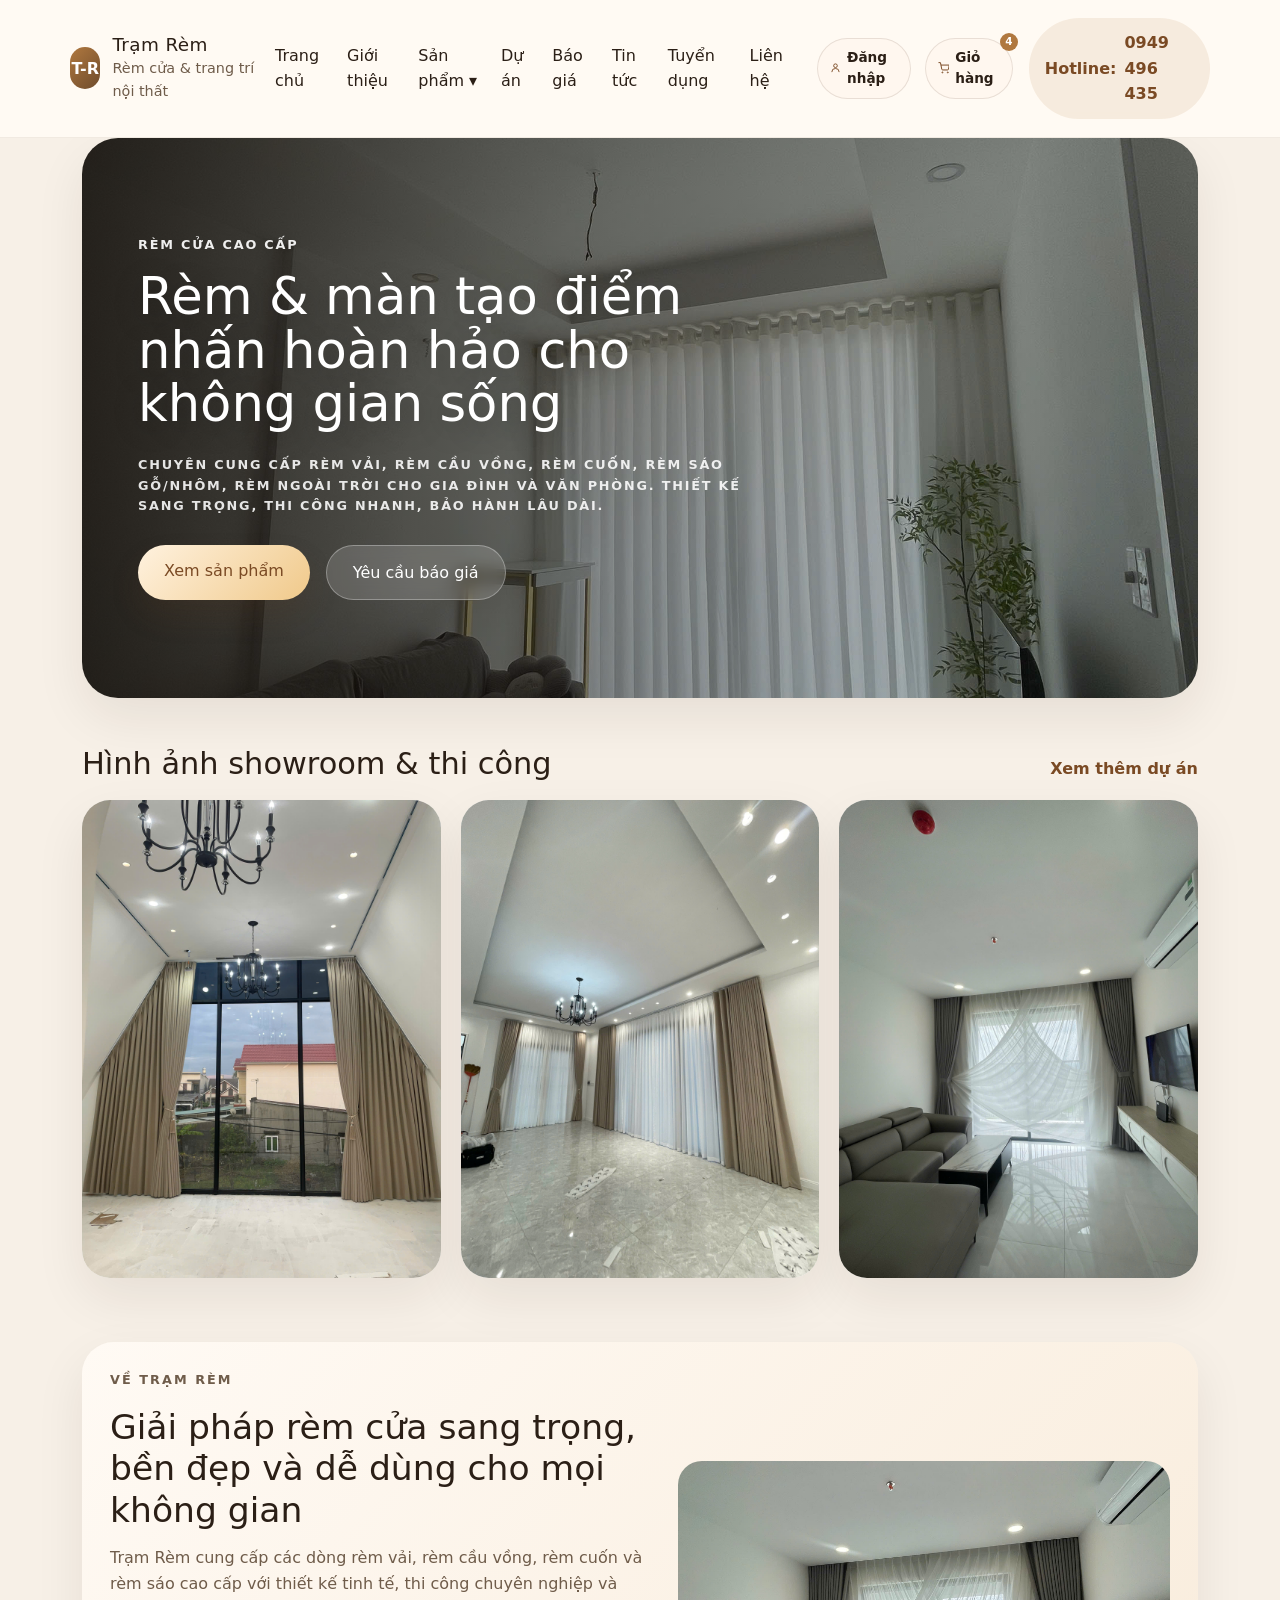
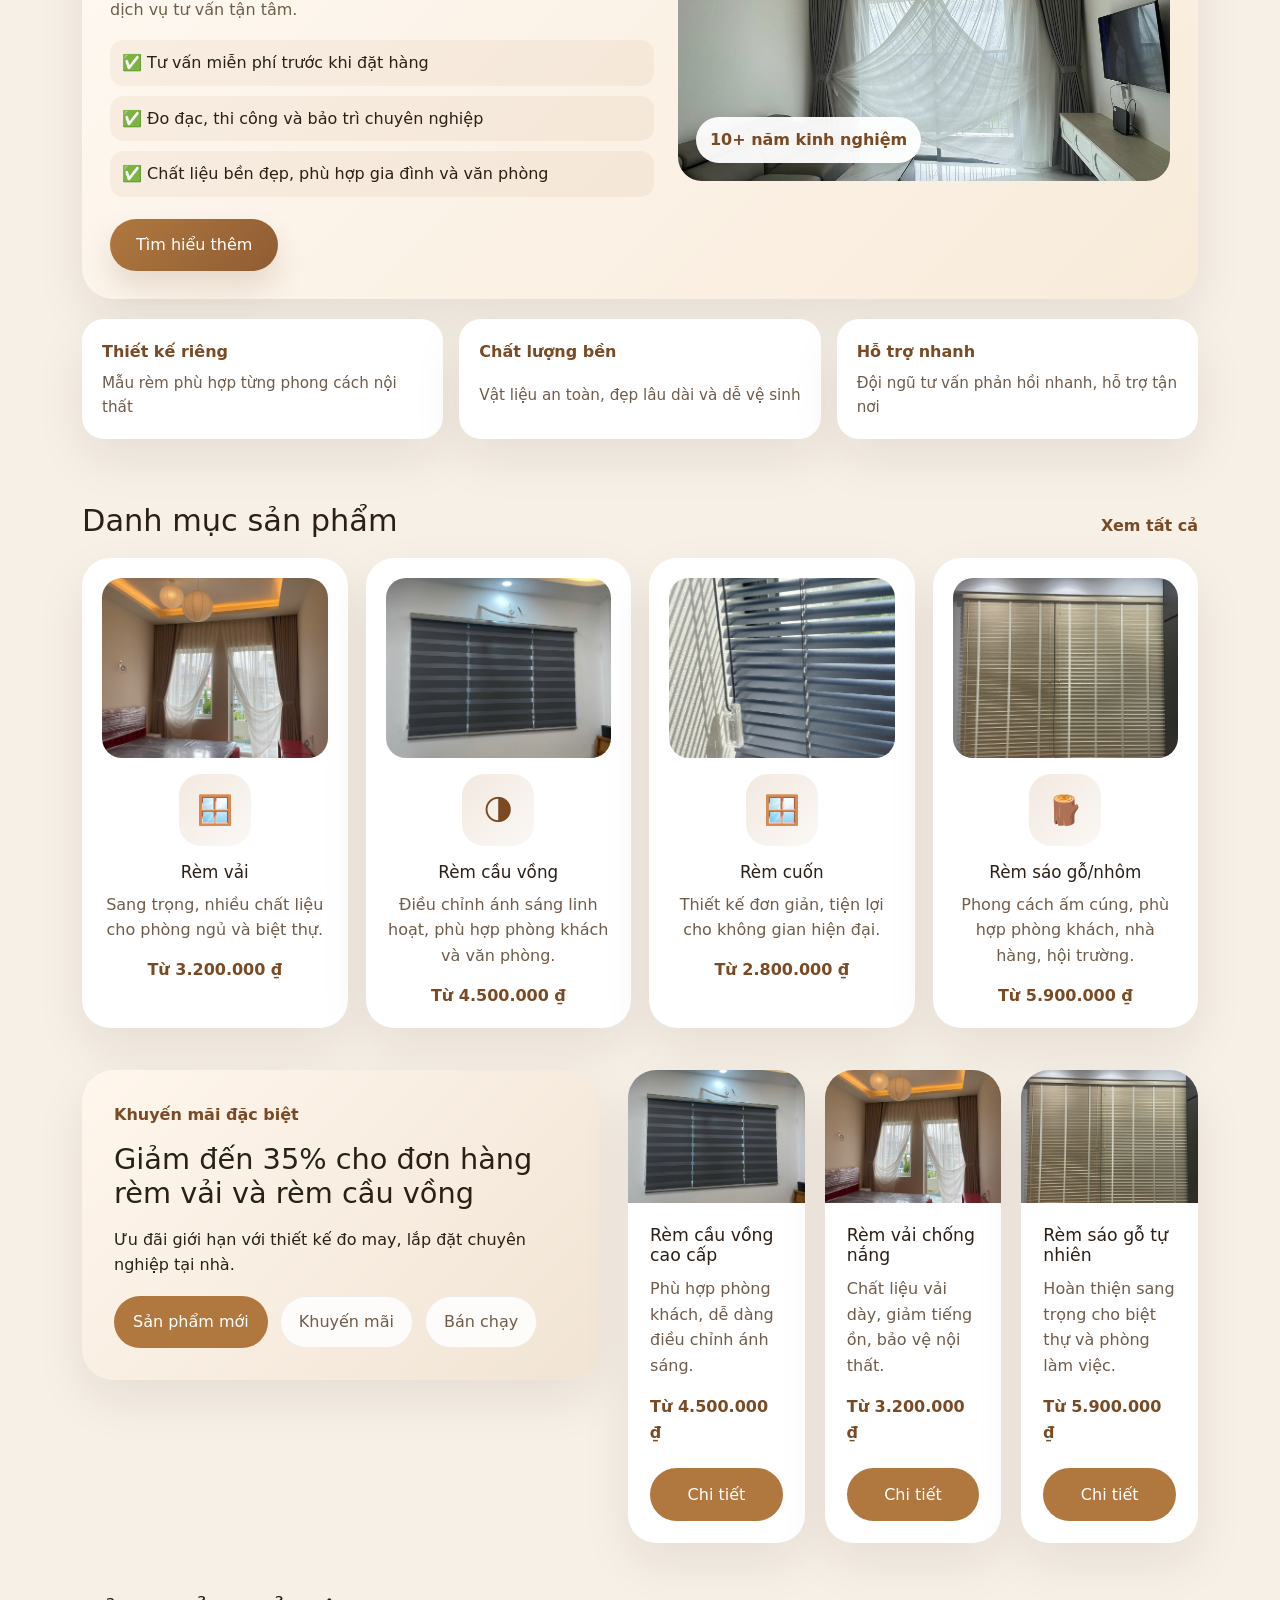
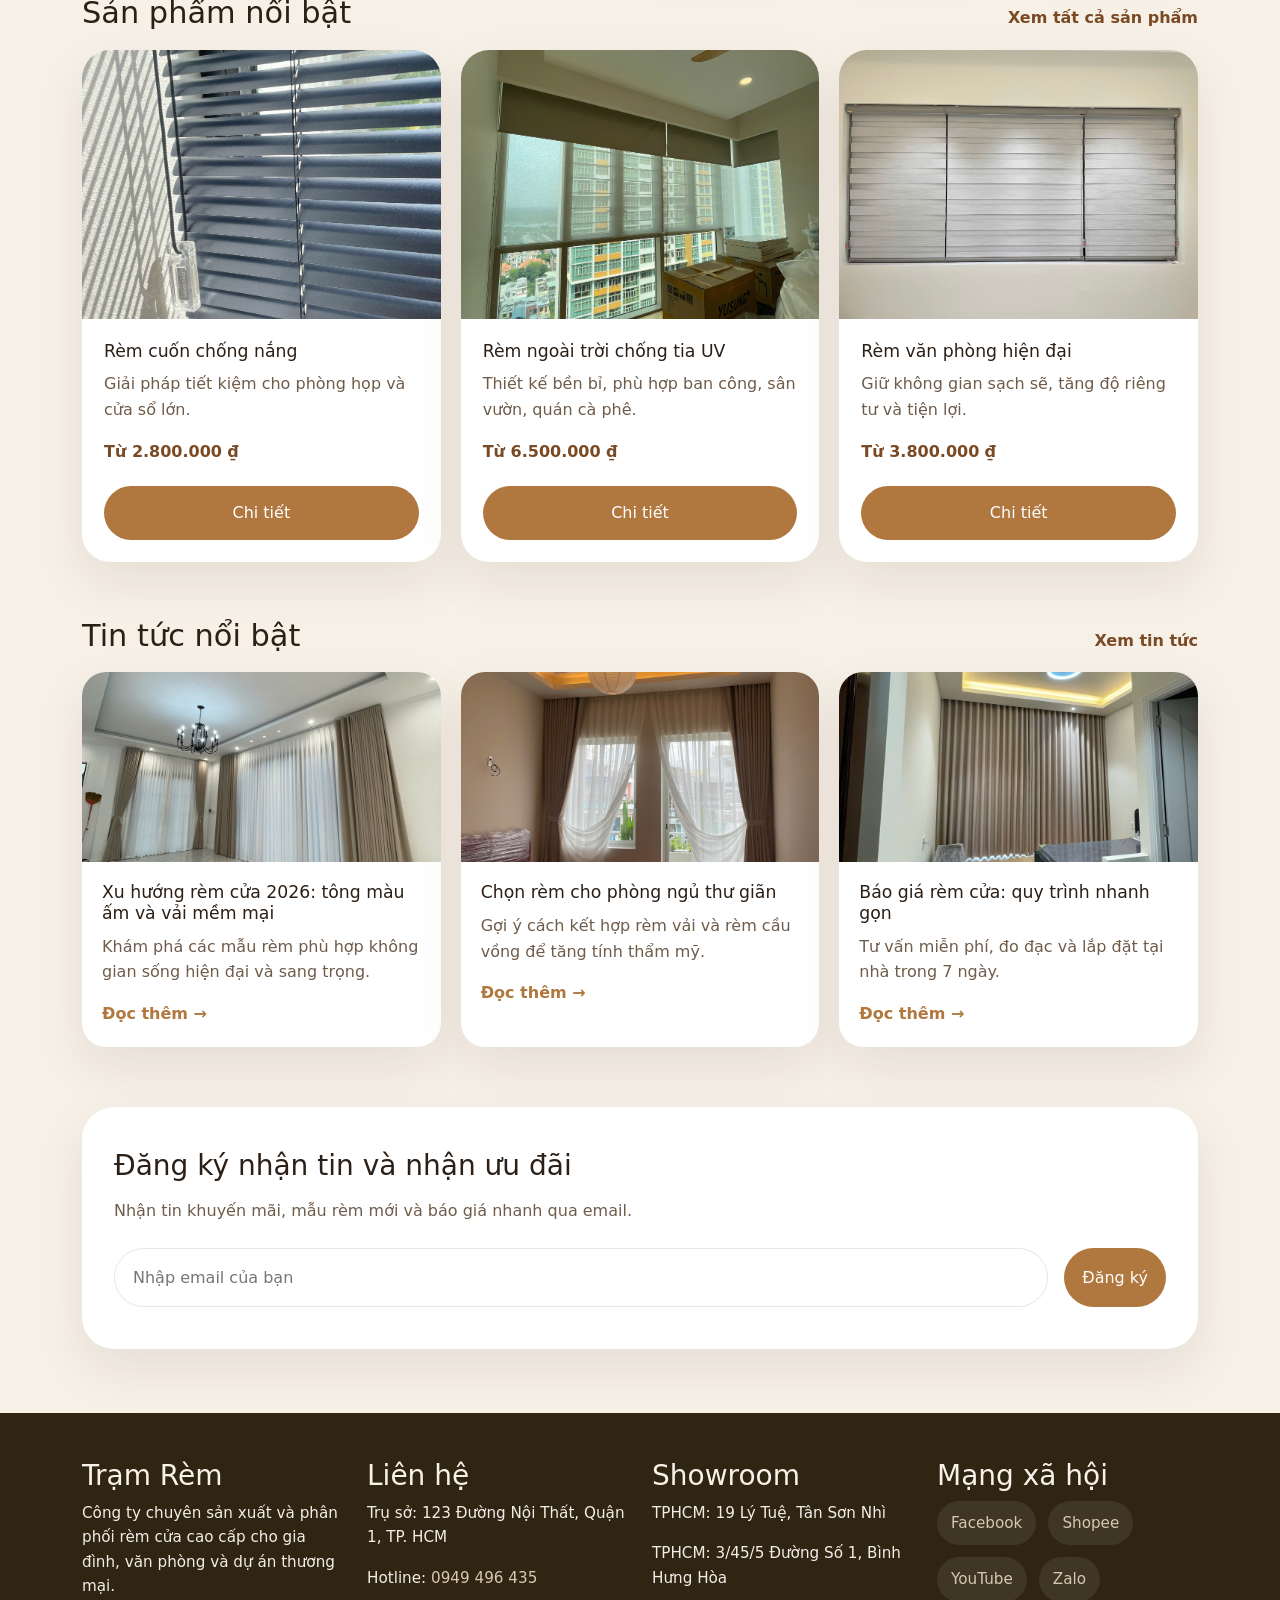
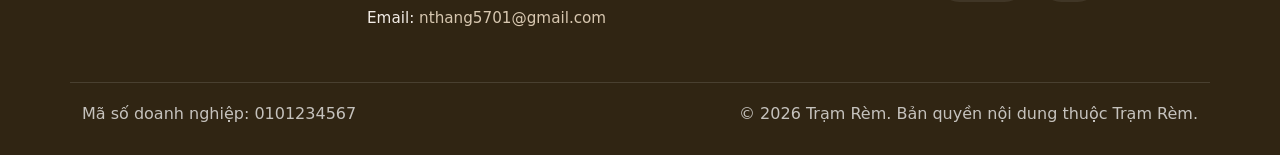
<file: index.html>
<!DOCTYPE html>
<html lang="vi">
<head>
  <meta charset="UTF-8" />
  <meta name="viewport" content="width=device-width, initial-scale=1.0" />
  <meta name="description" content="Công ty rèm cửa, màn cửa cao cấp - rèm vải, cầu vồng, cuốn, sáo gỗ/nhôm, ngoài trời, văn phòng. Thiết kế sang trọng, tư vấn miễn phí, báo giá nhanh." />
  <title>Trạm Rèm - Rèm cửa cao cấp | Rèm vải, cầu vồng, cuốn, sáo gỗ</title>
  <!-- Bootstrap 5.3.3 - required framework for responsive UI -->
  <link rel="stylesheet" href="https://cdn.jsdelivr.net/npm/bootstrap@5.3.3/dist/css/bootstrap.min.css" />
  <link rel="stylesheet" href="assets/css/styles.css" />
  <link rel="preconnect" href="https://fonts.googleapis.com" />
  <link rel="preconnect" href="https://fonts.gstatic.com" crossorigin />
  <link href="https://fonts.googleapis.com/css2?family=Inter:wght@400;500;600;700;800&display=swap" rel="stylesheet" />
  <!-- Google Tag Manager (GTM) -->
  <script>
  (function(w,d,s,l,i){w[l]=w[l]||[];w[l].push({'gtm.start':
  new Date().getTime(),event:'gtm.js'});var f=d.getElementsByTagName(s)[0],
  j=d.createElement(s),dl=l!='dataLayer'?'&l='+l:'';j.async=true;j.src=
  'https://www.googletagmanager.com/gtm.js?id='+i+dl;f.parentNode.insertBefore(j,f);
  })(window,document,'script','dataLayer','GTM-XXXXXXX');
  </script>
  <!-- End Google Tag Manager -->
</head>
<body>
  <!-- Google Tag Manager (noscript) -->
  <noscript><iframe src="https://www.googletagmanager.com/ns.html?id=GTM-XXXXXXX"
  height="0" width="0" style="display:none;visibility:hidden"></iframe></noscript>
  <!-- End Google Tag Manager (noscript) -->

  <header class="header">
    <div class="container header-inner">
      <a href="index.html" class="logo">
        <span class="logo-mark">T-R</span>
        <span class="logo-text">
          <h1>Trạm Rèm</h1>
          <p>Rèm cửa & trang trí nội thất</p>
        </span>
      </a>
      <nav class="navbar" aria-label="Menu chính">
        <ul class="menu">
          <li class="menu-item"><a href="index.html">Trang chủ</a></li>
          <li class="menu-item"><a href="about.html">Giới thiệu</a></li>
          <li class="menu-item">
            <a href="category.html">Sản phẩm ▾</a>
            <div class="dropdown" aria-label="Danh mục sản phẩm">
              <div class="dropdown-grid">
                <div class="dropdown-group">
                  <h4>Loại rèm</h4>
                  <a href="category.html">Rèm vải</a>
                  <a href="category.html">Rèm cầu vồng</a>
                  <a href="category.html">Rèm cuốn</a>
                  <a href="category.html">Rèm sáo gỗ</a>
                  <a href="category.html">Rèm sáo nhôm</a>
                  <a href="category.html">Rèm ngoài trời</a>
                </div>
                <div class="dropdown-group">
                  <h4>Không gian</h4>
                  <a href="category.html">Phòng khách</a>
                  <a href="category.html">Phòng ngủ</a>
                  <a href="category.html">Văn phòng</a>
                  <a href="category.html">Biệt thự</a>
                  <a href="category.html">Bệnh viện</a>
                  <a href="category.html">Hội trường</a>
                </div>
              </div>
            </div>
          </li>
          <li class="menu-item"><a href="projects.html">Dự án</a></li>
          <li class="menu-item"><a href="quote.html">Báo giá</a></li>
          <li class="menu-item"><a href="news.html">Tin tức</a></li>
          <li class="menu-item"><a href="careers.html">Tuyển dụng</a></li>
          <li class="menu-item"><a href="contact.html">Liên hệ</a></li>
        </ul>
      </nav>
      <div class="header-actions">
        <a href="login.html" class="icon-link" id="accountLink">
          <svg viewBox="0 0 24 24" fill="none" stroke="currentColor" stroke-width="2"><path d="M20 21a8 8 0 1 0-16 0"/><circle cx="12" cy="7" r="4"/></svg>
          <span id="accountLabel">Đăng nhập</span>
        </a>
        <a href="cart.html" class="icon-link">
          <svg viewBox="0 0 24 24" fill="none" stroke="currentColor" stroke-width="2"><circle cx="9" cy="21" r="1"/><circle cx="20" cy="21" r="1"/><path d="M1 1h4l2.68 13.39a2 2 0 0 0 2 1.61h9.72a2 2 0 0 0 2-1.61L23 6H6"/></svg>
          <span>Giỏ hàng</span>
          <span class="cart-badge" id="cartBadge">0</span>
        </a>
      </div>
      <div class="contact-chip">
        <span>Hotline:</span>
        <a href="tel:0949496435">0949 496 435</a>
      </div>
      <button class="mobile-toggle" aria-expanded="false" aria-controls="mobile-menu">
        <svg viewBox="0 0 24 24" fill="none" stroke="currentColor"><path d="M4 7h16M4 12h16M4 17h16" stroke-width="2" stroke-linecap="round"></path></svg>
      </button>
    </div>
    <div id="mobile-menu" class="mobile-menu" aria-label="Menu mobile">
      <nav>
        <a href="index.html">Trang chủ</a>
        <a href="about.html">Giới thiệu</a>
        <a href="category.html">Sản phẩm</a>
        <a href="projects.html">Dự án</a>
        <a href="quote.html">Báo giá</a>
        <a href="news.html">Tin tức</a>
        <a href="careers.html">Tuyển dụng</a>
        <a href="contact.html">Liên hệ</a>
        <a href="login.html">Đăng nhập</a>
        <a href="cart.html">Giỏ hàng</a>
      </nav>
    </div>
  </header>

  <main class="container">
    <section class="hero hero-banner">
      <div class="hero-copy">
        <p>Rèm cửa cao cấp</p>
        <h2>Rèm & màn tạo điểm nhấn hoàn hảo cho không gian sống</h2>
        <p class="hero-text">Chuyên cung cấp rèm vải, rèm cầu vồng, rèm cuốn, rèm sáo gỗ/nhôm, rèm ngoài trời cho gia đình và văn phòng. Thiết kế sang trọng, thi công nhanh, bảo hành lâu dài.</p>
        <div class="hero-buttons">
          <a href="category.html" class="btn">Xem sản phẩm</a>
          <a href="quote.html" class="btn-secondary">Yêu cầu báo giá</a>
        </div>
      </div>
    </section>

    <section class="image-gallery" style="margin-top:48px;">
      <div class="section-title">
        <h2>Hình ảnh showroom & thi công</h2>
        <a href="projects.html">Xem thêm dự án</a>
      </div>
      <div style="display:grid;grid-template-columns:repeat(3,minmax(0,1fr));gap:20px;">
        <article style="overflow:hidden;border-radius:28px;box-shadow:var(--shadow);background:#fff;">
          <img src="img/bietthu.jpg" alt="Showroom rèm cửa cao cấp" />
        </article>
        <article style="overflow:hidden;border-radius:28px;box-shadow:var(--shadow);background:#fff;">
          <img src="img/phongkhach.jpg" alt="Rèm phòng khách sang trọng" />
        </article>
        <article style="overflow:hidden;border-radius:28px;box-shadow:var(--shadow);background:#fff;">
          <img src="img/phongkhach2.jpg" alt="Thi công rèm cửa biệt thự" />
        </article>
      </div>
    </section>

    <section class="intro-showcase">
      <div class="intro-card">
        <div class="intro-copy">
          <p class="eyebrow">Về Trạm Rèm</p>
          <h2>Giải pháp rèm cửa sang trọng, bền đẹp và dễ dùng cho mọi không gian</h2>
          <p>Trạm Rèm cung cấp các dòng rèm vải, rèm cầu vồng, rèm cuốn và rèm sáo cao cấp với thiết kế tinh tế, thi công chuyên nghiệp và dịch vụ tư vấn tận tâm.</p>
          <div class="intro-highlights">
            <div>✅ Tư vấn miễn phí trước khi đặt hàng</div>
            <div>✅ Đo đạc, thi công và bảo trì chuyên nghiệp</div>
            <div>✅ Chất liệu bền đẹp, phù hợp gia đình và văn phòng</div>
          </div>
          <a href="about.html" class="btn">Tìm hiểu thêm</a>
        </div>
        <div class="intro-media">
          <img src="img/phongkhach2.jpg" alt="Không gian rèm cửa sang trọng" />
          <div class="intro-badge">10+ năm kinh nghiệm</div>
        </div>
      </div>

      <div class="intro-features">
        <article>
          <strong>Thiết kế riêng</strong>
          <span>Mẫu rèm phù hợp từng phong cách nội thất</span>
        </article>
        <article>
          <strong>Chất lượng bền</strong>
          <span>Vật liệu an toàn, đẹp lâu dài và dễ vệ sinh</span>
        </article>
        <article>
          <strong>Hỗ trợ nhanh</strong>
          <span>Đội ngũ tư vấn phản hồi nhanh, hỗ trợ tận nơi</span>
        </article>
      </div>
    </section>

    <section class="product-categories">
      <div class="section-title">
        <h2>Danh mục sản phẩm</h2>
        <a href="category.html">Xem tất cả</a>
      </div>
      <div class="category-grid">
        <article class="category-card">
          <img src="img/phongngu1.jpg" alt="Rèm vải sang trọng" />
          <span class="icon">🪟</span>
          <h3>Rèm vải</h3>
          <p>Sang trọng, nhiều chất liệu cho phòng ngủ và biệt thự.</p>
          <div class="category-price">Từ 3.200.000 ₫</div>
        </article>
        <article class="category-card">
          <img src="img/cauvong2.jpg" alt="Rèm cầu vồng hiện đại" />
          <span class="icon">🌗</span>
          <h3>Rèm cầu vồng</h3>
          <p>Điều chỉnh ánh sáng linh hoạt, phù hợp phòng khách và văn phòng.</p>
          <div class="category-price">Từ 4.500.000 ₫</div>
        </article>
        <article class="category-card">
          <img src="img/remcuon.jpg" alt="Rèm cuốn tiện lợi" />
          <span class="icon">🪟</span>
          <h3>Rèm cuốn</h3>
          <p>Thiết kế đơn giản, tiện lợi cho không gian hiện đại.</p>
          <div class="category-price">Từ 2.800.000 ₫</div>
        </article>
        <article class="category-card">
          <img src="img/saogo1.jpg" alt="Rèm sáo gỗ và nhôm" />
          <span class="icon">🪵</span>
          <h3>Rèm sáo gỗ/nhôm</h3>
          <p>Phong cách ấm cúng, phù hợp phòng khách, nhà hàng, hội trường.</p>
          <div class="category-price">Từ 5.900.000 ₫</div>
        </article>
      </div>
    </section>

    <section class="featured-bar">
      <div class="promo-card">
        <span class="label">Khuyến mãi đặc biệt</span>
        <h3>Giảm đến 35% cho đơn hàng rèm vải và rèm cầu vồng</h3>
        <p>Ưu đãi giới hạn với thiết kế đo may, lắp đặt chuyên nghiệp tại nhà.</p>
        <div class="promo-tabs">
          <button class="promo-tab active" data-promo-target="new">Sản phẩm mới</button>
          <button class="promo-tab" data-promo-target="sale">Khuyến mãi</button>
          <button class="promo-tab" data-promo-target="best">Bán chạy</button>
        </div>
      </div>
      <div class="products-grid">
        <article class="product-card">
          <img src="img/cauvong2.jpg" alt="Rèm cầu vồng phòng khách" />
          <div class="product-info">
            <h3>Rèm cầu vồng cao cấp</h3>
            <p>Phù hợp phòng khách, dễ dàng điều chỉnh ánh sáng.</p>
            <div class="price">Từ 4.500.000 ₫</div>
            <button>Chi tiết</button>
          </div>
        </article>
        <article class="product-card">
          <img src="img/phongngu1.jpg" alt="Rèm vải phòng ngủ" />
          <div class="product-info">
            <h3>Rèm vải chống nắng</h3>
            <p>Chất liệu vải dày, giảm tiếng ồn, bảo vệ nội thất.</p>
            <div class="price">Từ 3.200.000 ₫</div>
            <button>Chi tiết</button>
          </div>
        </article>
        <article class="product-card">
          <img src="img/saogo1.jpg" alt="Rèm sáo gỗ" />
          <div class="product-info">
            <h3>Rèm sáo gỗ tự nhiên</h3>
            <p>Hoàn thiện sang trọng cho biệt thự và phòng làm việc.</p>
            <div class="price">Từ 5.900.000 ₫</div>
            <button>Chi tiết</button>
          </div>
        </article>
      </div>
    </section>

    <section style="margin-top: 52px;">
      <div class="section-title">
        <h2>Sản phẩm nổi bật</h2>
        <a href="category.html">Xem tất cả sản phẩm</a>
      </div>
      <div class="products-grid">
        <article class="product-card">
          <img src="img/remcuon.jpg" alt="Rèm cuốn văn phòng" />
          <div class="product-info">
            <h3>Rèm cuốn chống nắng</h3>
            <p>Giải pháp tiết kiệm cho phòng họp và cửa sổ lớn.</p>
            <div class="price">Từ 2.800.000 ₫</div>
            <button>Chi tiết</button>
          </div>
        </article>
        <article class="product-card">
          <img src="img/ngoaitroi.jpg" alt="Rèm ngoài trời sang trọng" />
          <div class="product-info">
            <h3>Rèm ngoài trời chống tia UV</h3>
            <p>Thiết kế bền bỉ, phù hợp ban công, sân vườn, quán cà phê.</p>
            <div class="price">Từ 6.500.000 ₫</div>
            <button>Chi tiết</button>
          </div>
        </article>
        <article class="product-card">
          <img src="img/vanphong.jpg" alt="Rèm văn phòng hiện đại" />
          <div class="product-info">
            <h3>Rèm văn phòng hiện đại</h3>
            <p>Giữ không gian sạch sẽ, tăng độ riêng tư và tiện lợi.</p>
            <div class="price">Từ 3.800.000 ₫</div>
            <button>Chi tiết</button>
          </div>
        </article>
      </div>
    </section>

    <section style="margin-top: 56px;">
      <div class="section-title">
        <h2>Tin tức nổi bật</h2>
        <a href="news.html">Xem tin tức</a>
      </div>
      <div class="news-grid">
        <article class="news-card">
          <img src="img/xuhuong.jpg" alt="Xu hướng rèm cửa 2026" />
          <div class="news-card-content">
            <h3>Xu hướng rèm cửa 2026: tông màu ấm và vải mềm mại</h3>
            <p>Khám phá các mẫu rèm phù hợp không gian sống hiện đại và sang trọng.</p>
            <a href="news.html">Đọc thêm →</a>
          </div>
        </article>
        <article class="news-card">
          <img src="img/phongngu1.jpg" alt="Chọn rèm cho phòng ngủ" />
          <div class="news-card-content">
            <h3>Chọn rèm cho phòng ngủ thư giãn</h3>
            <p>Gợi ý cách kết hợp rèm vải và rèm cầu vồng để tăng tính thẩm mỹ.</p>
            <a href="news.html">Đọc thêm →</a>
          </div>
        </article>
        <article class="news-card">
          <img src="img/1785340319837_110670242217108134_5397556401215932360_b35e3a2661e2be4c776d49032c3415ff.jpg" alt="Báo giá rèm cửa nhanh chóng" />
          <div class="news-card-content">
            <h3>Báo giá rèm cửa: quy trình nhanh gọn</h3>
            <p>Tư vấn miễn phí, đo đạc và lắp đặt tại nhà trong 7 ngày.</p>
            <a href="quote.html">Đọc thêm →</a>
          </div>
        </article>
      </div>
    </section>

    <section class="newsletter">
      <h3>Đăng ký nhận tin và nhận ưu đãi</h3>
      <p>Nhận tin khuyến mãi, mẫu rèm mới và báo giá nhanh qua email.</p>
      <form class="newsletter-form" action="https://formsubmit.co/marketing@remvien.com" method="POST">
        <input type="email" name="email" placeholder="Nhập email của bạn" required />
        <button type="submit">Đăng ký</button>
      </form>
    </section>
  </main>

  <footer class="footer">
    <div class="container footer-grid">
      <div>
        <h3>Trạm Rèm</h3>
        <p>Công ty chuyên sản xuất và phân phối rèm cửa cao cấp cho gia đình, văn phòng và dự án thương mại.</p>
      </div>
      <div>
        <h3>Liên hệ</h3>
        <p>Trụ sở: 123 Đường Nội Thất, Quận 1, TP. HCM</p>
        <p>Hotline: <a href="tel:0949496435">0949 496 435</a></p>
        <p>Email: <a href="mailto:nthang5701@gmail.com">nthang5701@gmail.com</a></p>
      </div>
      <div>
        <h3>Showroom</h3>
        <p>TPHCM: 19 Lý Tuệ, Tân Sơn Nhì</p>
        <p>TPHCM: 3/45/5 Đường Số 1, Bình Hưng Hòa</p>
      </div>
      <div>
        <h3>Mạng xã hội</h3>
        <div class="socials">
          <a href="#">Facebook</a>
          <a href="#">Shopee</a>
          <a href="#">YouTube</a>
          <a href="#">Zalo</a>
        </div>
      </div>
    </div>
    <div class="container footer-bottom">
      <span>Mã số doanh nghiệp: 0101234567</span>
      <span>© 2026 Trạm Rèm. Bản quyền nội dung thuộc Trạm Rèm.</span>
    </div>
  </footer>

  <div class="popup" role="dialog" aria-modal="true" aria-labelledby="popup-title">
    <div class="popup-panel">
      <button class="popup-close" aria-label="Đóng">×</button>
      <div class="popup-header">
        <h3 id="popup-title">Đặt lịch hẹn tư vấn</h3>
        <p>Để lại thông tin, chúng tôi sẽ liên hệ và tư vấn lựa chọn rèm phù hợp.</p>
      </div>
      <div class="popup-body">
        <form action="https://formsubmit.co/marketing@remvien.com" method="POST">
          <label>
            Họ và tên
            <input type="text" name="name" required placeholder="Nhập họ tên" />
          </label>
          <label>
            Số điện thoại
            <input type="tel" name="phone" required placeholder="Nhập SĐT" />
          </label>
          <label>
            Nhu cầu
            <textarea name="message" rows="4" placeholder="Ví dụ: rèm cho phòng khách biệt thự" required></textarea>
          </label>
          <button type="submit">Gửi yêu cầu</button>
        </form>
      </div>
    </div>
  </div>

  <script src="assets/js/shop.js"></script>
  <script src="assets/js/main.js"></script>
  <!-- Bootstrap 5.3.3 JavaScript bundle -->
  <script src="https://cdn.jsdelivr.net/npm/bootstrap@5.3.3/dist/js/bootstrap.bundle.min.js"></script>

</body>
</html>
</file>
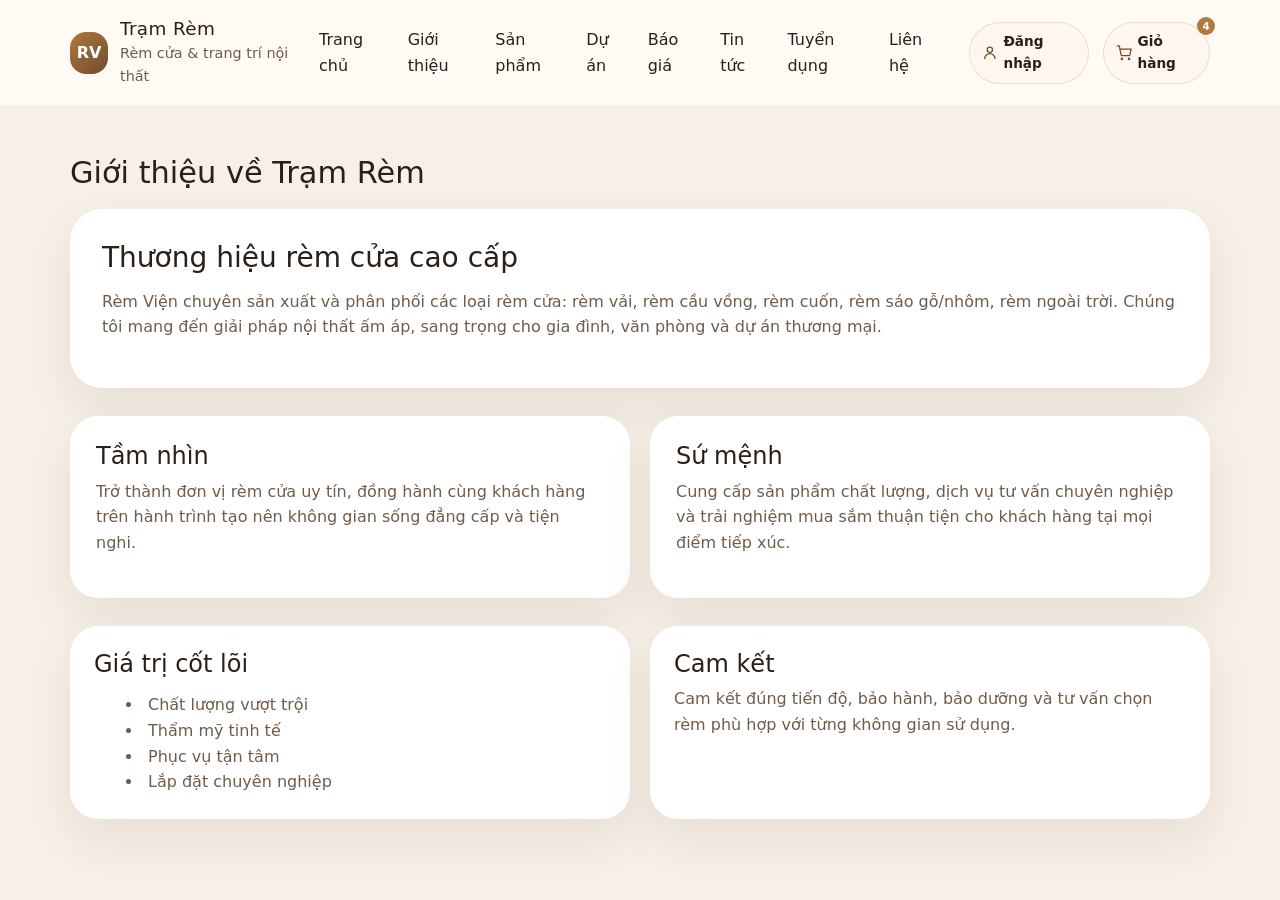
<file: about.html>
<!DOCTYPE html>
<html lang="vi">
<head>
  <meta charset="UTF-8" />
  <meta name="viewport" content="width=device-width, initial-scale=1.0" />
  <meta name="description" content="Giới thiệu công ty Trạm Rèm - chuyên sản xuất và phân phối rèm cửa cao cấp, thi công showroom, văn phòng, biệt thự." />
  <title>Giới thiệu | Trạm Rèm</title>
  <!-- Bootstrap 5.3.3 - required framework for responsive UI -->
  <link rel="stylesheet" href="https://cdn.jsdelivr.net/npm/bootstrap@5.3.3/dist/css/bootstrap.min.css" />
  <link rel="stylesheet" href="assets/css/styles.css" />
</head>
<body>
  <header class="header">
    <div class="container header-inner">
      <a href="index.html" class="logo">
        <span class="logo-mark">RV</span>
        <span class="logo-text">
          <h1>Trạm Rèm</h1>
          <p>Rèm cửa & trang trí nội thất</p>
        </span>
      </a>
      <nav class="navbar" aria-label="Menu chính">
        <ul class="menu">
          <li class="menu-item"><a href="index.html">Trang chủ</a></li>
          <li class="menu-item"><a href="about.html">Giới thiệu</a></li>
          <li class="menu-item"><a href="category.html">Sản phẩm</a></li>
          <li class="menu-item"><a href="projects.html">Dự án</a></li>
          <li class="menu-item"><a href="quote.html">Báo giá</a></li>
          <li class="menu-item"><a href="news.html">Tin tức</a></li>
          <li class="menu-item"><a href="careers.html">Tuyển dụng</a></li>
          <li class="menu-item"><a href="contact.html">Liên hệ</a></li>
        </ul>
      </nav>
      <div class="header-actions">
        <a href="login.html" class="icon-link" id="accountLink">
          <svg viewBox="0 0 24 24" fill="none" stroke="currentColor" stroke-width="2"><path d="M20 21a8 8 0 1 0-16 0"/><circle cx="12" cy="7" r="4"/></svg>
          <span id="accountLabel">Đăng nhập</span>
        </a>
        <a href="cart.html" class="icon-link">
          <svg viewBox="0 0 24 24" fill="none" stroke="currentColor" stroke-width="2"><circle cx="9" cy="21" r="1"/><circle cx="20" cy="21" r="1"/><path d="M1 1h4l2.68 13.39a2 2 0 0 0 2 1.61h9.72a2 2 0 0 0 2-1.61L23 6H6"/></svg>
          <span>Giỏ hàng</span>
          <span class="cart-badge" id="cartBadge">0</span>
        </a>
      </div>
    </div>
  </header>
  <main class="container" style="padding: 48px 0;">
    <div class="section-title">
      <h2>Giới thiệu về Trạm Rèm</h2>
    </div>
    <section style="display:grid;gap:28px;">
      <div style="background:#fff;padding:32px;border-radius:32px;box-shadow:var(--shadow);">
        <h3>Thương hiệu rèm cửa cao cấp</h3>
        <p style="color:var(--muted);margin-top:14px;">Rèm Viện chuyên sản xuất và phân phối các loại rèm cửa: rèm vải, rèm cầu vồng, rèm cuốn, rèm sáo gỗ/nhôm, rèm ngoài trời. Chúng tôi mang đến giải pháp nội thất ấm áp, sang trọng cho gia đình, văn phòng và dự án thương mại.</p>
      </div>
      <div style="display:grid;grid-template-columns:1fr 1fr;gap:20px;">
        <div style="background:#fff;padding:26px;border-radius:28px;box-shadow:var(--shadow);">
          <h4>Tầm nhìn</h4>
          <p style="color:var(--muted);">Trở thành đơn vị rèm cửa uy tín, đồng hành cùng khách hàng trên hành trình tạo nên không gian sống đẳng cấp và tiện nghi.</p>
        </div>
        <div style="background:#fff;padding:26px;border-radius:28px;box-shadow:var(--shadow);">
          <h4>Sứ mệnh</h4>
          <p style="color:var(--muted);">Cung cấp sản phẩm chất lượng, dịch vụ tư vấn chuyên nghiệp và trải nghiệm mua sắm thuận tiện cho khách hàng tại mọi điểm tiếp xúc.</p>
        </div>
      </div>
      <div style="display:grid;grid-template-columns:1fr 1fr;gap:20px;">
        <div style="background:#fff;padding:24px;border-radius:28px;box-shadow:var(--shadow);">
          <h4>Giá trị cốt lõi</h4>
          <ul style="list-style:disc inside;margin:14px 0 0;color:var(--muted);">
            <li>Chất lượng vượt trội</li>
            <li>Thẩm mỹ tinh tế</li>
            <li>Phục vụ tận tâm</li>
            <li>Lắp đặt chuyên nghiệp</li>
          </ul>
        </div>
        <div style="background:#fff;padding:24px;border-radius:28px;box-shadow:var(--shadow);">
          <h4>Cam kết</h4>
          <p style="color:var(--muted);">Cam kết đúng tiến độ, bảo hành, bảo dưỡng và tư vấn chọn rèm phù hợp với từng không gian sử dụng.</p>
        </div>
      </div>
    </section>
  </main>
  <script src="assets/js/shop.js"></script>
  <!-- Bootstrap 5.3.3 JavaScript bundle -->
  <script src="https://cdn.jsdelivr.net/npm/bootstrap@5.3.3/dist/js/bootstrap.bundle.min.js"></script>

</body>
</html>
</file>
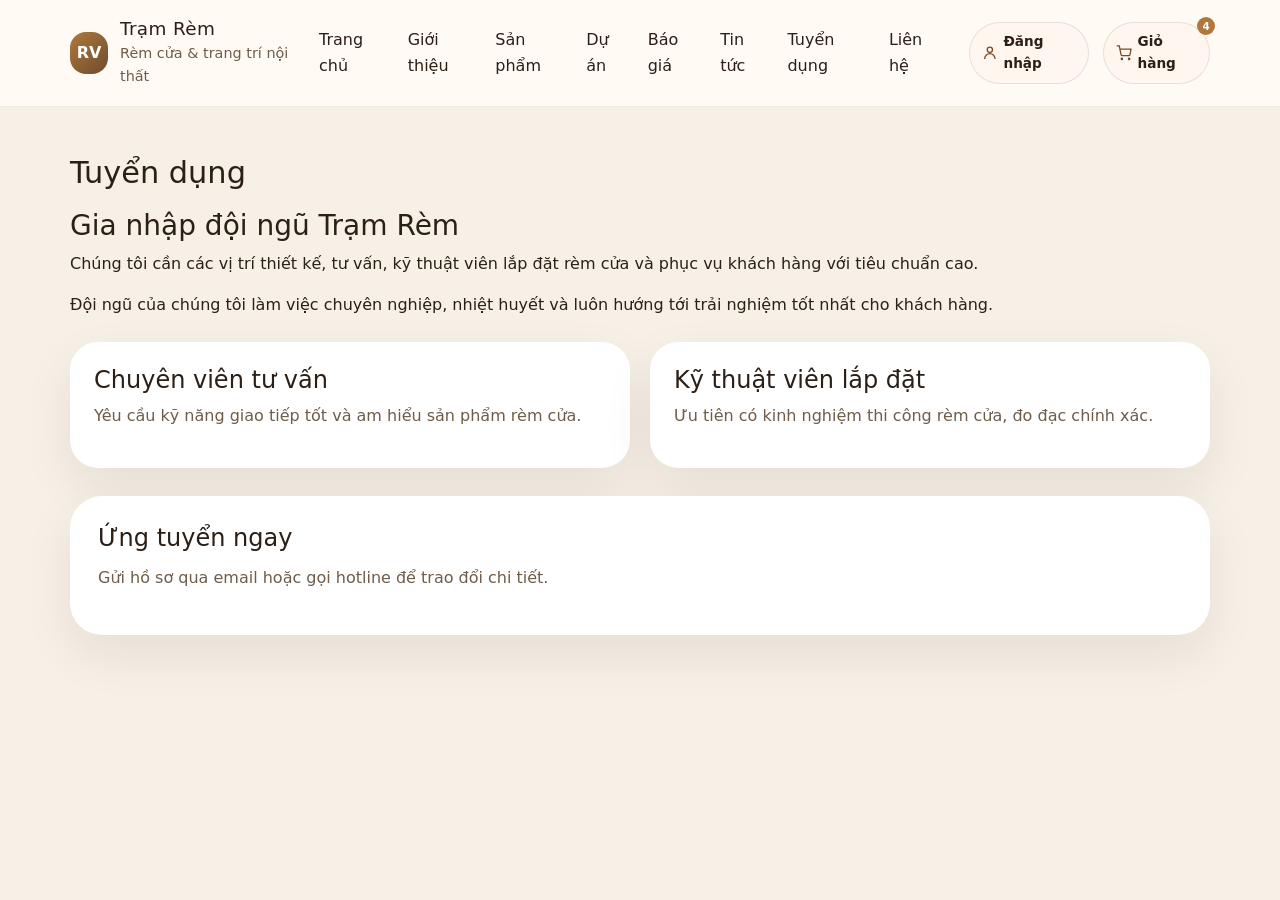
<file: careers.html>
<!DOCTYPE html>
<html lang="vi">
<head>
  <meta charset="UTF-8" />
  <meta name="viewport" content="width=device-width, initial-scale=1.0" />
  <meta name="description" content="Tuyển dụng Trạm Rèm: kỹ thuật viên, thiết kế nội thất, tư vấn bán hàng, lắp đặt rèm cửa. Tham gia đội ngũ chuyên nghiệp." />
  <title>Tuyển dụng | Trạm Rèm</title>
  <!-- Bootstrap 5.3.3 - required framework for responsive UI -->
  <link rel="stylesheet" href="https://cdn.jsdelivr.net/npm/bootstrap@5.3.3/dist/css/bootstrap.min.css" />
  <link rel="stylesheet" href="assets/css/styles.css" />
</head>
<body>
  <header class="header">
    <div class="container header-inner">
      <a href="index.html" class="logo">
        <span class="logo-mark">RV</span>
        <span class="logo-text">
          <h1>Trạm Rèm</h1>
          <p>Rèm cửa & trang trí nội thất</p>
        </span>
      </a>
      <nav class="navbar" aria-label="Menu chính">
        <ul class="menu">
          <li class="menu-item"><a href="index.html">Trang chủ</a></li>
          <li class="menu-item"><a href="about.html">Giới thiệu</a></li>
          <li class="menu-item"><a href="category.html">Sản phẩm</a></li>
          <li class="menu-item"><a href="projects.html">Dự án</a></li>
          <li class="menu-item"><a href="quote.html">Báo giá</a></li>
          <li class="menu-item"><a href="news.html">Tin tức</a></li>
          <li class="menu-item"><a href="careers.html">Tuyển dụng</a></li>
          <li class="menu-item"><a href="contact.html">Liên hệ</a></li>
        </ul>
      </nav>
      <div class="header-actions">
        <a href="login.html" class="icon-link" id="accountLink">
          <svg viewBox="0 0 24 24" fill="none" stroke="currentColor" stroke-width="2"><path d="M20 21a8 8 0 1 0-16 0"/><circle cx="12" cy="7" r="4"/></svg>
          <span id="accountLabel">Đăng nhập</span>
        </a>
        <a href="cart.html" class="icon-link">
          <svg viewBox="0 0 24 24" fill="none" stroke="currentColor" stroke-width="2"><circle cx="9" cy="21" r="1"/><circle cx="20" cy="21" r="1"/><path d="M1 1h4l2.68 13.39a2 2 0 0 0 2 1.61h9.72a2 2 0 0 0 2-1.61L23 6H6"/></svg>
          <span>Giỏ hàng</span>
          <span class="cart-badge" id="cartBadge">0</span>
        </a>
      </div>
    </div>
  </header>
  <main class="container" style="padding: 48px 0;">
    <div class="section-title">
      <h2>Tuyển dụng</h2>
    </div>
    <section class="page-hero" style="margin-bottom: 24px;">
      <div class="page-hero-card">
        <h3>Gia nhập đội ngũ Trạm Rèm</h3>
        <p>Chúng tôi cần các vị trí thiết kế, tư vấn, kỹ thuật viên lắp đặt rèm cửa và phục vụ khách hàng với tiêu chuẩn cao.</p>
        <p>Đội ngũ của chúng tôi làm việc chuyên nghiệp, nhiệt huyết và luôn hướng tới trải nghiệm tốt nhất cho khách hàng.</p>
      </div>
    </section>
    <section style="display:grid;gap:28px;">
      <div style="display:grid;grid-template-columns:1fr 1fr;gap:20px;">
        <article style="background:#fff;padding:24px;border-radius:28px;box-shadow:var(--shadow);">
          <h4>Chuyên viên tư vấn</h4>
          <p style="color:var(--muted);">Yêu cầu kỹ năng giao tiếp tốt và am hiểu sản phẩm rèm cửa.</p>
        </article>
        <article style="background:#fff;padding:24px;border-radius:28px;box-shadow:var(--shadow);">
          <h4>Kỹ thuật viên lắp đặt</h4>
          <p style="color:var(--muted);">Ưu tiên có kinh nghiệm thi công rèm cửa, đo đạc chính xác.</p>
        </article>
      </div>
      <div style="background:#fff;padding:28px;border-radius:32px;box-shadow:var(--shadow);">
        <h4>Ứng tuyển ngay</h4>
        <p style="color:var(--muted);margin-top:12px;">Gửi hồ sơ qua email hoặc gọi hotline để trao đổi chi tiết.</p>
      </div>
    </section>
  </main>
  <script src="assets/js/shop.js"></script>
  <!-- Bootstrap 5.3.3 JavaScript bundle -->
  <script src="https://cdn.jsdelivr.net/npm/bootstrap@5.3.3/dist/js/bootstrap.bundle.min.js"></script>

</body>
</html>
</file>
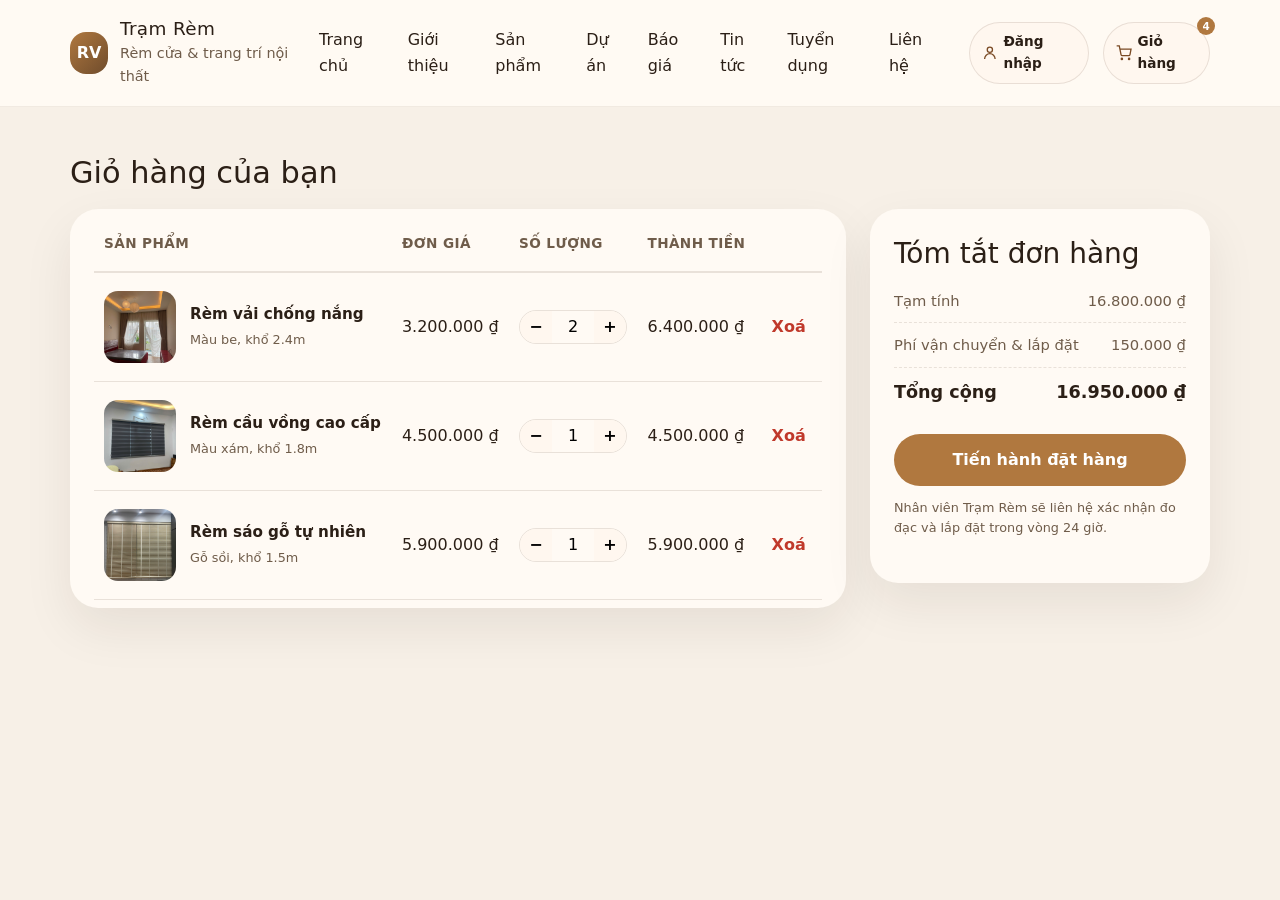
<file: cart.html>
<!DOCTYPE html>
<html lang="vi">
<head>
  <meta charset="UTF-8" />
  <meta name="viewport" content="width=device-width, initial-scale=1.0" />
  <meta name="description" content="Giỏ hàng Trạm Rèm: xem lại sản phẩm đã chọn, điều chỉnh số lượng và tổng tiền trước khi đặt hàng." />
  <title>Giỏ hàng | Trạm Rèm</title>
  <!-- Bootstrap 5.3.3 - required framework for responsive UI -->
  <link rel="stylesheet" href="https://cdn.jsdelivr.net/npm/bootstrap@5.3.3/dist/css/bootstrap.min.css" />
  <link rel="stylesheet" href="assets/css/styles.css" />
</head>
<body>
  <header class="header">
    <div class="container header-inner">
      <a href="index.html" class="logo">
        <span class="logo-mark">RV</span>
        <span class="logo-text">
          <h1>Trạm Rèm</h1>
          <p>Rèm cửa & trang trí nội thất</p>
        </span>
      </a>
      <nav class="navbar" aria-label="Menu chính">
        <ul class="menu">
          <li class="menu-item"><a href="index.html">Trang chủ</a></li>
          <li class="menu-item"><a href="about.html">Giới thiệu</a></li>
          <li class="menu-item"><a href="category.html">Sản phẩm</a></li>
          <li class="menu-item"><a href="projects.html">Dự án</a></li>
          <li class="menu-item"><a href="quote.html">Báo giá</a></li>
          <li class="menu-item"><a href="news.html">Tin tức</a></li>
          <li class="menu-item"><a href="careers.html">Tuyển dụng</a></li>
          <li class="menu-item"><a href="contact.html">Liên hệ</a></li>
        </ul>
      </nav>
      <div class="header-actions">
        <a href="login.html" class="icon-link" id="accountLink">
          <svg viewBox="0 0 24 24" fill="none" stroke="currentColor" stroke-width="2"><path d="M20 21a8 8 0 1 0-16 0"/><circle cx="12" cy="7" r="4"/></svg>
          <span id="accountLabel">Đăng nhập</span>
        </a>
        <a href="cart.html" class="icon-link">
          <svg viewBox="0 0 24 24" fill="none" stroke="currentColor" stroke-width="2"><circle cx="9" cy="21" r="1"/><circle cx="20" cy="21" r="1"/><path d="M1 1h4l2.68 13.39a2 2 0 0 0 2 1.61h9.72a2 2 0 0 0 2-1.61L23 6H6"/></svg>
          <span>Giỏ hàng</span>
          <span class="cart-badge" id="cartBadge">0</span>
        </a>
      </div>
    </div>
  </header>

  <main class="container" style="padding: 48px 0;">
    <div class="section-title">
      <h2>Giỏ hàng của bạn</h2>
    </div>

    <section class="cart-layout">
      <div class="cart-table-wrap" id="cartTableWrap">
        <table class="cart-table" id="cartTable">
          <thead>
            <tr>
              <th>Sản phẩm</th>
              <th>Đơn giá</th>
              <th>Số lượng</th>
              <th>Thành tiền</th>
              <th></th>
            </tr>
          </thead>
          <tbody id="cartBody"></tbody>
        </table>
        <div class="cart-empty" id="cartEmptyMsg" style="display:none;">
          Giỏ hàng của bạn đang trống. <a href="category.html" style="color:var(--accent-dark); font-weight:700;">Tiếp tục mua sắm →</a>
        </div>
      </div>

      <aside class="cart-summary">
        <h3>Tóm tắt đơn hàng</h3>
        <div class="summary-row"><span>Tạm tính</span><span id="sumSubtotal">0 ₫</span></div>
        <div class="summary-row"><span>Phí vận chuyển & lắp đặt</span><span id="sumShipping">0 ₫</span></div>
        <div class="summary-row total"><span>Tổng cộng</span><span id="sumTotal">0 ₫</span></div>
        <button class="auth-submit" id="checkoutBtn" style="margin-top:18px;">Tiến hành đặt hàng</button>
        <p style="font-size:0.8rem; color:var(--muted); margin-top:12px;">Nhân viên Trạm Rèm sẽ liên hệ xác nhận đo đạc và lắp đặt trong vòng 24 giờ.</p>
      </aside>
    </section>
  </main>

  <script src="assets/js/shop.js"></script>
  <script>
    (function () {
      const currency = new Intl.NumberFormat('vi-VN');
      const SHIPPING_FEE = 150000;

      function formatVnd(n) {
        return currency.format(n) + ' ₫';
      }

      function render() {
        const cart = trGetCart();
        const body = document.getElementById('cartBody');
        const emptyMsg = document.getElementById('cartEmptyMsg');
        const table = document.getElementById('cartTable');
        body.innerHTML = '';

        if (cart.length === 0) {
          table.style.display = 'none';
          emptyMsg.style.display = 'block';
          updateSummary(cart);
          return;
        }
        table.style.display = 'table';
        emptyMsg.style.display = 'none';

        cart.forEach((item) => {
          const tr = document.createElement('tr');
          tr.innerHTML = `
            <td>
              <div class="cart-product">
                <img src="${item.img}" alt="${item.name}" />
                <div>
                  <strong>${item.name}</strong>
                  <span>${item.variant || ''}</span>
                </div>
              </div>
            </td>
            <td>${formatVnd(item.price)}</td>
            <td>
              <div class="qty-control">
                <button type="button" data-action="dec" data-id="${item.id}">−</button>
                <input type="text" value="${item.qty}" data-id="${item.id}" readonly />
                <button type="button" data-action="inc" data-id="${item.id}">+</button>
              </div>
            </td>
            <td>${formatVnd(item.price * item.qty)}</td>
            <td><button class="remove-item" data-action="remove" data-id="${item.id}">Xoá</button></td>
          `;
          body.appendChild(tr);
        });

        updateSummary(cart);
      }

      function updateSummary(cart) {
        const subtotal = cart.reduce((sum, item) => sum + item.price * item.qty, 0);
        const shipping = cart.length ? SHIPPING_FEE : 0;
        document.getElementById('sumSubtotal').textContent = formatVnd(subtotal);
        document.getElementById('sumShipping').textContent = formatVnd(shipping);
        document.getElementById('sumTotal').textContent = formatVnd(subtotal + shipping);
      }

      document.getElementById('cartBody').addEventListener('click', function (event) {
        const btn = event.target.closest('button');
        if (!btn) return;
        const id = btn.dataset.id;
        const cart = trGetCart();
        const item = cart.find((p) => p.id === id);
        if (!item) return;

        if (btn.dataset.action === 'inc') {
          item.qty += 1;
        } else if (btn.dataset.action === 'dec') {
          item.qty = Math.max(1, item.qty - 1);
        } else if (btn.dataset.action === 'remove') {
          const idx = cart.indexOf(item);
          cart.splice(idx, 1);
        }
        trSetCart(cart);
        render();
      });

      document.getElementById('checkoutBtn').addEventListener('click', function () {
        const cart = trGetCart();
        if (cart.length === 0) {
          alert('Giỏ hàng của bạn đang trống.');
          return;
        }
        const user = trGetUser();
        if (!user) {
          alert('Vui lòng đăng nhập trước khi đặt hàng.');
          window.location.href = 'login.html';
          return;
        }
        alert('Cảm ơn bạn! Đơn hàng đã được ghi nhận, Trạm Rèm sẽ liên hệ xác nhận sớm nhất.');
        trSetCart([]);
        render();
      });

      render();
    })();
  </script>
  <!-- Bootstrap 5.3.3 JavaScript bundle -->
  <script src="https://cdn.jsdelivr.net/npm/bootstrap@5.3.3/dist/js/bootstrap.bundle.min.js"></script>

</body>
</html>
</file>
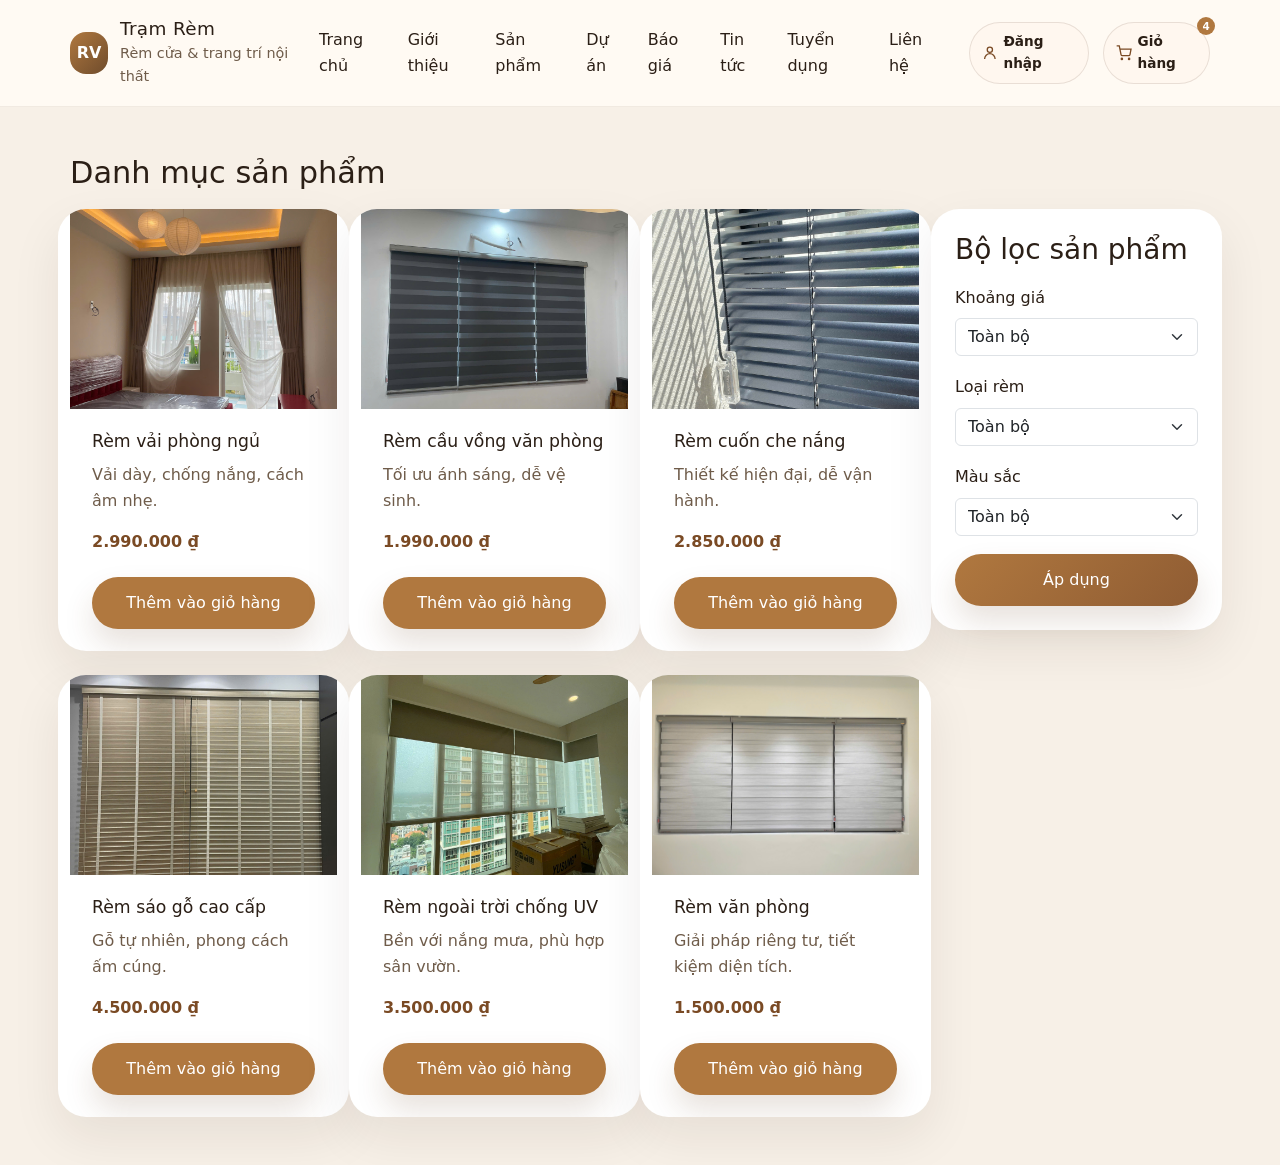
<file: category.html>
<!DOCTYPE html>
<html lang="vi">
<head>
  <meta charset="UTF-8" />
  <meta name="viewport" content="width=device-width, initial-scale=1.0" />
  <meta name="description" content="Danh mục sản phẩm Trạm Rèm: rèm vải, rèm cầu vồng, rèm cuốn, rèm sáo gỗ, rèm ngoài trời. Bộ lọc giá, chất liệu, màu sắc phù hợp nội thất." />
  <title>Sản phẩm | Trạm Rèm</title>
  <!-- Bootstrap 5.3.3 - required framework for responsive UI -->
  <link rel="stylesheet" href="https://cdn.jsdelivr.net/npm/bootstrap@5.3.3/dist/css/bootstrap.min.css" />
  <link rel="stylesheet" href="assets/css/styles.css" />
</head>
<body>
  <header class="header">
    <div class="container header-inner">
      <a href="index.html" class="logo">
        <span class="logo-mark">RV</span>
        <span class="logo-text">
          <h1>Trạm Rèm</h1>
          <p>Rèm cửa & trang trí nội thất</p>
        </span>
      </a>
      <nav class="navbar" aria-label="Menu chính">
        <ul class="menu">
          <li class="menu-item"><a href="index.html">Trang chủ</a></li>
          <li class="menu-item"><a href="about.html">Giới thiệu</a></li>
          <li class="menu-item"><a href="category.html">Sản phẩm</a></li>
          <li class="menu-item"><a href="projects.html">Dự án</a></li>
          <li class="menu-item"><a href="quote.html">Báo giá</a></li>
          <li class="menu-item"><a href="news.html">Tin tức</a></li>
          <li class="menu-item"><a href="careers.html">Tuyển dụng</a></li>
          <li class="menu-item"><a href="contact.html">Liên hệ</a></li>
        </ul>
      </nav>
      <div class="header-actions">
        <a href="login.html" class="icon-link" id="accountLink">
          <svg viewBox="0 0 24 24" fill="none" stroke="currentColor" stroke-width="2"><path d="M20 21a8 8 0 1 0-16 0"/><circle cx="12" cy="7" r="4"/></svg>
          <span id="accountLabel">Đăng nhập</span>
        </a>
        <a href="cart.html" class="icon-link">
          <svg viewBox="0 0 24 24" fill="none" stroke="currentColor" stroke-width="2"><circle cx="9" cy="21" r="1"/><circle cx="20" cy="21" r="1"/><path d="M1 1h4l2.68 13.39a2 2 0 0 0 2 1.61h9.72a2 2 0 0 0 2-1.61L23 6H6"/></svg>
          <span>Giỏ hàng</span>
          <span class="cart-badge" id="cartBadge">0</span>
        </a>
      </div>
    </div>
  </header>
  <main class="container" style="padding: 48px 0;">
    <div class="section-title">
      <h2>Danh mục sản phẩm</h2>
    </div>
    <section style="display:grid;gap:24px;">
      <div class="row g-4 align-items-start">
        <div class="col-12 col-lg-9">
          <div class="row g-4">
            <article class="product-card col-12 col-md-6 col-lg-4">
              <img src="img/phongngu1.jpg" alt="Rèm vải phòng ngủ" />
              <div class="product-info">
                <h3>Rèm vải phòng ngủ</h3>
                <p>Vải dày, chống nắng, cách âm nhẹ.</p>
                <div class="price">2.990.000 ₫</div>
                <button class="btn btn-primary add-to-cart" type="button" data-id="rem-vai-phong-ngu" data-name="Rèm vải phòng ngủ" data-price="2990000" data-img="img/phongngu1.jpg">Thêm vào giỏ hàng</button>
              </div>
            </article>
            <article class="product-card col-12 col-md-6 col-lg-4">
              <img src="img/cauvong2.jpg" alt="Rèm cầu vồng văn phòng" />
              <div class="product-info">
                <h3>Rèm cầu vồng văn phòng</h3>
                <p>Tối ưu ánh sáng, dễ vệ sinh.</p>
                <div class="price">1.990.000 ₫</div>
                <button class="btn btn-primary add-to-cart" type="button" data-id="rem-cau-vong-van-phong" data-name="Rèm cầu vồng văn phòng" data-price="1990000" data-img="img/cauvong2.jpg">Thêm vào giỏ hàng</button>
              </div>
            </article>
            <article class="product-card col-12 col-md-6 col-lg-4">
              <img src="img/remcuon.jpg" alt="Rèm cuốn họa tiết" />
              <div class="product-info">
                <h3>Rèm cuốn che nắng</h3>
                <p>Thiết kế hiện đại, dễ vận hành.</p>
                <div class="price">2.850.000 ₫</div>
                <button class="btn btn-primary add-to-cart" type="button" data-id="rem-cuon-che-nang" data-name="Rèm cuốn che nắng" data-price="2850000" data-img="img/remcuon.jpg">Thêm vào giỏ hàng</button>
              </div>
            </article>
            <article class="product-card col-12 col-md-6 col-lg-4">
              <img src="img/saogo1.jpg" alt="Rèm sáo gỗ trang trí" />
              <div class="product-info">
                <h3>Rèm sáo gỗ cao cấp</h3>
                <p>Gỗ tự nhiên, phong cách ấm cúng.</p>
                <div class="price">4.500.000 ₫</div>
                <button class="btn btn-primary add-to-cart" type="button" data-id="rem-sao-go-cao-cap" data-name="Rèm sáo gỗ cao cấp" data-price="4500000" data-img="img/saogo1.jpg">Thêm vào giỏ hàng</button>
              </div>
            </article>
            <article class="product-card col-12 col-md-6 col-lg-4">
              <img src="img/ngoaitroi.jpg" alt="Rèm ngoài trời" />
              <div class="product-info">
                <h3>Rèm ngoài trời chống UV</h3>
                <p>Bền với nắng mưa, phù hợp sân vườn.</p>
                <div class="price">3.500.000 ₫</div>
                <button class="btn btn-primary add-to-cart" type="button" data-id="rem-ngoai-troi-chong-uv" data-name="Rèm ngoài trời chống UV" data-price="3500000" data-img="img/ngoaitroi.jpg">Thêm vào giỏ hàng</button>
              </div>
            </article>
            <article class="product-card col-12 col-md-6 col-lg-4">
              <img src="img/vanphong.jpg" alt="Rèm văn phòng" />
              <div class="product-info">
                <h3>Rèm văn phòng</h3>
                <p>Giải pháp riêng tư, tiết kiệm diện tích.</p>
                <div class="price">1.500.000 ₫</div>
                <button class="btn btn-primary add-to-cart" type="button" data-id="rem-van-phong" data-name="Rèm văn phòng" data-price="1500000" data-img="img/vanphong.jpg">Thêm vào giỏ hàng</button>
              </div>
            </article>
          </div>
        </div>
        <aside class="col-12 col-lg-3" style="background:#fff;padding:24px;border-radius:28px;box-shadow:var(--shadow);">
          <h3>Bộ lọc sản phẩm</h3>
          <div style="margin-top:18px; display:grid; gap:18px;">
            <label style="display:grid;gap:8px;"><span>Khoảng giá</span><select class="form-select"><option>Toàn bộ</option><option>Dưới 3 triệu</option><option>3 - 6 triệu</option><option>Trên 6 triệu</option></select></label>
            <label style="display:grid;gap:8px;"><span>Loại rèm</span><select class="form-select"><option>Toàn bộ</option><option>Rèm vải</option><option>Rèm cầu vồng</option><option>Rèm cuốn</option><option>Rèm sáo gỗ</option></select></label>
            <label style="display:grid;gap:8px;"><span>Màu sắc</span><select class="form-select"><option>Toàn bộ</option><option>Be</option><option>Nâu</option><option>Trắng kem</option><option>Xám</option></select></label>
            <button class="btn" style="width:100%;">Áp dụng</button>
          </div>
        </aside>
      </div>
    </section>
  </main>
  <script src="assets/js/shop.js"></script>
  <!-- Bootstrap 5.3.3 JavaScript bundle -->
  <script src="https://cdn.jsdelivr.net/npm/bootstrap@5.3.3/dist/js/bootstrap.bundle.min.js"></script>

</body>
</html>
</file>
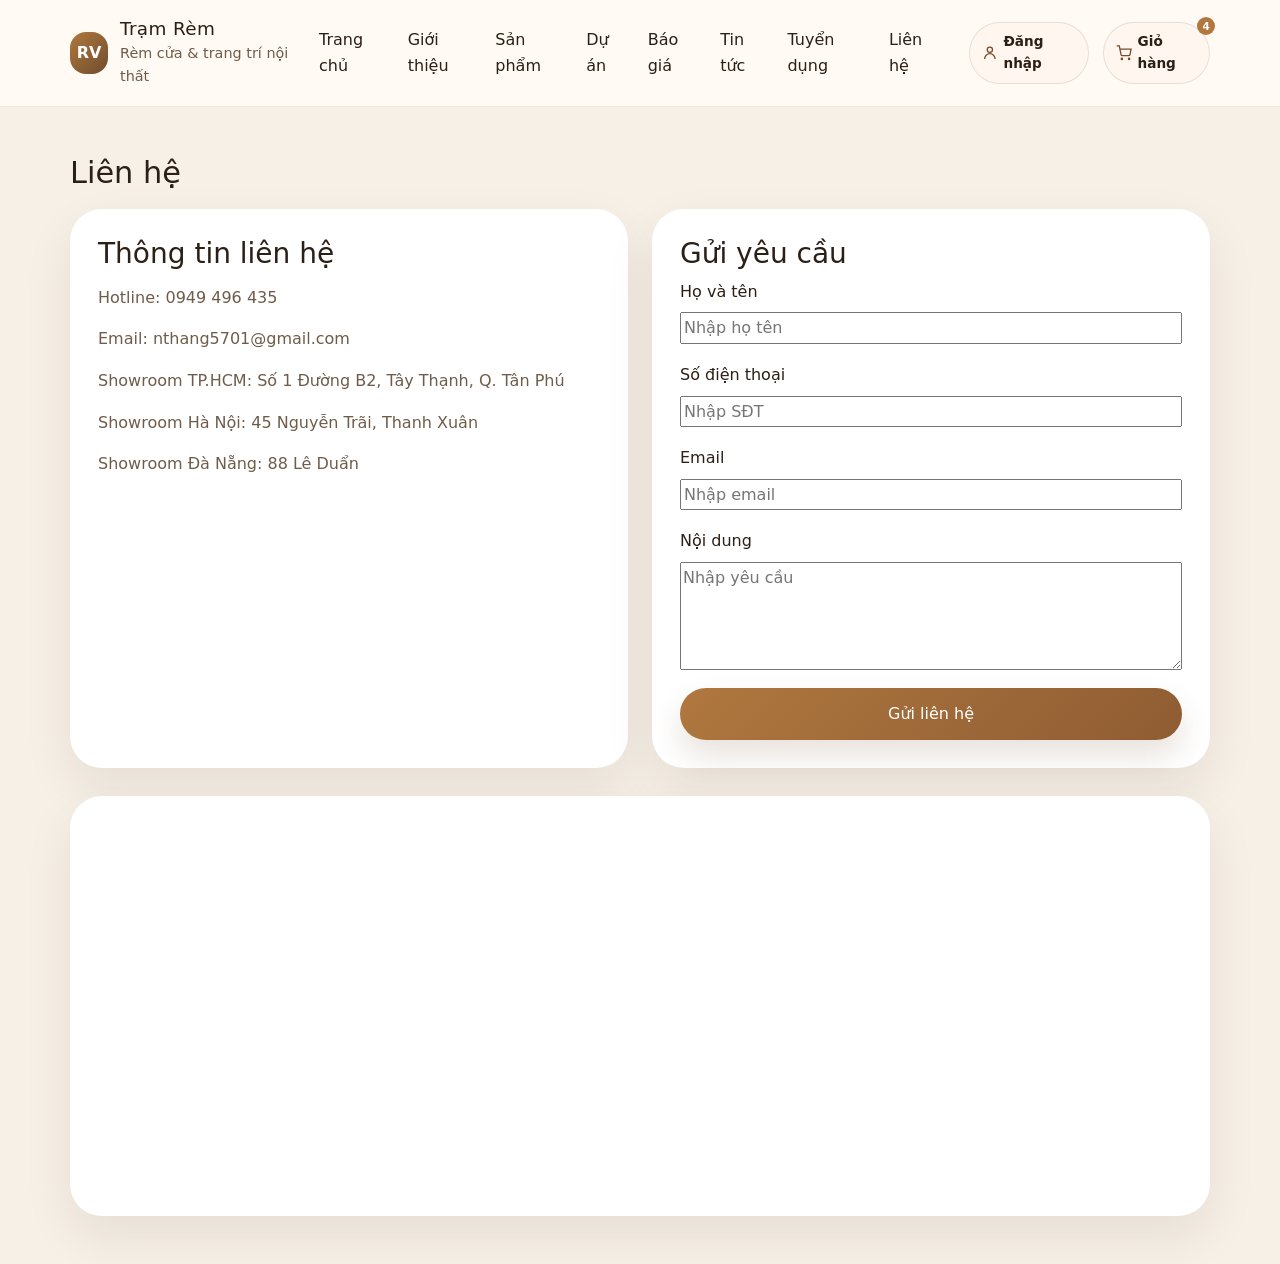
<file: contact.html>
<!DOCTYPE html>
<html lang="vi">
<head>
  <meta charset="UTF-8" />
  <meta name="viewport" content="width=device-width, initial-scale=1.0" />
  <meta name="description" content="Liên hệ Trạm Rèm: địa chỉ showroom, số điện thoại, email và bản đồ Google Maps. Gửi form liên hệ để nhận tư vấn rèm cửa." />
  <title>Liên hệ | Trạm Rèm</title>
  <!-- Bootstrap 5.3.3 - required framework for responsive UI -->
  <link rel="stylesheet" href="https://cdn.jsdelivr.net/npm/bootstrap@5.3.3/dist/css/bootstrap.min.css" />
  <link rel="stylesheet" href="assets/css/styles.css" />
</head>
<body>
  <header class="header">
    <div class="container header-inner">
      <a href="index.html" class="logo">
        <span class="logo-mark">RV</span>
        <span class="logo-text">
          <h1>Trạm Rèm</h1>
          <p>Rèm cửa & trang trí nội thất</p>
        </span>
      </a>
      <nav class="navbar" aria-label="Menu chính">
        <ul class="menu">
          <li class="menu-item"><a href="index.html">Trang chủ</a></li>
          <li class="menu-item"><a href="about.html">Giới thiệu</a></li>
          <li class="menu-item"><a href="category.html">Sản phẩm</a></li>
          <li class="menu-item"><a href="projects.html">Dự án</a></li>
          <li class="menu-item"><a href="quote.html">Báo giá</a></li>
          <li class="menu-item"><a href="news.html">Tin tức</a></li>
          <li class="menu-item"><a href="careers.html">Tuyển dụng</a></li>
          <li class="menu-item"><a href="contact.html">Liên hệ</a></li>
        </ul>
      </nav>
      <div class="header-actions">
        <a href="login.html" class="icon-link" id="accountLink">
          <svg viewBox="0 0 24 24" fill="none" stroke="currentColor" stroke-width="2"><path d="M20 21a8 8 0 1 0-16 0"/><circle cx="12" cy="7" r="4"/></svg>
          <span id="accountLabel">Đăng nhập</span>
        </a>
        <a href="cart.html" class="icon-link">
          <svg viewBox="0 0 24 24" fill="none" stroke="currentColor" stroke-width="2"><circle cx="9" cy="21" r="1"/><circle cx="20" cy="21" r="1"/><path d="M1 1h4l2.68 13.39a2 2 0 0 0 2 1.61h9.72a2 2 0 0 0 2-1.61L23 6H6"/></svg>
          <span>Giỏ hàng</span>
          <span class="cart-badge" id="cartBadge">0</span>
        </a>
      </div>
    </div>
  </header>
  <main class="container" style="padding: 48px 0;">
    <div class="section-title">
      <h2>Liên hệ</h2>
    </div>
    <section style="display:grid;gap:28px;">
      <div style="display:grid;grid-template-columns:1fr 1fr;gap:24px;">
        <div style="background:#fff;padding:28px;border-radius:32px;box-shadow:var(--shadow);">
          <h3>Thông tin liên hệ</h3>
          <p style="color:var(--muted);margin-top:14px;">Hotline: <a href="tel:0949496435">0949 496 435</a></p>
          <p style="color:var(--muted);">Email: <a href="mailto:nthang5701@gmail.com">nthang5701@gmail.com</a></p>
          <p style="color:var(--muted);">Showroom TP.HCM: Số 1 Đường B2, Tây Thạnh, Q. Tân Phú</p>
          <p style="color:var(--muted);">Showroom Hà Nội: 45 Nguyễn Trãi, Thanh Xuân</p>
          <p style="color:var(--muted);">Showroom Đà Nẵng: 88 Lê Duẩn</p>
        </div>
        <div style="background:#fff;padding:28px;border-radius:32px;box-shadow:var(--shadow);">
          <h3>Gửi yêu cầu</h3>
          <form action="https://formsubmit.co/marketing@remvien.com" method="POST" style="display:grid;gap:18px;">
            <label style="display:grid;gap:8px;"><span>Họ và tên</span><input type="text" name="name" required placeholder="Nhập họ tên" /></label>
            <label style="display:grid;gap:8px;"><span>Số điện thoại</span><input type="tel" name="phone" required placeholder="Nhập SĐT" /></label>
            <label style="display:grid;gap:8px;"><span>Email</span><input type="email" name="email" placeholder="Nhập email" /></label>
            <label style="display:grid;gap:8px;"><span>Nội dung</span><textarea name="message" rows="4" placeholder="Nhập yêu cầu" required></textarea></label>
            <button class="btn" type="submit">Gửi liên hệ</button>
          </form>
        </div>
      </div>
      <div style="background:#fff;border-radius:32px;overflow:hidden;box-shadow:var(--shadow);height:420px;">
        <iframe title="Bản đồ Google Maps" src="https://www.google.com/maps/embed?pb=!1m18!1m12!1m3!1d3919.4734562990146!2d106.69169231482714!3d10.77629249232303!2m3!1f0!2f0!3f0!3m2!1i1024!2i768!4f13.1!3m3!1m2!1s0x31752ef9e3844d9b%3A0x9b949a2ac7f21e6e!2zMTIzIMSQLiDEkOG7qW4gTm9pIHRo4buNLCBQaOG7pyBDaMOtIE5o4bqvLCBRdWFuIDEgLCBUUEguIEjDoCBOw7R1aQ!5e0!3m2!1svi!2s!4v1690720503345!5m2!1svi!2s" width="100%" height="100%" style="border:0;" allowfullscreen="" loading="lazy"></iframe>
      </div>
    </section>
  </main>
  <script src="assets/js/shop.js"></script>
  <!-- Bootstrap 5.3.3 JavaScript bundle -->
  <script src="https://cdn.jsdelivr.net/npm/bootstrap@5.3.3/dist/js/bootstrap.bundle.min.js"></script>

</body>
</html>
</file>
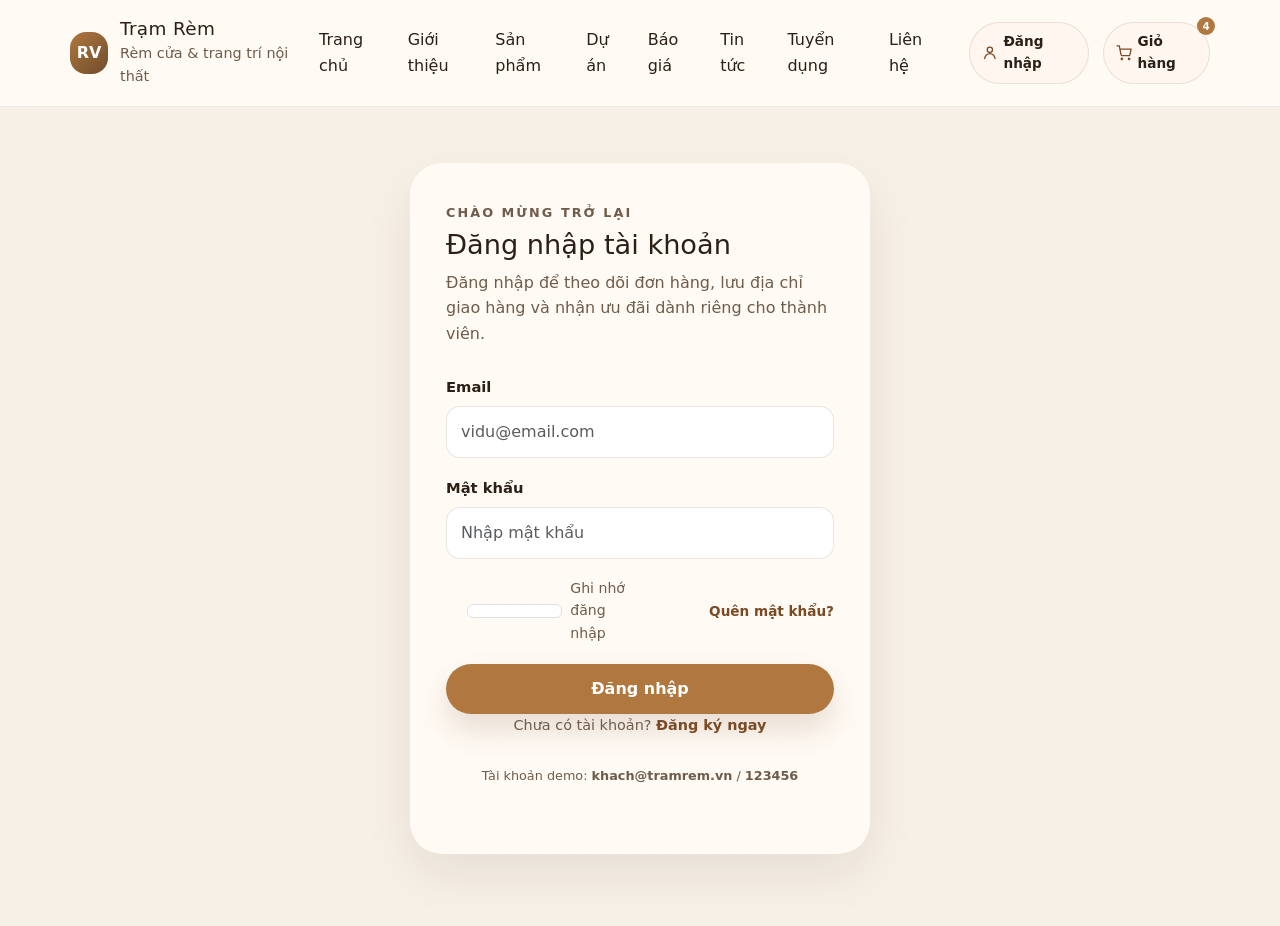
<file: login.html>
<!DOCTYPE html>
<html lang="vi">
<head>
  <meta charset="UTF-8" />
  <meta name="viewport" content="width=device-width, initial-scale=1.0" />
  <meta name="description" content="Đăng nhập tài khoản Trạm Rèm để theo dõi đơn hàng, lưu địa chỉ và nhận ưu đãi thành viên." />
  <title>Đăng nhập | Trạm Rèm</title>
  <!-- Bootstrap 5.3.3 - required framework for responsive UI -->
  <link rel="stylesheet" href="https://cdn.jsdelivr.net/npm/bootstrap@5.3.3/dist/css/bootstrap.min.css" />
  <link rel="stylesheet" href="assets/css/styles.css" />
</head>
<body>
  <header class="header">
    <div class="container header-inner">
      <a href="index.html" class="logo">
        <span class="logo-mark">RV</span>
        <span class="logo-text">
          <h1>Trạm Rèm</h1>
          <p>Rèm cửa & trang trí nội thất</p>
        </span>
      </a>
      <nav class="navbar" aria-label="Menu chính">
        <ul class="menu">
          <li class="menu-item"><a href="index.html">Trang chủ</a></li>
          <li class="menu-item"><a href="about.html">Giới thiệu</a></li>
          <li class="menu-item"><a href="category.html">Sản phẩm</a></li>
          <li class="menu-item"><a href="projects.html">Dự án</a></li>
          <li class="menu-item"><a href="quote.html">Báo giá</a></li>
          <li class="menu-item"><a href="news.html">Tin tức</a></li>
          <li class="menu-item"><a href="careers.html">Tuyển dụng</a></li>
          <li class="menu-item"><a href="contact.html">Liên hệ</a></li>
        </ul>
      </nav>
      <div class="header-actions">
        <a href="login.html" class="icon-link" id="accountLink">
          <svg viewBox="0 0 24 24" fill="none" stroke="currentColor" stroke-width="2"><path d="M20 21a8 8 0 1 0-16 0"/><circle cx="12" cy="7" r="4"/></svg>
          <span id="accountLabel">Đăng nhập</span>
        </a>
        <a href="cart.html" class="icon-link">
          <svg viewBox="0 0 24 24" fill="none" stroke="currentColor" stroke-width="2"><circle cx="9" cy="21" r="1"/><circle cx="20" cy="21" r="1"/><path d="M1 1h4l2.68 13.39a2 2 0 0 0 2 1.61h9.72a2 2 0 0 0 2-1.61L23 6H6"/></svg>
          <span>Giỏ hàng</span>
          <span class="cart-badge" id="cartBadge">0</span>
        </a>
      </div>
    </div>
  </header>

  <main class="container">
    <section class="auth-section">
      <div class="auth-card">
        <p class="eyebrow">Chào mừng trở lại</p>
        <h2>Đăng nhập tài khoản</h2>
        <p>Đăng nhập để theo dõi đơn hàng, lưu địa chỉ giao hàng và nhận ưu đãi dành riêng cho thành viên.</p>

        <div class="form-success" id="loginSuccess">Đăng nhập thành công! Đang chuyển đến trang cá nhân…</div>

        <form class="auth-form" id="loginForm" novalidate>
          <div class="form-field" id="loginEmailField">
            <label for="loginEmail">Email</label>
            <input class="form-control" type="email" id="loginEmail" name="email" placeholder="vidu@email.com" autocomplete="email" />
            <span class="field-error">Vui lòng nhập email hợp lệ (ví dụ: ten@email.com).</span>
          </div>
          <div class="form-field" id="loginPasswordField">
            <label for="loginPassword">Mật khẩu</label>
            <input class="form-control" type="password" id="loginPassword" name="password" placeholder="Nhập mật khẩu" autocomplete="current-password" />
            <span class="field-error">Mật khẩu phải có ít nhất 6 ký tự.</span>
          </div>
          <div class="form-row-split">
            <label class="form-check">
              <input class="form-control" type="checkbox" id="rememberMe" /> Ghi nhớ đăng nhập
            </label>
            <a href="#">Quên mật khẩu?</a>
          </div>
          <button type="submit" class="auth-submit btn btn-primary">Đăng nhập</button>
        </form>

        <p class="auth-switch">Chưa có tài khoản? <a href="register.html">Đăng ký ngay</a></p>
        <p class="auth-switch" style="margin-top:6px; font-size:0.8rem;">Tài khoản demo: <strong>khach@tramrem.vn</strong> / <strong>123456</strong></p>
      </div>
    </section>
  </main>

  <script src="assets/js/shop.js"></script>
  <script>
    (function () {
      const form = document.getElementById('loginForm');
      const emailField = document.getElementById('loginEmailField');
      const passwordField = document.getElementById('loginPasswordField');
      const emailInput = document.getElementById('loginEmail');
      const passwordInput = document.getElementById('loginPassword');
      const successBox = document.getElementById('loginSuccess');

      const emailPattern = /^[^\s@]+@[^\s@]+\.[^\s@]+$/;

      function validate() {
        let valid = true;

        if (!emailPattern.test(emailInput.value.trim())) {
          emailField.classList.add('invalid');
          valid = false;
        } else {
          emailField.classList.remove('invalid');
        }

        if (passwordInput.value.trim().length < 6) {
          passwordField.classList.add('invalid');
          valid = false;
        } else {
          passwordField.classList.remove('invalid');
        }

        return valid;
      }

      [emailInput, passwordInput].forEach((input) => {
        input.addEventListener('input', validate);
      });

      form.addEventListener('submit', function (event) {
        event.preventDefault();
        if (!validate()) return;

        const email = emailInput.value.trim().toLowerCase();
        const password = passwordInput.value.trim();
        const account = TR_DEMO_ACCOUNTS.find((acc) => acc.email === email && acc.password === password);

        if (!account) {
          // Cho phép đăng nhập demo với bất kỳ email hợp lệ nào để kiểm thử UI,
          // đồng thời vẫn ưu tiên khớp tài khoản demo nếu có.
          trSetUser({ name: email.split('@')[0], email: email, phone: '' });
        } else {
          trSetUser({ name: account.name, email: account.email, phone: account.phone });
        }

        successBox.classList.add('show');
        form.reset();
        trUpdateAccountLabel();
        setTimeout(() => { window.location.href = 'profile.html'; }, 1200);
      });
    })();
  </script>
  <!-- Bootstrap 5.3.3 JavaScript bundle -->
  <script src="https://cdn.jsdelivr.net/npm/bootstrap@5.3.3/dist/js/bootstrap.bundle.min.js"></script>

</body>
</html>
</file>
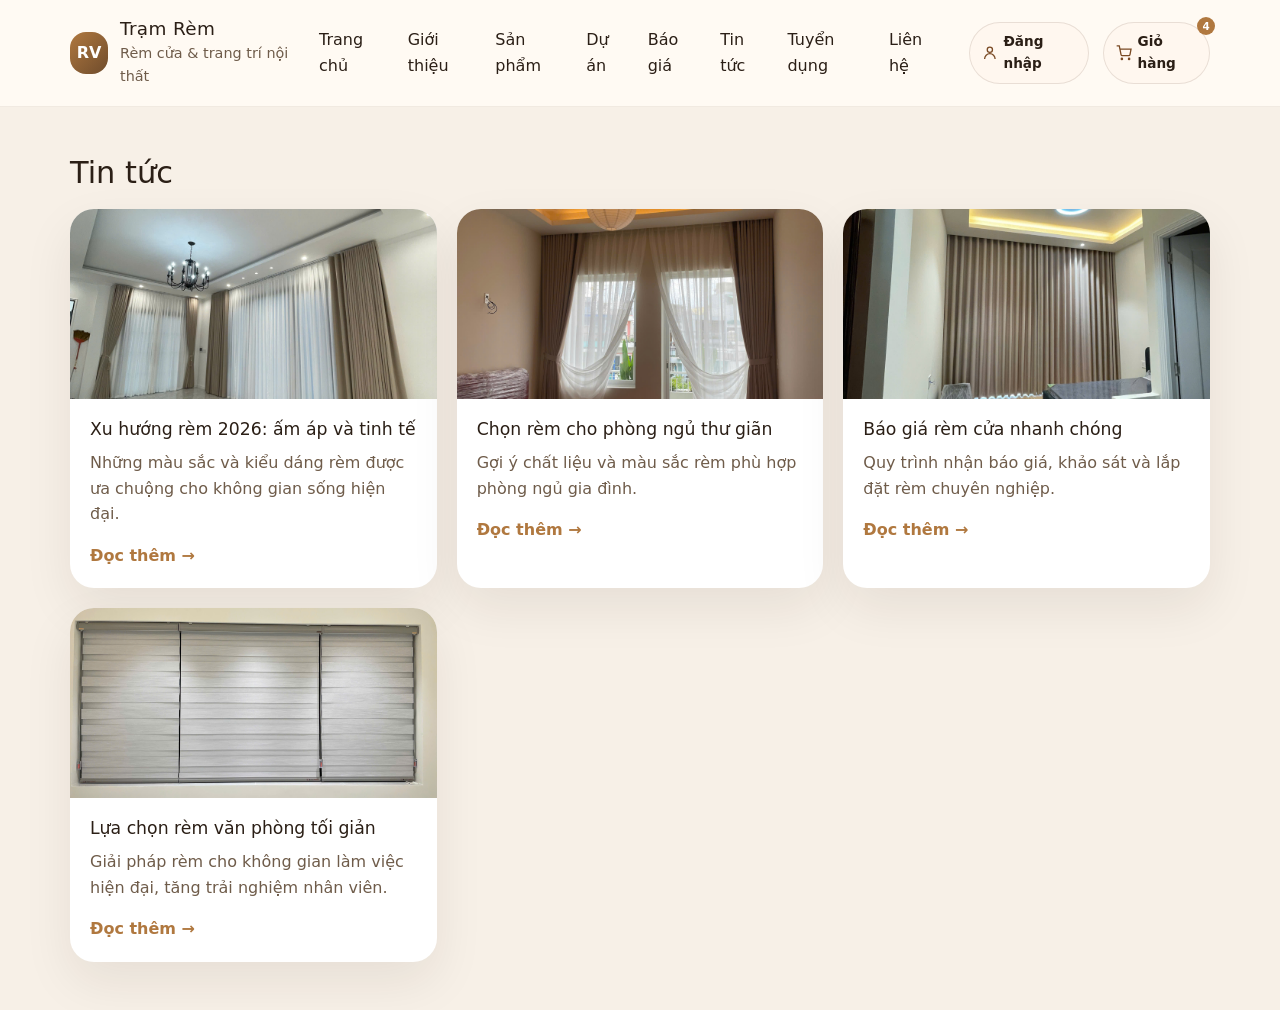
<file: news.html>
<!DOCTYPE html>
<html lang="vi">
<head>
  <meta charset="UTF-8" />
  <meta name="viewport" content="width=device-width, initial-scale=1.0" />
  <meta name="description" content="Tin tức và bài viết về rèm cửa, xu hướng nội thất, lựa chọn rèm cho phòng ngủ, phòng khách và văn phòng." />
  <title>Tin tức | Trạm Rèm</title>
  <!-- Bootstrap 5.3.3 - required framework for responsive UI -->
  <link rel="stylesheet" href="https://cdn.jsdelivr.net/npm/bootstrap@5.3.3/dist/css/bootstrap.min.css" />
  <link rel="stylesheet" href="assets/css/styles.css" />
</head>
<body>
  <header class="header">
    <div class="container header-inner">
      <a href="index.html" class="logo">
        <span class="logo-mark">RV</span>
        <span class="logo-text">
          <h1>Trạm Rèm</h1>
          <p>Rèm cửa & trang trí nội thất</p>
        </span>
      </a>
      <nav class="navbar" aria-label="Menu chính">
        <ul class="menu">
          <li class="menu-item"><a href="index.html">Trang chủ</a></li>
          <li class="menu-item"><a href="about.html">Giới thiệu</a></li>
          <li class="menu-item"><a href="category.html">Sản phẩm</a></li>
          <li class="menu-item"><a href="projects.html">Dự án</a></li>
          <li class="menu-item"><a href="quote.html">Báo giá</a></li>
          <li class="menu-item"><a href="news.html">Tin tức</a></li>
          <li class="menu-item"><a href="careers.html">Tuyển dụng</a></li>
          <li class="menu-item"><a href="contact.html">Liên hệ</a></li>
        </ul>
      </nav>
      <div class="header-actions">
        <a href="login.html" class="icon-link" id="accountLink">
          <svg viewBox="0 0 24 24" fill="none" stroke="currentColor" stroke-width="2"><path d="M20 21a8 8 0 1 0-16 0"/><circle cx="12" cy="7" r="4"/></svg>
          <span id="accountLabel">Đăng nhập</span>
        </a>
        <a href="cart.html" class="icon-link">
          <svg viewBox="0 0 24 24" fill="none" stroke="currentColor" stroke-width="2"><circle cx="9" cy="21" r="1"/><circle cx="20" cy="21" r="1"/><path d="M1 1h4l2.68 13.39a2 2 0 0 0 2 1.61h9.72a2 2 0 0 0 2-1.61L23 6H6"/></svg>
          <span>Giỏ hàng</span>
          <span class="cart-badge" id="cartBadge">0</span>
        </a>
      </div>
    </div>
  </header>
  <main class="container" style="padding: 48px 0;">
    <div class="section-title">
      <h2>Tin tức</h2>
    </div>
    <div class="news-grid">
      <article class="news-card">
        <img src="img/xuhuong.jpg" alt="Xu hướng rèm 2026" />
        <div class="news-card-content">
          <h3>Xu hướng rèm 2026: ấm áp và tinh tế</h3>
          <p>Những màu sắc và kiểu dáng rèm được ưa chuộng cho không gian sống hiện đại.</p>
          <a href="#">Đọc thêm →</a>
        </div>
      </article>
      <article class="news-card">
        <img src="img/phongngu1.jpg" alt="Chọn rèm cho phòng ngủ" />
        <div class="news-card-content">
          <h3>Chọn rèm cho phòng ngủ thư giãn</h3>
          <p>Gợi ý chất liệu và màu sắc rèm phù hợp phòng ngủ gia đình.</p>
          <a href="#">Đọc thêm →</a>
        </div>
      </article>
      <article class="news-card">
        <img src="img/1785340319837_110670242217108134_5397556401215932360_b35e3a2661e2be4c776d49032c3415ff.jpg" alt="Báo giá rèm cửa" />
        <div class="news-card-content">
          <h3>Báo giá rèm cửa nhanh chóng</h3>
          <p>Quy trình nhận báo giá, khảo sát và lắp đặt rèm chuyên nghiệp.</p>
          <a href="quote.html">Đọc thêm →</a>
        </div>
      </article>
      <article class="news-card">
        <img src="img/vanphong.jpg" alt="Rèm cửa trong văn phòng" />
        <div class="news-card-content">
          <h3>Lựa chọn rèm văn phòng tối giản</h3>
          <p>Giải pháp rèm cho không gian làm việc hiện đại, tăng trải nghiệm nhân viên.</p>
          <a href="#">Đọc thêm →</a>
        </div>
      </article>
    </div>
  </main>
  <script src="assets/js/shop.js"></script>
  <!-- Bootstrap 5.3.3 JavaScript bundle -->
  <script src="https://cdn.jsdelivr.net/npm/bootstrap@5.3.3/dist/js/bootstrap.bundle.min.js"></script>

</body>
</html>
</file>
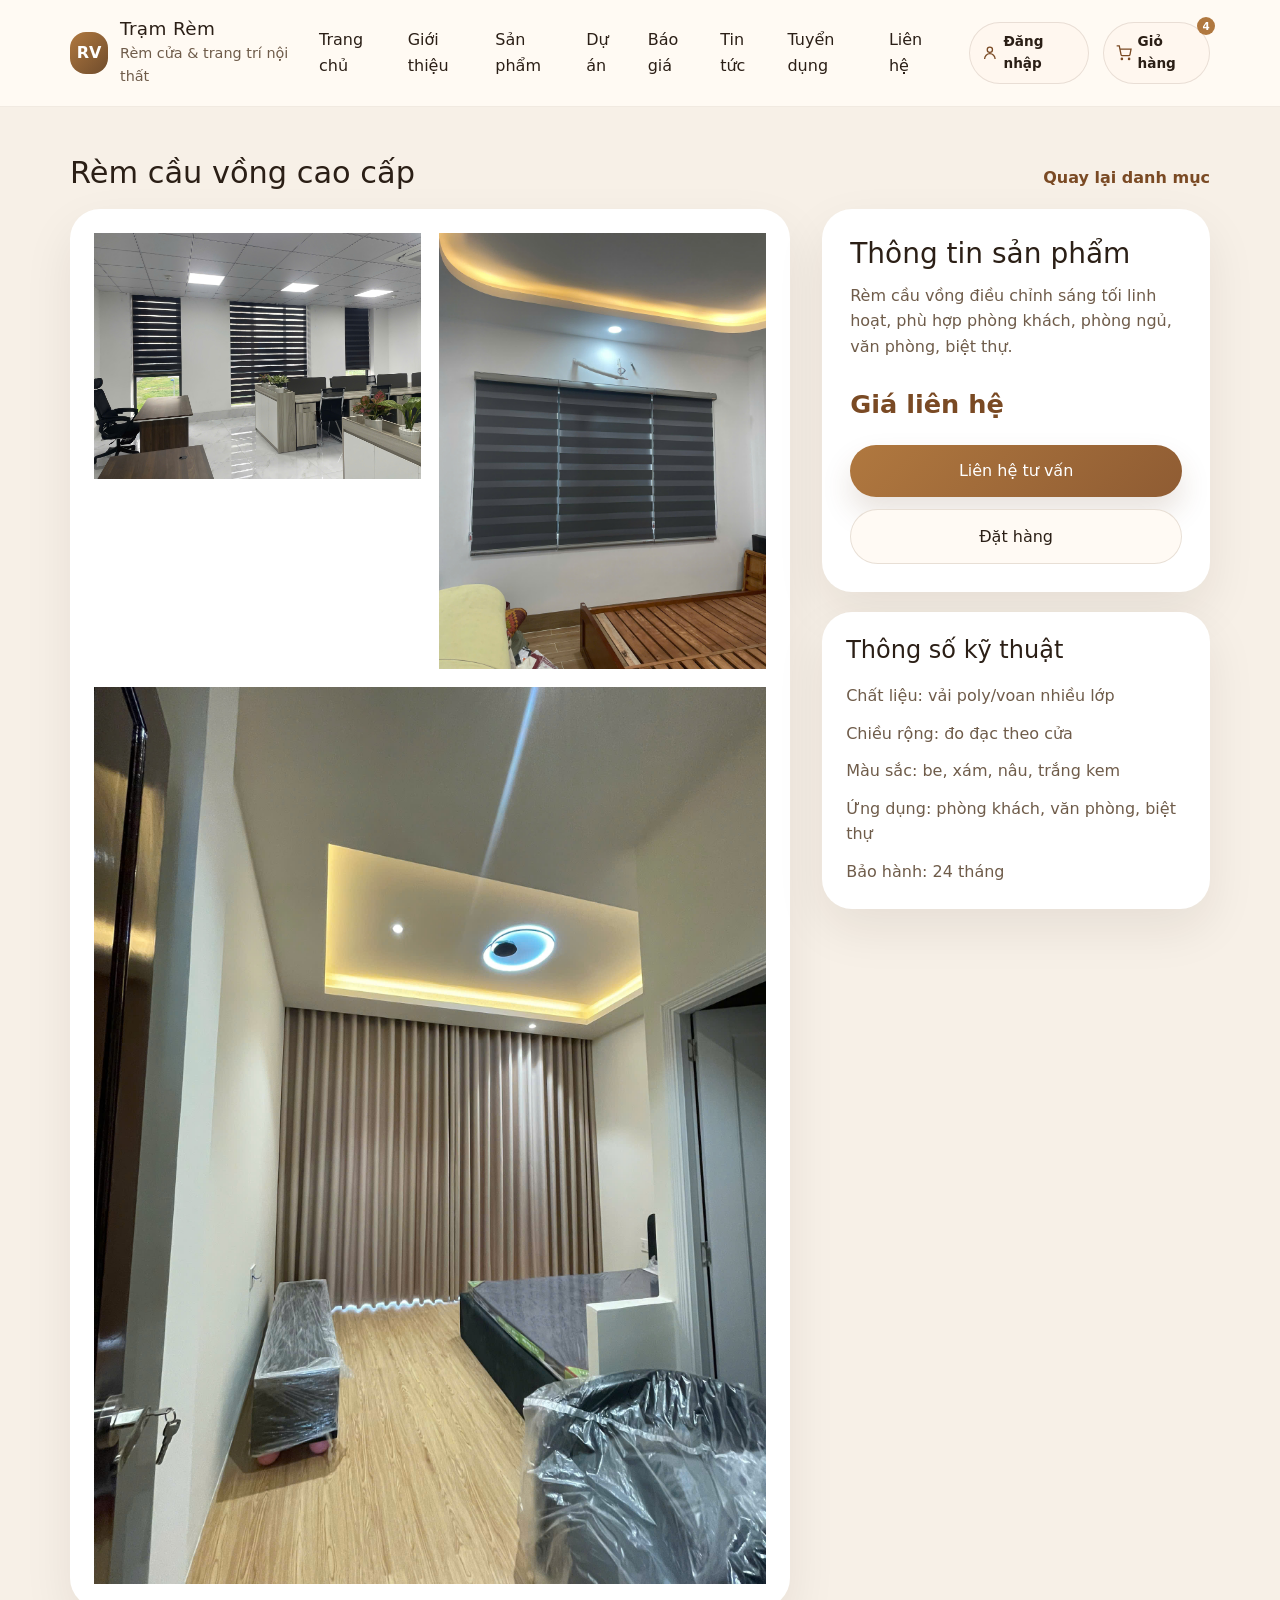
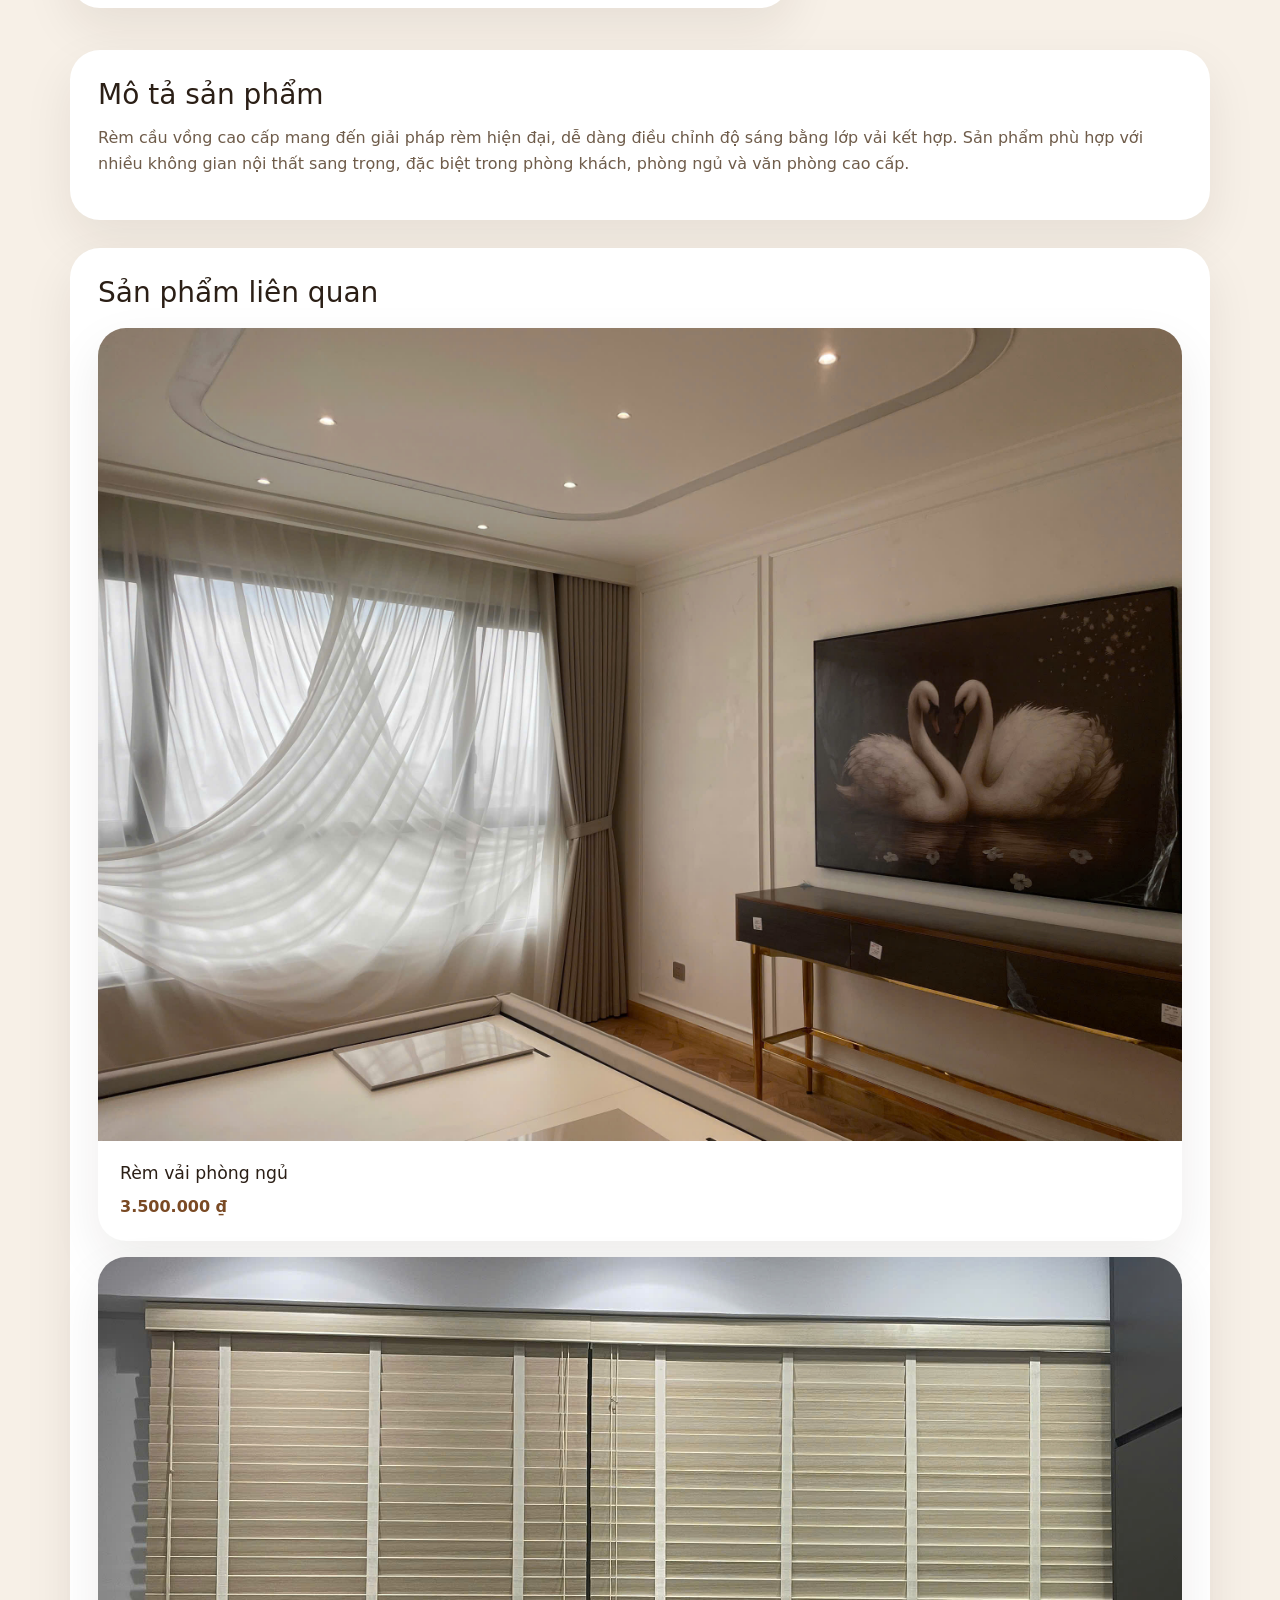
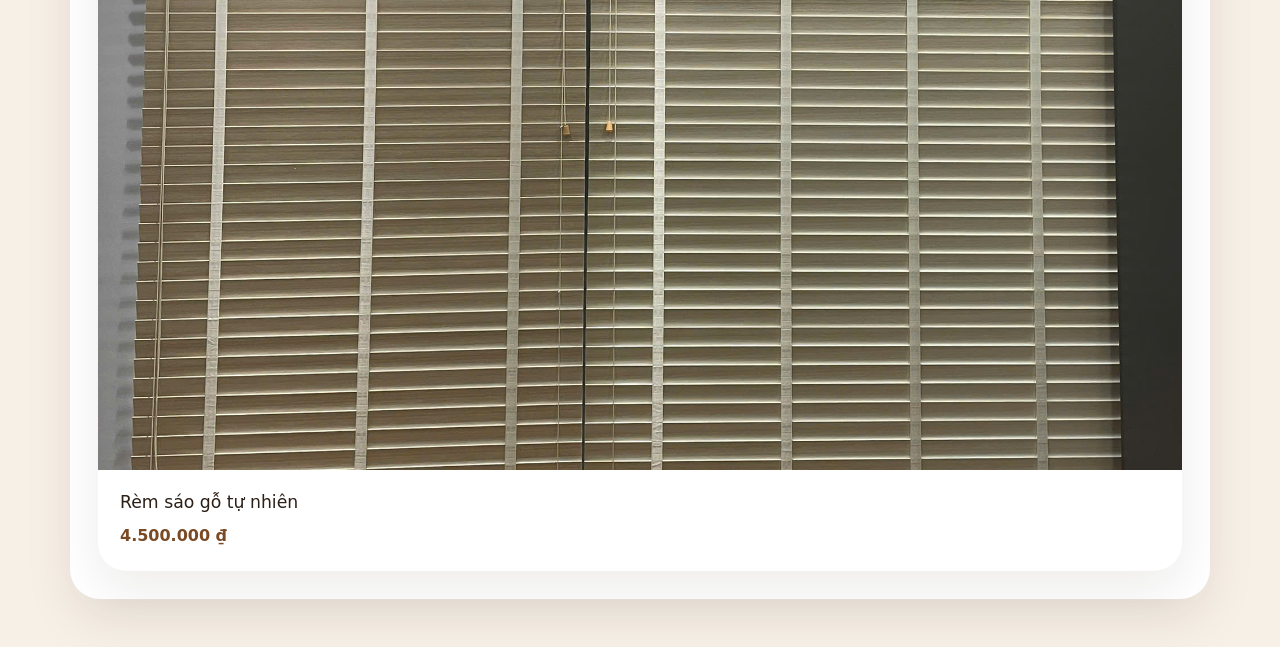
<file: product.html>
<!DOCTYPE html>
<html lang="vi">
<head>
  <meta charset="UTF-8" />
  <meta name="viewport" content="width=device-width, initial-scale=1.0" />
  <meta name="description" content="Chi tiết sản phẩm rèm cầu vồng cao cấp. Thông số kỹ thuật, mô tả, giá liên hệ và các sản phẩm liên quan." />
  <title>Rèm cầu vồng cao cấp | Trạm Rèm</title>
  <!-- Bootstrap 5.3.3 - required framework for responsive UI -->
  <link rel="stylesheet" href="https://cdn.jsdelivr.net/npm/bootstrap@5.3.3/dist/css/bootstrap.min.css" />
  <link rel="stylesheet" href="assets/css/styles.css" />
</head>
<body>
  <header class="header">
    <div class="container header-inner">
      <a href="index.html" class="logo">
        <span class="logo-mark">RV</span>
        <span class="logo-text">
          <h1>Trạm Rèm</h1>
          <p>Rèm cửa & trang trí nội thất</p>
        </span>
      </a>
      <nav class="navbar" aria-label="Menu chính">
        <ul class="menu">
          <li class="menu-item"><a href="index.html">Trang chủ</a></li>
          <li class="menu-item"><a href="about.html">Giới thiệu</a></li>
          <li class="menu-item"><a href="category.html">Sản phẩm</a></li>
          <li class="menu-item"><a href="projects.html">Dự án</a></li>
          <li class="menu-item"><a href="quote.html">Báo giá</a></li>
          <li class="menu-item"><a href="news.html">Tin tức</a></li>
          <li class="menu-item"><a href="careers.html">Tuyển dụng</a></li>
          <li class="menu-item"><a href="contact.html">Liên hệ</a></li>
        </ul>
      </nav>
      <div class="header-actions">
        <a href="login.html" class="icon-link" id="accountLink">
          <svg viewBox="0 0 24 24" fill="none" stroke="currentColor" stroke-width="2"><path d="M20 21a8 8 0 1 0-16 0"/><circle cx="12" cy="7" r="4"/></svg>
          <span id="accountLabel">Đăng nhập</span>
        </a>
        <a href="cart.html" class="icon-link">
          <svg viewBox="0 0 24 24" fill="none" stroke="currentColor" stroke-width="2"><circle cx="9" cy="21" r="1"/><circle cx="20" cy="21" r="1"/><path d="M1 1h4l2.68 13.39a2 2 0 0 0 2 1.61h9.72a2 2 0 0 0 2-1.61L23 6H6"/></svg>
          <span>Giỏ hàng</span>
          <span class="cart-badge" id="cartBadge">0</span>
        </a>
      </div>
    </div>
  </header>
  <main class="container" style="padding: 48px 0;">
    <div class="section-title">
      <h2>Rèm cầu vồng cao cấp</h2>
      <a href="category.html">Quay lại danh mục</a>
    </div>
    <div style="display:grid;grid-template-columns:1.3fr 0.7fr;gap:32px;align-items:start;">
      <section style="background:#fff;padding:24px;border-radius:30px;box-shadow:var(--shadow);">
        <div style="display:grid;gap:18px;">
          <div style="display:grid;grid-template-columns:1fr 1fr;gap:18px;">
            <img src="img/cauvong1.jpg" alt="Rèm cầu vồng màu be" />
            <img src="img/cauvong2.jpg" alt="Rèm cầu vồng phòng khách" />
          </div>
          <img src="img/1785340319837_110670242217108134_5397556401215932360_b35e3a2661e2be4c776d49032c3415ff.jpg" alt="Rèm cầu vồng cao cấp" />
        </div>
      </section>
      <aside style="display:grid;gap:20px;">
        <div style="background:#fff;padding:28px;border-radius:30px;box-shadow:var(--shadow);">
          <h3>Thông tin sản phẩm</h3>
          <p style="margin:12px 0 24px;color:var(--muted);">Rèm cầu vồng điều chỉnh sáng tối linh hoạt, phù hợp phòng khách, phòng ngủ, văn phòng, biệt thự.</p>
          <p class="price" style="font-size:1.6rem; margin-bottom:20px;">Giá liên hệ</p>
          <button class="btn" style="width:100%;">Liên hệ tư vấn</button>
          <button class="btn-secondary" style="width:100%;margin-top:12px;">Đặt hàng</button>
        </div>
        <div style="background:#fff;padding:24px;border-radius:30px;box-shadow:var(--shadow);">
          <h4>Thông số kỹ thuật</h4>
          <ul style="list-style:none;padding:0;margin:18px 0 0;display:grid;gap:12px;color:var(--muted);">
            <li>Chất liệu: vải poly/voan nhiều lớp</li>
            <li>Chiều rộng: đo đạc theo cửa</li>
            <li>Màu sắc: be, xám, nâu, trắng kem</li>
            <li>Ứng dụng: phòng khách, văn phòng, biệt thự</li>
            <li>Bảo hành: 24 tháng</li>
          </ul>
        </div>
      </aside>
    </div>
    <section style="margin-top:42px;display:grid;gap:28px;">
      <div style="background:#fff;padding:28px;border-radius:30px;box-shadow:var(--shadow);">
        <h3>Mô tả sản phẩm</h3>
        <p style="color:var(--muted);margin-top:14px;">Rèm cầu vồng cao cấp mang đến giải pháp rèm hiện đại, dễ dàng điều chỉnh độ sáng bằng lớp vải kết hợp. Sản phẩm phù hợp với nhiều không gian nội thất sang trọng, đặc biệt trong phòng khách, phòng ngủ và văn phòng cao cấp.</p>
      </div>
      <div style="background:#fff;padding:28px;border-radius:30px;box-shadow:var(--shadow);">
        <h3>Sản phẩm liên quan</h3>
        <div style="display:grid;gap:16px;margin-top:18px;">
          <article class="product-card">
            <img src="img/phongngu.jpg" alt="Rèm vải phòng ngủ" />
            <div class="product-info">
              <h3>Rèm vải phòng ngủ</h3>
              <div class="price">3.500.000 ₫</div>
            </div>
          </article>
          <article class="product-card">
            <img src="img/saogo1.jpg" alt="Rèm sáo gỗ" />
            <div class="product-info">
              <h3>Rèm sáo gỗ tự nhiên</h3>
              <div class="price">4.500.000 ₫</div>
            </div>
          </article>
        </div>
      </div>
    </section>
  </main>
  <script src="assets/js/shop.js"></script>
  <!-- Bootstrap 5.3.3 JavaScript bundle -->
  <script src="https://cdn.jsdelivr.net/npm/bootstrap@5.3.3/dist/js/bootstrap.bundle.min.js"></script>

</body>
</html>
</file>
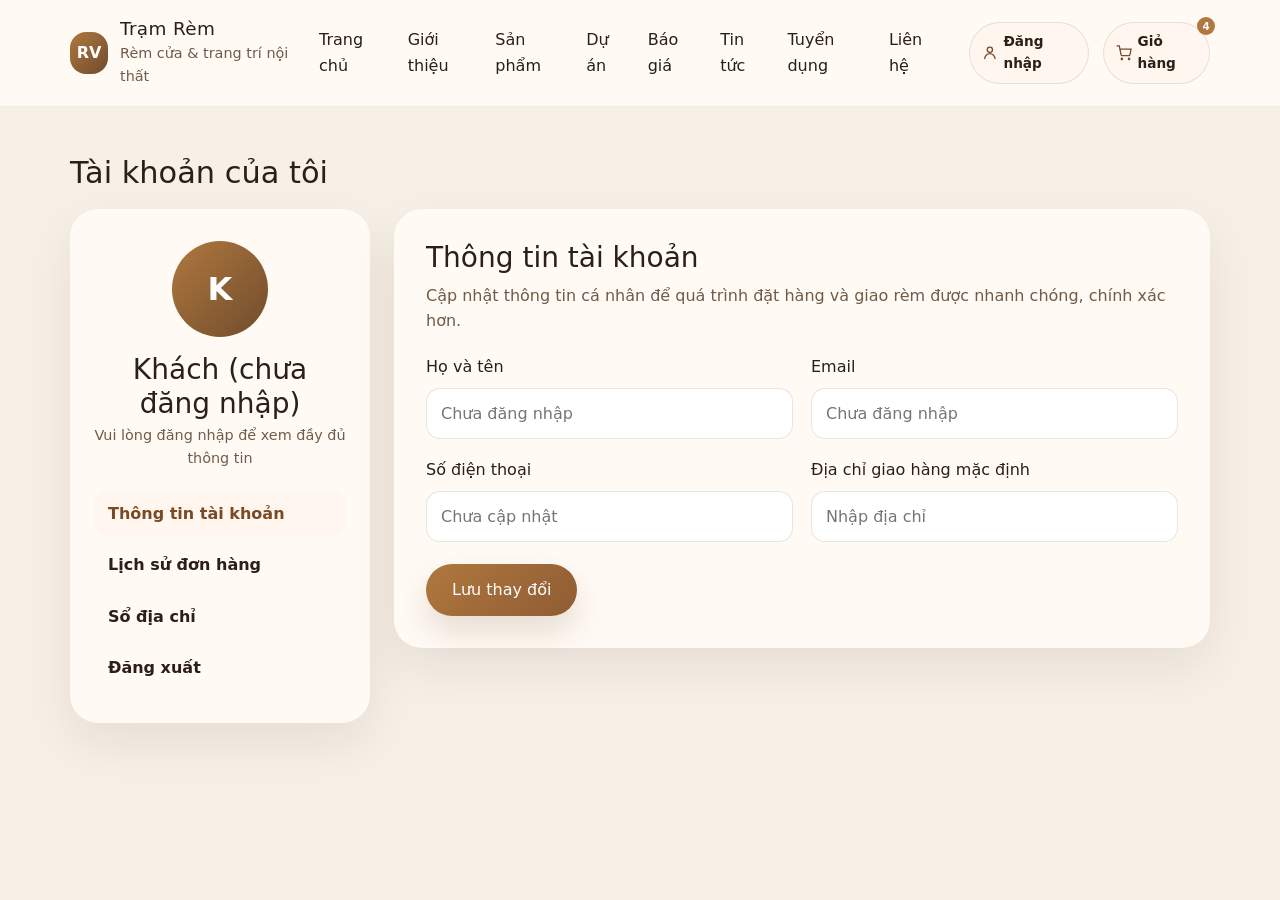
<file: profile.html>
<!DOCTYPE html>
<html lang="vi">
<head>
  <meta charset="UTF-8" />
  <meta name="viewport" content="width=device-width, initial-scale=1.0" />
  <meta name="description" content="Trang cá nhân Trạm Rèm: quản lý thông tin tài khoản, địa chỉ giao hàng và lịch sử đơn hàng." />
  <title>Tài khoản của tôi | Trạm Rèm</title>
  <!-- Bootstrap 5.3.3 - required framework for responsive UI -->
  <link rel="stylesheet" href="https://cdn.jsdelivr.net/npm/bootstrap@5.3.3/dist/css/bootstrap.min.css" />
  <link rel="stylesheet" href="assets/css/styles.css" />
</head>
<body>
  <header class="header">
    <div class="container header-inner">
      <a href="index.html" class="logo">
        <span class="logo-mark">RV</span>
        <span class="logo-text">
          <h1>Trạm Rèm</h1>
          <p>Rèm cửa & trang trí nội thất</p>
        </span>
      </a>
      <nav class="navbar" aria-label="Menu chính">
        <ul class="menu">
          <li class="menu-item"><a href="index.html">Trang chủ</a></li>
          <li class="menu-item"><a href="about.html">Giới thiệu</a></li>
          <li class="menu-item"><a href="category.html">Sản phẩm</a></li>
          <li class="menu-item"><a href="projects.html">Dự án</a></li>
          <li class="menu-item"><a href="quote.html">Báo giá</a></li>
          <li class="menu-item"><a href="news.html">Tin tức</a></li>
          <li class="menu-item"><a href="careers.html">Tuyển dụng</a></li>
          <li class="menu-item"><a href="contact.html">Liên hệ</a></li>
        </ul>
      </nav>
      <div class="header-actions">
        <a href="login.html" class="icon-link" id="accountLink">
          <svg viewBox="0 0 24 24" fill="none" stroke="currentColor" stroke-width="2"><path d="M20 21a8 8 0 1 0-16 0"/><circle cx="12" cy="7" r="4"/></svg>
          <span id="accountLabel">Đăng nhập</span>
        </a>
        <a href="cart.html" class="icon-link">
          <svg viewBox="0 0 24 24" fill="none" stroke="currentColor" stroke-width="2"><circle cx="9" cy="21" r="1"/><circle cx="20" cy="21" r="1"/><path d="M1 1h4l2.68 13.39a2 2 0 0 0 2 1.61h9.72a2 2 0 0 0 2-1.61L23 6H6"/></svg>
          <span>Giỏ hàng</span>
          <span class="cart-badge" id="cartBadge">0</span>
        </a>
      </div>
    </div>
  </header>

  <main class="container" style="padding: 48px 0;">
    <div class="section-title">
      <h2>Tài khoản của tôi</h2>
    </div>

    <section class="profile-grid">
      <aside class="profile-card">
        <div class="profile-avatar" id="avatarInitial">K</div>
        <h3 id="profileName">Khách</h3>
        <p id="profileEmail">chưa đăng nhập</p>
        <nav class="profile-nav">
          <button class="active" data-panel="info">Thông tin tài khoản</button>
          <button data-panel="orders">Lịch sử đơn hàng</button>
          <button data-panel="address">Sổ địa chỉ</button>
          <button id="logoutBtn">Đăng xuất</button>
        </nav>
      </aside>

      <div>
        <section class="profile-panel" id="panel-info">
          <h3>Thông tin tài khoản</h3>
          <p style="color:var(--muted);">Cập nhật thông tin cá nhân để quá trình đặt hàng và giao rèm được nhanh chóng, chính xác hơn.</p>
          <div class="info-grid">
            <label class="form-field"><span>Họ và tên</span><input type="text" id="infoName" /></label>
            <label class="form-field"><span>Email</span><input type="email" id="infoEmail" /></label>
            <label class="form-field"><span>Số điện thoại</span><input type="tel" id="infoPhone" placeholder="Chưa cập nhật" /></label>
            <label class="form-field"><span>Địa chỉ giao hàng mặc định</span><input type="text" id="infoAddress" placeholder="Nhập địa chỉ" /></label>
          </div>
          <button class="btn" id="saveInfoBtn" style="margin-top:22px;">Lưu thay đổi</button>
        </section>

        <section class="profile-panel" id="panel-orders" style="display:none; margin-top:24px;">
          <h3>Lịch sử đơn hàng</h3>
          <table class="order-table">
            <thead>
              <tr><th>Mã đơn</th><th>Ngày đặt</th><th>Sản phẩm</th><th>Tổng tiền</th><th>Trạng thái</th></tr>
            </thead>
            <tbody>
              <tr>
                <td>#TR-10231</td><td>02/07/2026</td><td>Rèm vải chống nắng x2</td><td>6.400.000 ₫</td>
                <td><span class="status-pill delivered">Đã giao</span></td>
              </tr>
              <tr>
                <td>#TR-10255</td><td>21/07/2026</td><td>Rèm cầu vồng cao cấp x1</td><td>4.500.000 ₫</td>
                <td><span class="status-pill processing">Đang xử lý</span></td>
              </tr>
              <tr>
                <td>#TR-10198</td><td>15/06/2026</td><td>Rèm sáo gỗ tự nhiên x1</td><td>5.900.000 ₫</td>
                <td><span class="status-pill cancelled">Đã huỷ</span></td>
              </tr>
            </tbody>
          </table>
        </section>

        <section class="profile-panel" id="panel-address" style="display:none; margin-top:24px;">
          <h3>Sổ địa chỉ</h3>
          <p style="color:var(--muted);">123 Đường Nội Thất, Phường Bến Nghé, Quận 1, TP. Hồ Chí Minh — <strong>(Mặc định)</strong></p>
          <button class="btn-secondary" style="border:1px solid var(--border); border-radius:999px; padding:10px 20px; margin-top:8px;">+ Thêm địa chỉ mới</button>
        </section>
      </div>
    </section>
  </main>

  <script src="assets/js/shop.js"></script>
  <script>
    (function () {
      const user = trGetUser();
      const nameEl = document.getElementById('profileName');
      const emailEl = document.getElementById('profileEmail');
      const avatarEl = document.getElementById('avatarInitial');
      const infoName = document.getElementById('infoName');
      const infoEmail = document.getElementById('infoEmail');
      const infoPhone = document.getElementById('infoPhone');

      if (user) {
        nameEl.textContent = user.name;
        emailEl.textContent = user.email;
        avatarEl.textContent = user.name.trim().charAt(0).toUpperCase();
        infoName.value = user.name;
        infoEmail.value = user.email;
        infoPhone.value = user.phone || '';
      } else {
        nameEl.textContent = 'Khách (chưa đăng nhập)';
        emailEl.textContent = 'Vui lòng đăng nhập để xem đầy đủ thông tin';
        infoName.placeholder = 'Chưa đăng nhập';
        infoEmail.placeholder = 'Chưa đăng nhập';
      }

      document.getElementById('saveInfoBtn').addEventListener('click', function () {
        if (!infoName.value.trim() || !infoEmail.value.trim()) {
          alert('Vui lòng nhập đầy đủ họ tên và email trước khi lưu.');
          return;
        }
        trSetUser({ name: infoName.value.trim(), email: infoEmail.value.trim(), phone: infoPhone.value.trim() });
        nameEl.textContent = infoName.value.trim();
        emailEl.textContent = infoEmail.value.trim();
        avatarEl.textContent = infoName.value.trim().charAt(0).toUpperCase();
        alert('Đã lưu thông tin tài khoản.');
      });

      document.getElementById('logoutBtn').addEventListener('click', function () {
        trLogout();
      });

      const panelButtons = document.querySelectorAll('.profile-nav button[data-panel]');
      const panels = {
        info: document.getElementById('panel-info'),
        orders: document.getElementById('panel-orders'),
        address: document.getElementById('panel-address')
      };
      panelButtons.forEach((btn) => {
        btn.addEventListener('click', () => {
          panelButtons.forEach((b) => b.classList.remove('active'));
          btn.classList.add('active');
          Object.entries(panels).forEach(([key, el]) => {
            el.style.display = key === btn.dataset.panel ? '' : 'none';
          });
        });
      });
    })();
  </script>
  <!-- Bootstrap 5.3.3 JavaScript bundle -->
  <script src="https://cdn.jsdelivr.net/npm/bootstrap@5.3.3/dist/js/bootstrap.bundle.min.js"></script>

</body>
</html>
</file>
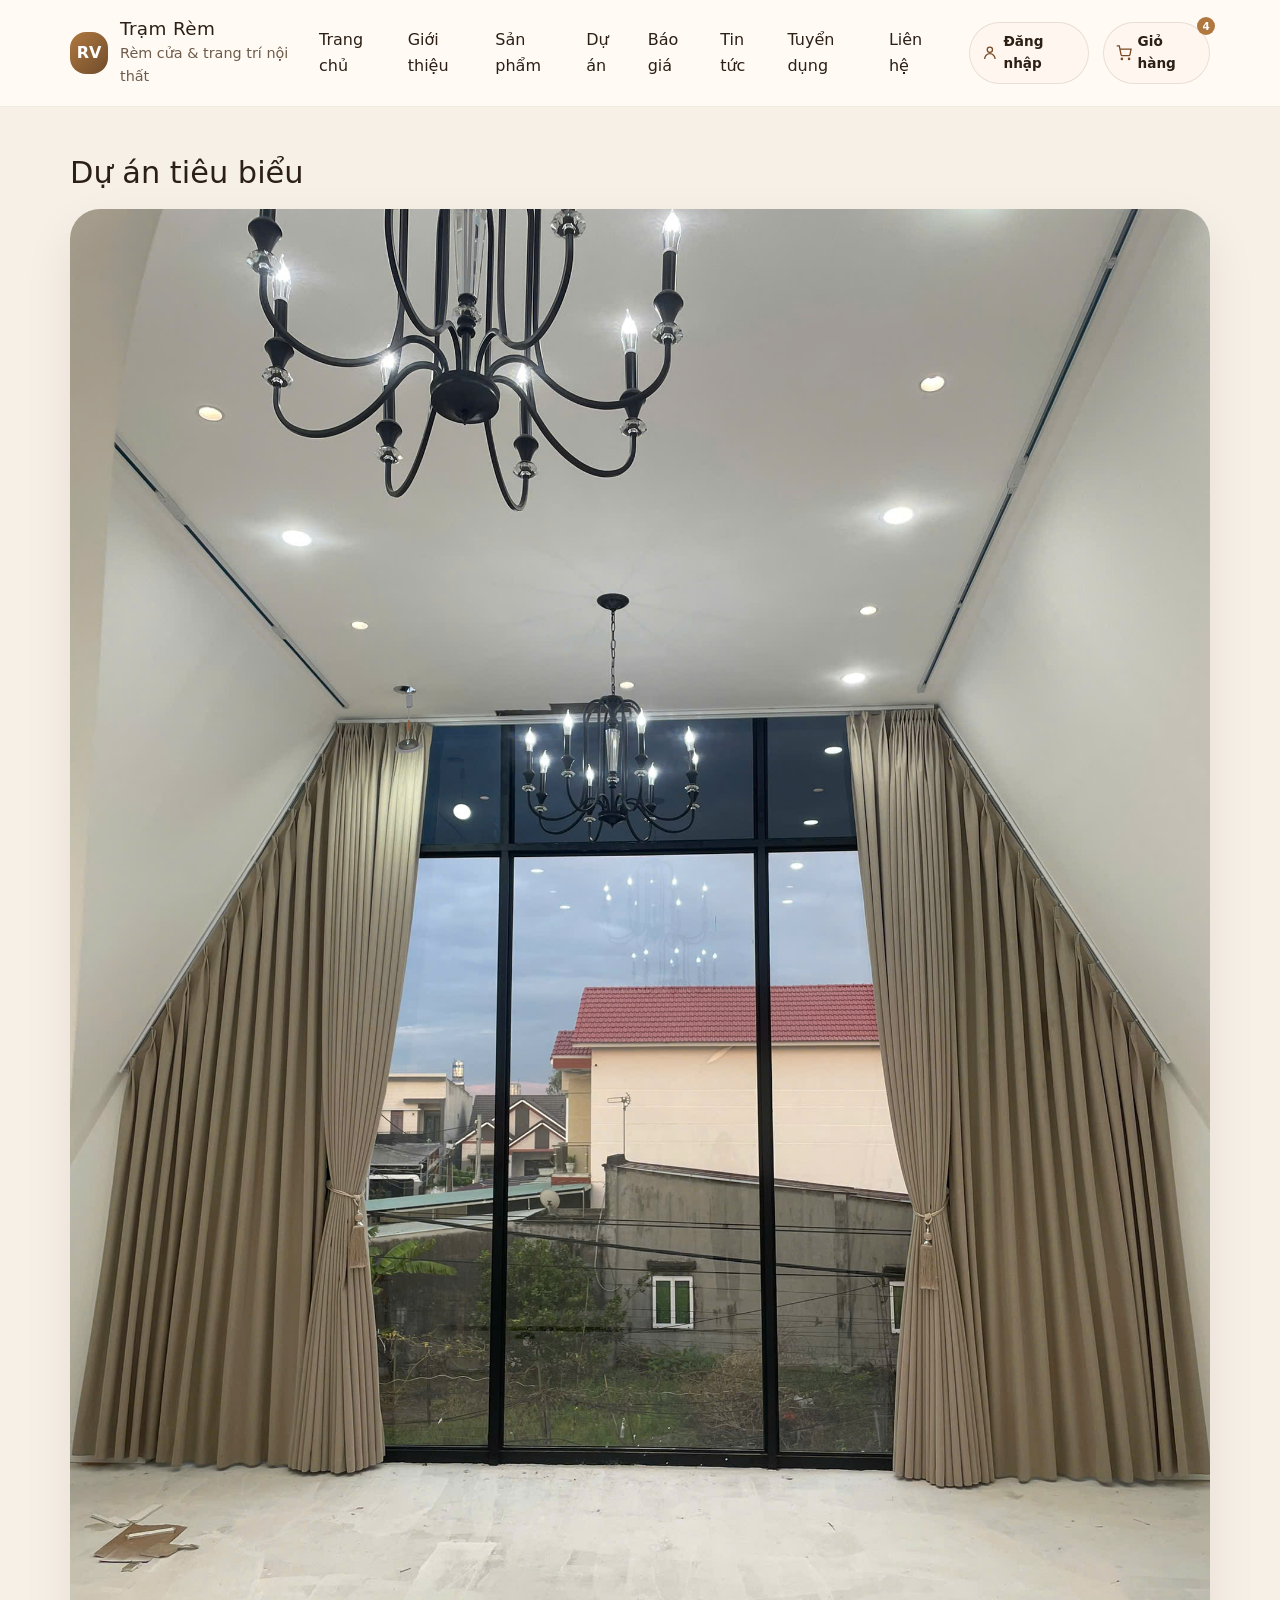
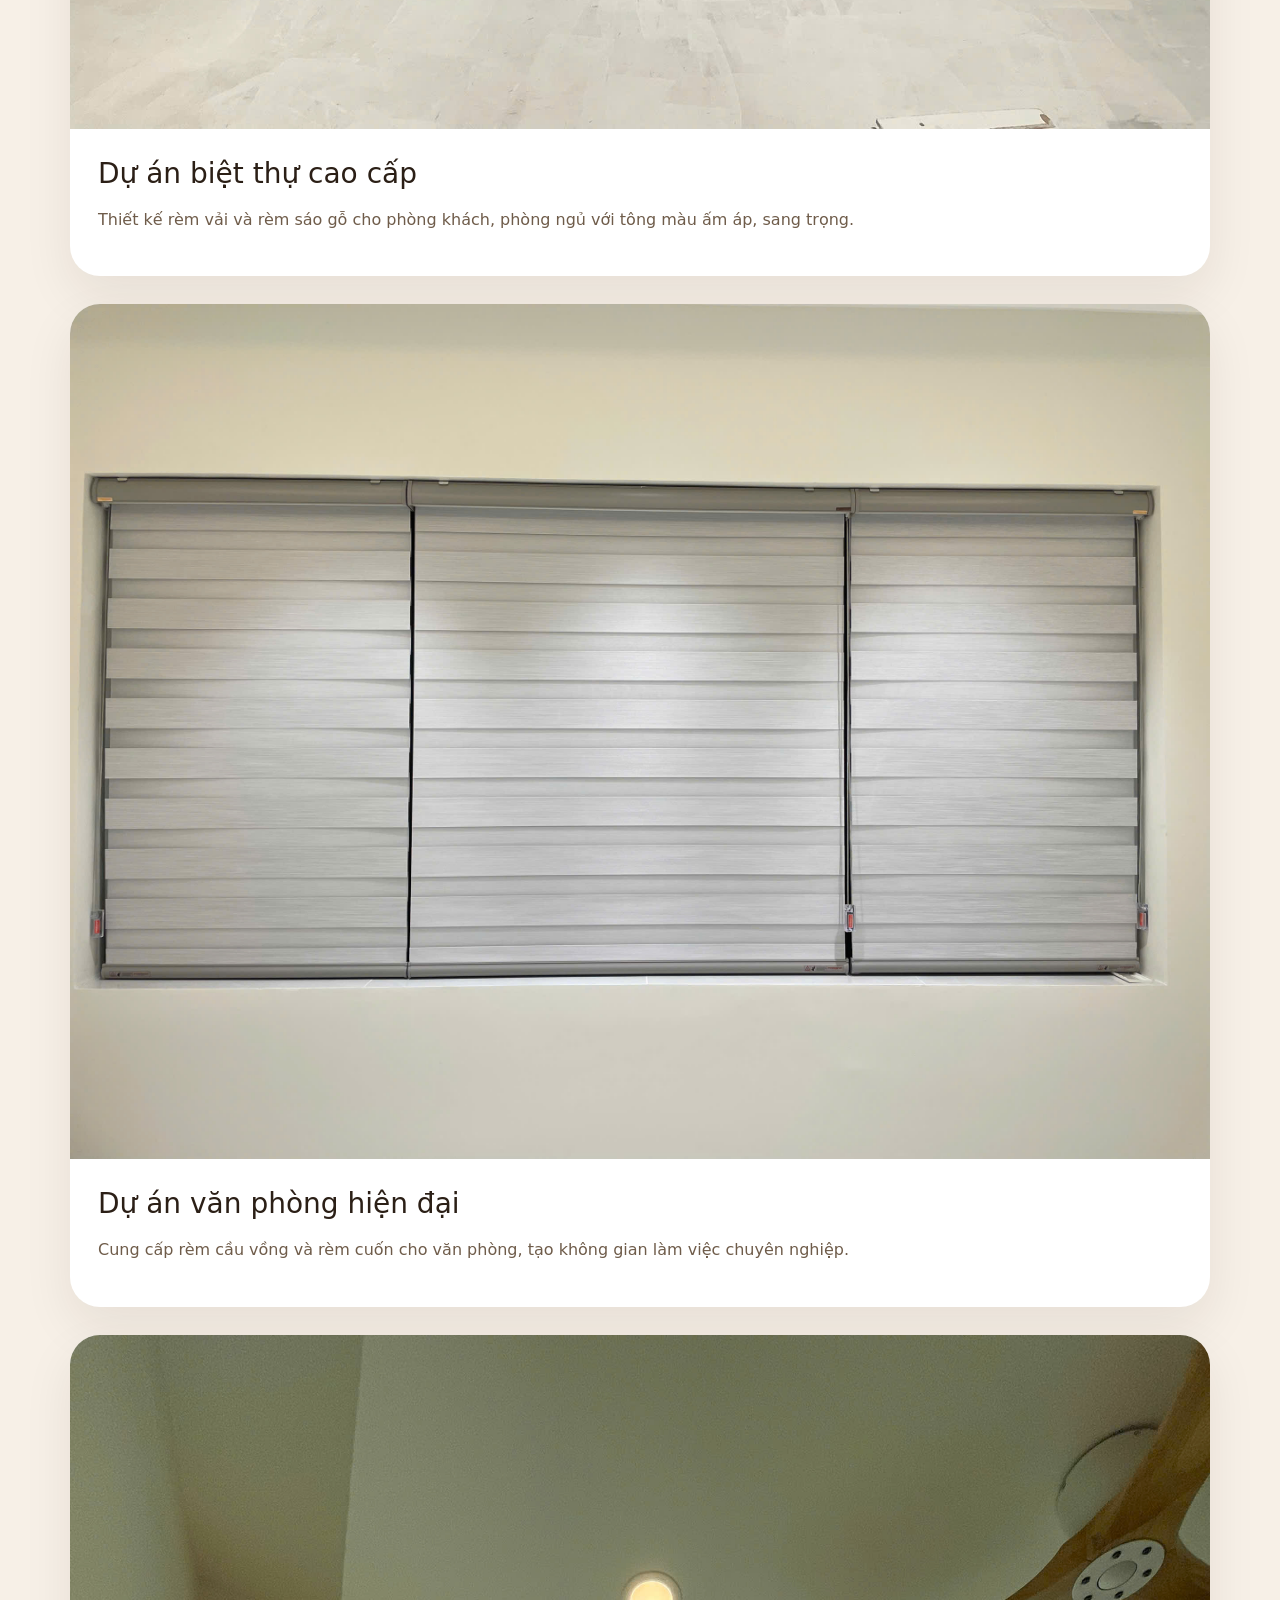
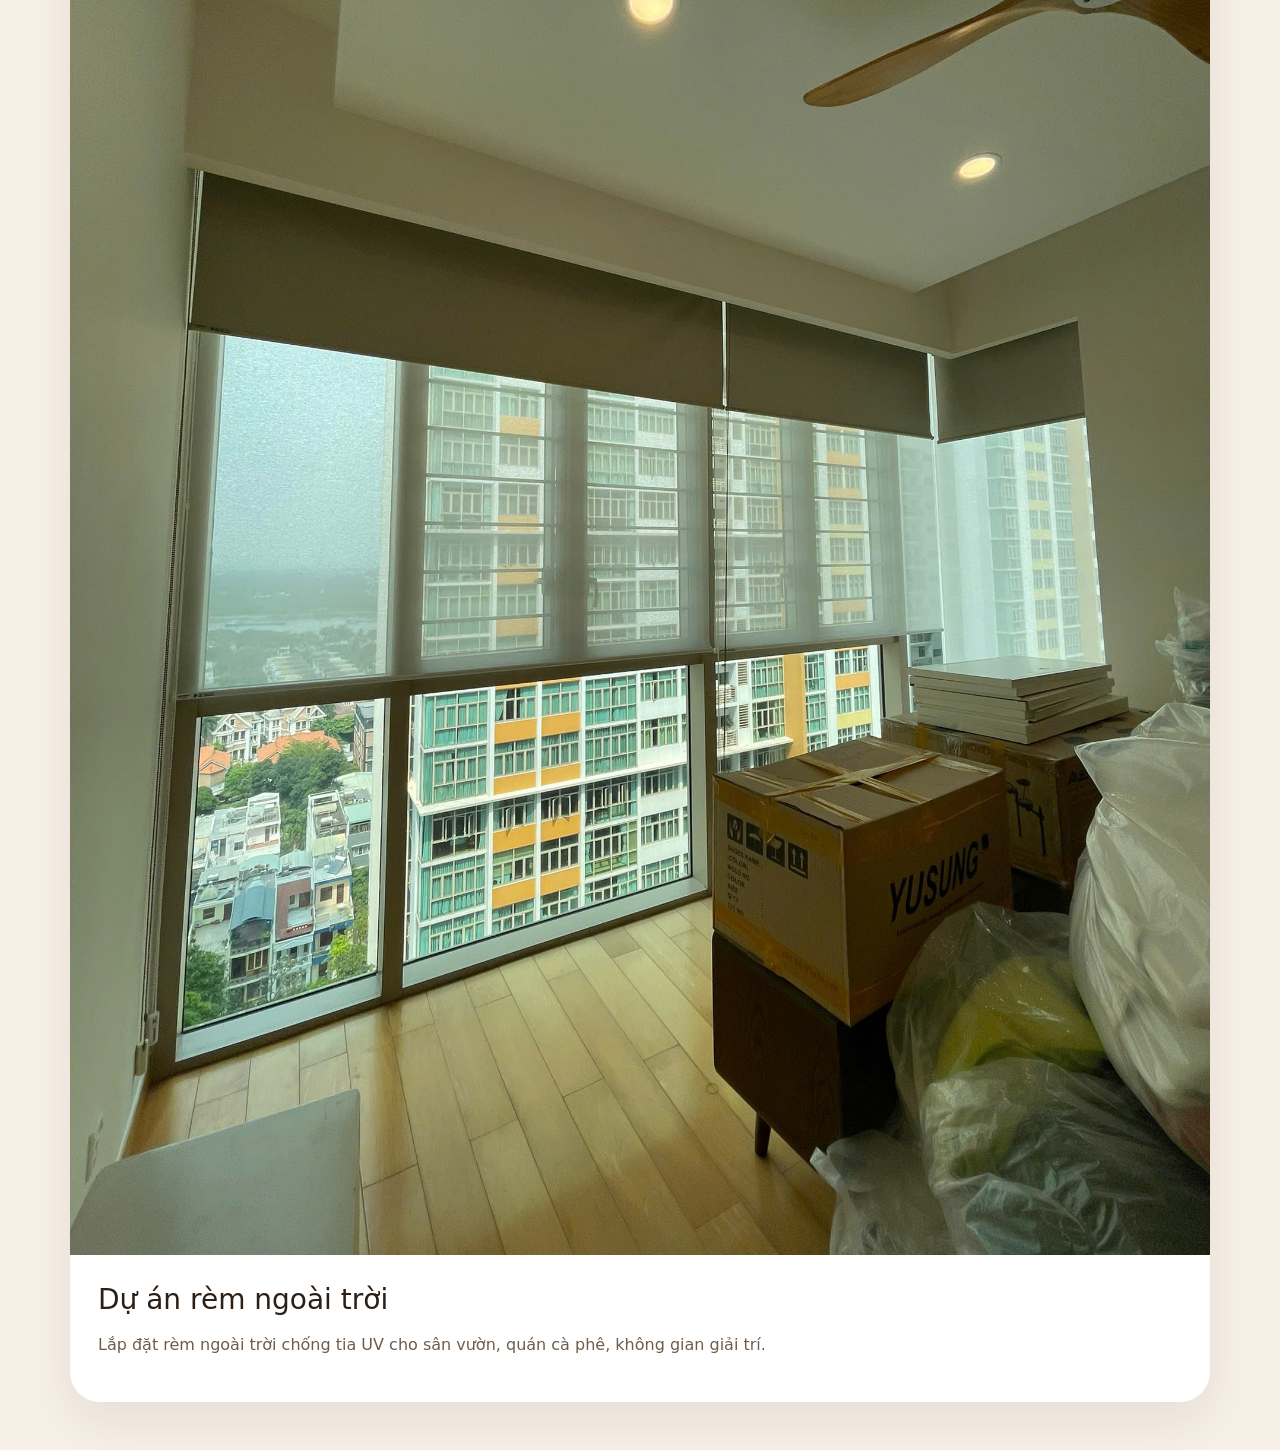
<file: projects.html>
<!DOCTYPE html>
<html lang="vi">
<head>
  <meta charset="UTF-8" />
  <meta name="viewport" content="width=device-width, initial-scale=1.0" />
  <meta name="description" content="Dự án rèm cửa đã thực hiện: biệt thự, văn phòng, hội trường, ngoài trời. Trình bày công trình thi công và hình ảnh thực tế." />
  <title>Dự án | Trạm Rèm</title>
  <!-- Bootstrap 5.3.3 - required framework for responsive UI -->
  <link rel="stylesheet" href="https://cdn.jsdelivr.net/npm/bootstrap@5.3.3/dist/css/bootstrap.min.css" />
  <link rel="stylesheet" href="assets/css/styles.css" />
</head>
<body>
  <header class="header">
    <div class="container header-inner">
      <a href="index.html" class="logo">
        <span class="logo-mark">RV</span>
        <span class="logo-text">
          <h1>Trạm Rèm</h1>
          <p>Rèm cửa & trang trí nội thất</p>
        </span>
      </a>
      <nav class="navbar" aria-label="Menu chính">
        <ul class="menu">
          <li class="menu-item"><a href="index.html">Trang chủ</a></li>
          <li class="menu-item"><a href="about.html">Giới thiệu</a></li>
          <li class="menu-item"><a href="category.html">Sản phẩm</a></li>
          <li class="menu-item"><a href="projects.html">Dự án</a></li>
          <li class="menu-item"><a href="quote.html">Báo giá</a></li>
          <li class="menu-item"><a href="news.html">Tin tức</a></li>
          <li class="menu-item"><a href="careers.html">Tuyển dụng</a></li>
          <li class="menu-item"><a href="contact.html">Liên hệ</a></li>
        </ul>
      </nav>
      <div class="header-actions">
        <a href="login.html" class="icon-link" id="accountLink">
          <svg viewBox="0 0 24 24" fill="none" stroke="currentColor" stroke-width="2"><path d="M20 21a8 8 0 1 0-16 0"/><circle cx="12" cy="7" r="4"/></svg>
          <span id="accountLabel">Đăng nhập</span>
        </a>
        <a href="cart.html" class="icon-link">
          <svg viewBox="0 0 24 24" fill="none" stroke="currentColor" stroke-width="2"><circle cx="9" cy="21" r="1"/><circle cx="20" cy="21" r="1"/><path d="M1 1h4l2.68 13.39a2 2 0 0 0 2 1.61h9.72a2 2 0 0 0 2-1.61L23 6H6"/></svg>
          <span>Giỏ hàng</span>
          <span class="cart-badge" id="cartBadge">0</span>
        </a>
      </div>
    </div>
  </header>
  <main class="container" style="padding: 48px 0;">
    <div class="section-title">
      <h2>Dự án tiêu biểu</h2>
    </div>
    <section style="display:grid;gap:28px;">
      <article style="background:#fff;border-radius:30px;box-shadow:var(--shadow);overflow:hidden;">
        <img src="img/bietthu.jpg
        " alt="Dự án biệt thự rèm vải" />
        <div style="padding:28px;">
          <h3>Dự án biệt thự cao cấp</h3>
          <p style="color:var(--muted);margin:16px 0;">Thiết kế rèm vải và rèm sáo gỗ cho phòng khách, phòng ngủ với tông màu ấm áp, sang trọng.</p>
        </div>
      </article>
      <article style="background:#fff;border-radius:30px;box-shadow:var(--shadow);overflow:hidden;">
        <img src="img/vanphong.jpg" alt="Dự án văn phòng rèm cầu vồng" />
        <div style="padding:28px;">
          <h3>Dự án văn phòng hiện đại</h3>
          <p style="color:var(--muted);margin:16px 0;">Cung cấp rèm cầu vồng và rèm cuốn cho văn phòng, tạo không gian làm việc chuyên nghiệp.</p>
        </div>
      </article>
      <article style="background:#fff;border-radius:30px;box-shadow:var(--shadow);overflow:hidden;">
        <img src="img/ngoaitroi.jpg" alt="Dự án ngoài trời" />
        <div style="padding:28px;">
          <h3>Dự án rèm ngoài trời</h3>
          <p style="color:var(--muted);margin:16px 0;">Lắp đặt rèm ngoài trời chống tia UV cho sân vườn, quán cà phê, không gian giải trí.</p>
        </div>
      </article>
    </section>
  </main>
  <script src="assets/js/shop.js"></script>
  <!-- Bootstrap 5.3.3 JavaScript bundle -->
  <script src="https://cdn.jsdelivr.net/npm/bootstrap@5.3.3/dist/js/bootstrap.bundle.min.js"></script>

</body>
</html>
</file>
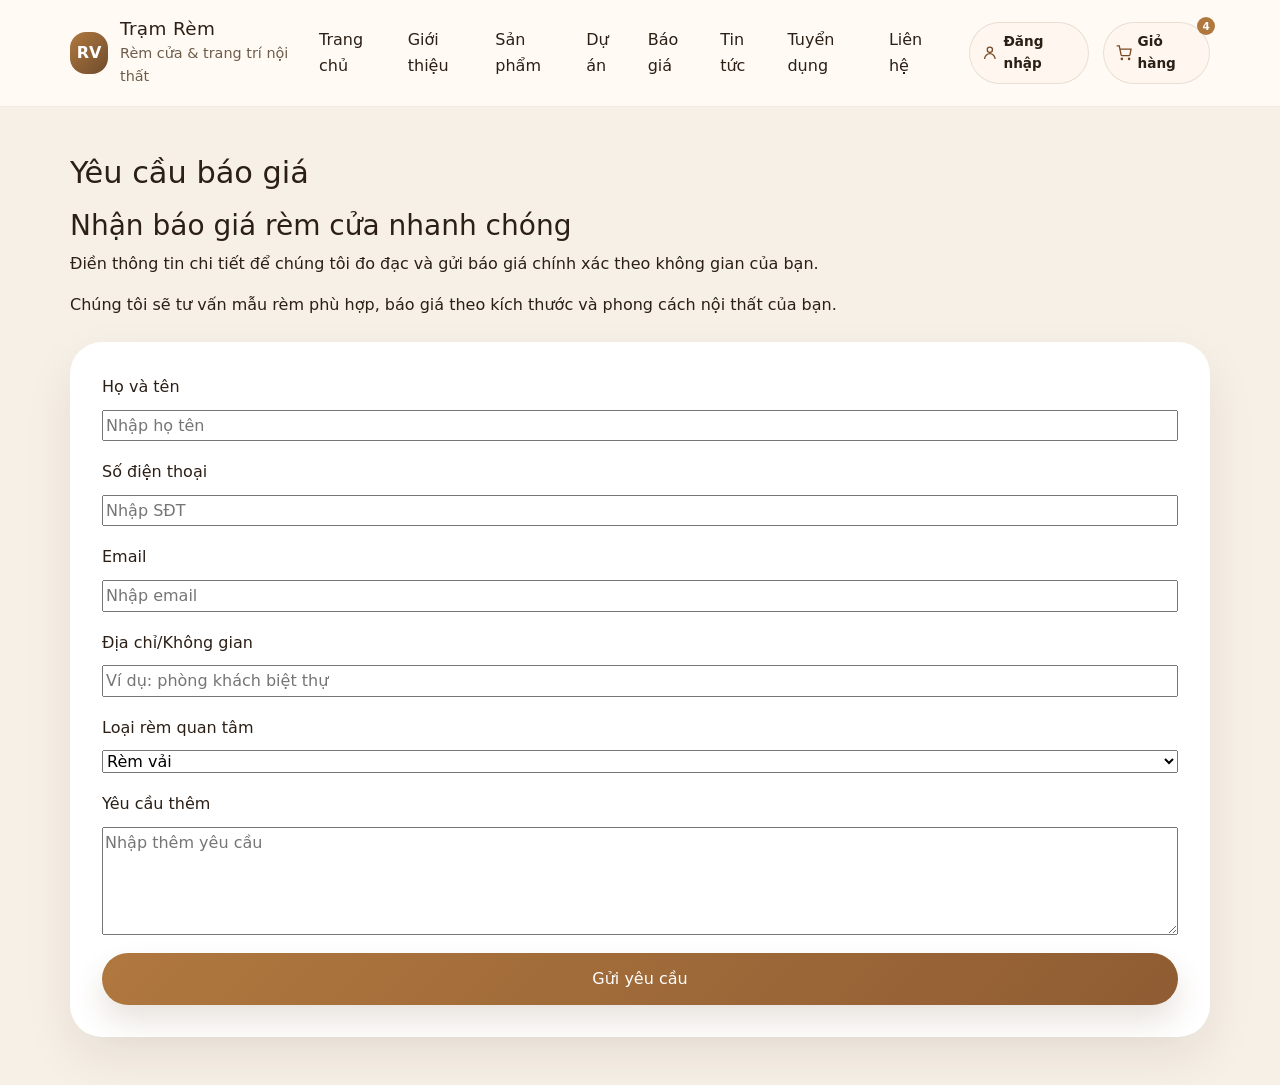
<file: quote.html>
<!DOCTYPE html>
<html lang="vi">
<head>
  <meta charset="UTF-8" />
  <meta name="viewport" content="width=device-width, initial-scale=1.0" />
  <meta name="description" content="Yêu cầu báo giá rèm cửa nhanh chóng. Điền thông tin dự án để nhận tư vấn và báo giá chính xác từ Trạm Rèm." />
  <title>Báo giá | Trạm Rèm</title>
  <!-- Bootstrap 5.3.3 - required framework for responsive UI -->
  <link rel="stylesheet" href="https://cdn.jsdelivr.net/npm/bootstrap@5.3.3/dist/css/bootstrap.min.css" />
  <link rel="stylesheet" href="assets/css/styles.css" />
</head>
<body>
  <header class="header">
    <div class="container header-inner">
      <a href="index.html" class="logo">
        <span class="logo-mark">RV</span>
        <span class="logo-text">
          <h1>Trạm Rèm</h1>
          <p>Rèm cửa & trang trí nội thất</p>
        </span>
      </a>
      <nav class="navbar" aria-label="Menu chính">
        <ul class="menu">
          <li class="menu-item"><a href="index.html">Trang chủ</a></li>
          <li class="menu-item"><a href="about.html">Giới thiệu</a></li>
          <li class="menu-item"><a href="category.html">Sản phẩm</a></li>
          <li class="menu-item"><a href="projects.html">Dự án</a></li>
          <li class="menu-item"><a href="quote.html">Báo giá</a></li>
          <li class="menu-item"><a href="news.html">Tin tức</a></li>
          <li class="menu-item"><a href="careers.html">Tuyển dụng</a></li>
          <li class="menu-item"><a href="contact.html">Liên hệ</a></li>
        </ul>
      </nav>
      <div class="header-actions">
        <a href="login.html" class="icon-link" id="accountLink">
          <svg viewBox="0 0 24 24" fill="none" stroke="currentColor" stroke-width="2"><path d="M20 21a8 8 0 1 0-16 0"/><circle cx="12" cy="7" r="4"/></svg>
          <span id="accountLabel">Đăng nhập</span>
        </a>
        <a href="cart.html" class="icon-link">
          <svg viewBox="0 0 24 24" fill="none" stroke="currentColor" stroke-width="2"><circle cx="9" cy="21" r="1"/><circle cx="20" cy="21" r="1"/><path d="M1 1h4l2.68 13.39a2 2 0 0 0 2 1.61h9.72a2 2 0 0 0 2-1.61L23 6H6"/></svg>
          <span>Giỏ hàng</span>
          <span class="cart-badge" id="cartBadge">0</span>
        </a>
      </div>
    </div>
  </header>
  <main class="container" style="padding: 48px 0;">
    <div class="section-title">
      <h2>Yêu cầu báo giá</h2>
    </div>
    <section class="page-hero" style="margin-bottom: 24px;">
      <div class="page-hero-card">
        <h3>Nhận báo giá rèm cửa nhanh chóng</h3>
        <p>Điền thông tin chi tiết để chúng tôi đo đạc và gửi báo giá chính xác theo không gian của bạn.</p>
        <p>Chúng tôi sẽ tư vấn mẫu rèm phù hợp, báo giá theo kích thước và phong cách nội thất của bạn.</p>
      </div>
    </section>
    <section style="display:grid;gap:28px;">
      <div style="background:#fff;padding:32px;border-radius:32px;box-shadow:var(--shadow);">
        <form action="https://formsubmit.co/marketing@remvien.com" method="POST" style="display:grid;gap:18px;">
          <label style="display:grid;gap:10px;"><span>Họ và tên</span><input type="text" name="name" required placeholder="Nhập họ tên" /></label>
          <label style="display:grid;gap:10px;"><span>Số điện thoại</span><input type="tel" name="phone" required placeholder="Nhập SĐT" /></label>
          <label style="display:grid;gap:10px;"><span>Email</span><input type="email" name="email" placeholder="Nhập email" /></label>
          <label style="display:grid;gap:10px;"><span>Địa chỉ/Không gian</span><input type="text" name="location" required placeholder="Ví dụ: phòng khách biệt thự" /></label>
          <label style="display:grid;gap:10px;"><span>Loại rèm quan tâm</span><select name="product_type" required><option>Rèm vải</option><option>Rèm cầu vồng</option><option>Rèm cuốn</option><option>Rèm sáo gỗ</option><option>Rèm ngoài trời</option></select></label>
          <label style="display:grid;gap:10px;"><span>Yêu cầu thêm</span><textarea name="message" rows="4" placeholder="Nhập thêm yêu cầu"></textarea></label>
          <button class="btn" type="submit">Gửi yêu cầu</button>
        </form>
      </div>
    </section>
  </main>
  <script src="assets/js/shop.js"></script>
  <!-- Bootstrap 5.3.3 JavaScript bundle -->
  <script src="https://cdn.jsdelivr.net/npm/bootstrap@5.3.3/dist/js/bootstrap.bundle.min.js"></script>

</body>
</html>
</file>
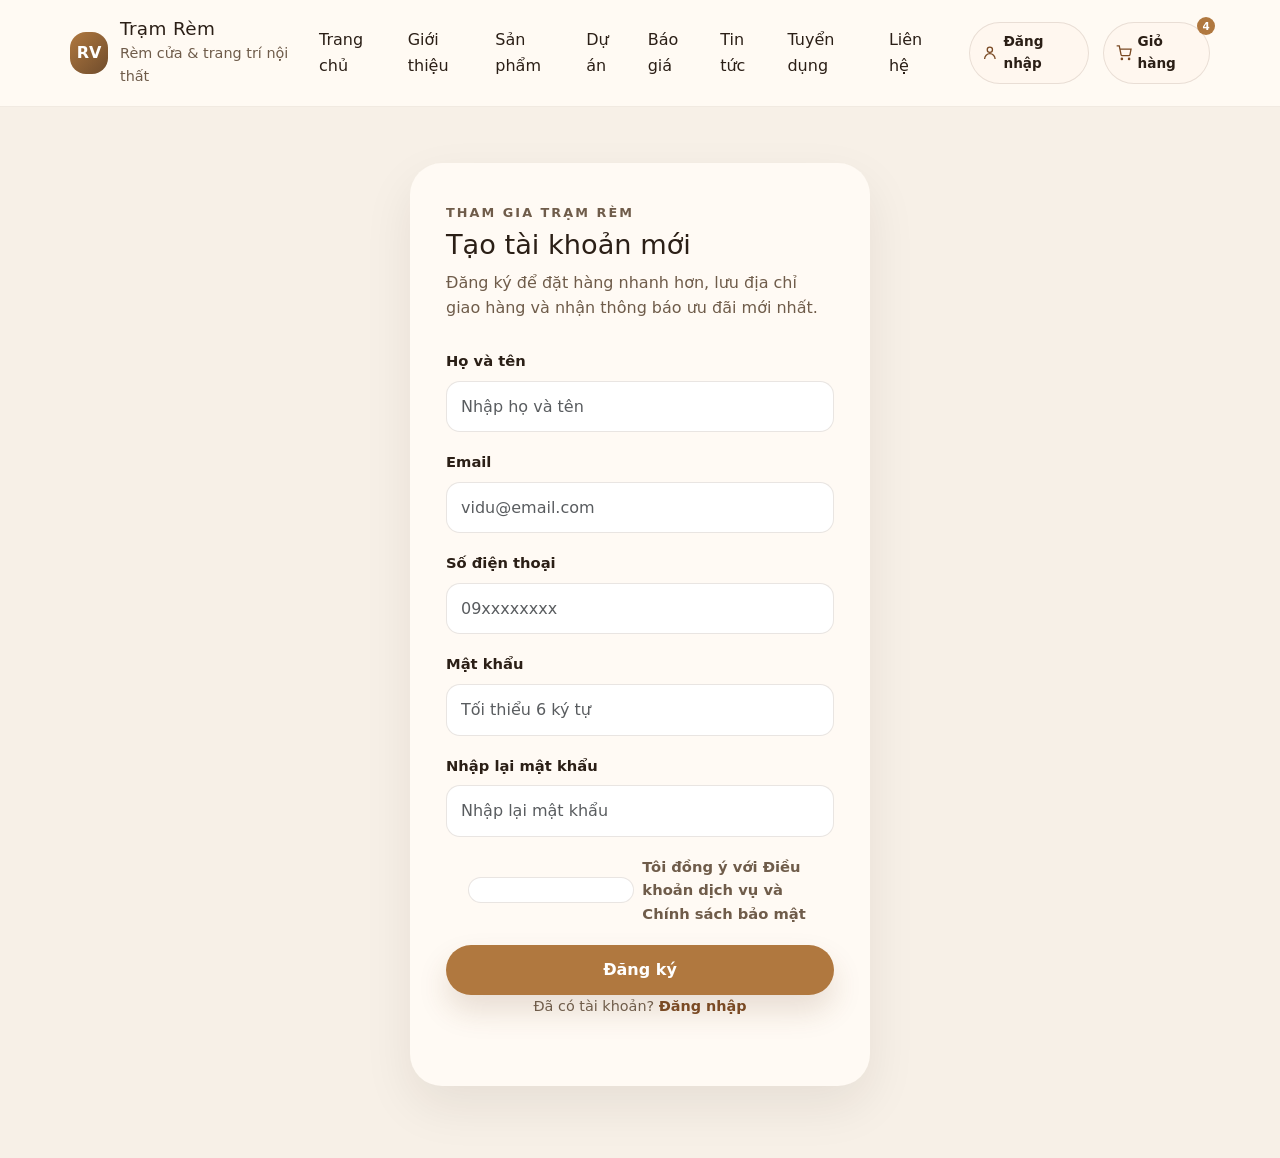
<file: register.html>
<!DOCTYPE html>
<html lang="vi">
<head>
  <meta charset="UTF-8" />
  <meta name="viewport" content="width=device-width, initial-scale=1.0" />
  <meta name="description" content="Đăng ký tài khoản Trạm Rèm để đặt hàng nhanh, lưu thông tin giao hàng và nhận ưu đãi thành viên." />
  <title>Đăng ký | Trạm Rèm</title>
  <!-- Bootstrap 5.3.3 - required framework for responsive UI -->
  <link rel="stylesheet" href="https://cdn.jsdelivr.net/npm/bootstrap@5.3.3/dist/css/bootstrap.min.css" />
  <link rel="stylesheet" href="assets/css/styles.css" />
</head>
<body>
  <header class="header">
    <div class="container header-inner">
      <a href="index.html" class="logo">
        <span class="logo-mark">RV</span>
        <span class="logo-text">
          <h1>Trạm Rèm</h1>
          <p>Rèm cửa & trang trí nội thất</p>
        </span>
      </a>
      <nav class="navbar" aria-label="Menu chính">
        <ul class="menu">
          <li class="menu-item"><a href="index.html">Trang chủ</a></li>
          <li class="menu-item"><a href="about.html">Giới thiệu</a></li>
          <li class="menu-item"><a href="category.html">Sản phẩm</a></li>
          <li class="menu-item"><a href="projects.html">Dự án</a></li>
          <li class="menu-item"><a href="quote.html">Báo giá</a></li>
          <li class="menu-item"><a href="news.html">Tin tức</a></li>
          <li class="menu-item"><a href="careers.html">Tuyển dụng</a></li>
          <li class="menu-item"><a href="contact.html">Liên hệ</a></li>
        </ul>
      </nav>
      <div class="header-actions">
        <a href="login.html" class="icon-link" id="accountLink">
          <svg viewBox="0 0 24 24" fill="none" stroke="currentColor" stroke-width="2"><path d="M20 21a8 8 0 1 0-16 0"/><circle cx="12" cy="7" r="4"/></svg>
          <span id="accountLabel">Đăng nhập</span>
        </a>
        <a href="cart.html" class="icon-link">
          <svg viewBox="0 0 24 24" fill="none" stroke="currentColor" stroke-width="2"><circle cx="9" cy="21" r="1"/><circle cx="20" cy="21" r="1"/><path d="M1 1h4l2.68 13.39a2 2 0 0 0 2 1.61h9.72a2 2 0 0 0 2-1.61L23 6H6"/></svg>
          <span>Giỏ hàng</span>
          <span class="cart-badge" id="cartBadge">0</span>
        </a>
      </div>
    </div>
  </header>

  <main class="container">
    <section class="auth-section">
      <div class="auth-card">
        <p class="eyebrow">Tham gia Trạm Rèm</p>
        <h2>Tạo tài khoản mới</h2>
        <p>Đăng ký để đặt hàng nhanh hơn, lưu địa chỉ giao hàng và nhận thông báo ưu đãi mới nhất.</p>

        <div class="form-success" id="registerSuccess">Đăng ký thành công! Đang chuyển đến trang đăng nhập…</div>

        <form class="auth-form" id="registerForm" novalidate>
          <div class="form-field" id="fullNameField">
            <label for="fullName">Họ và tên</label>
            <input class="form-control" type="text" id="fullName" name="fullName" placeholder="Nhập họ và tên" autocomplete="name" />
            <span class="field-error">Vui lòng nhập họ tên (ít nhất 2 ký tự).</span>
          </div>
          <div class="form-field" id="regEmailField">
            <label for="regEmail">Email</label>
            <input class="form-control" type="email" id="regEmail" name="email" placeholder="vidu@email.com" autocomplete="email" />
            <span class="field-error">Vui lòng nhập email hợp lệ (ví dụ: ten@email.com).</span>
          </div>
          <div class="form-field" id="phoneField">
            <label for="phone">Số điện thoại</label>
            <input class="form-control" type="tel" id="phone" name="phone" placeholder="09xxxxxxxx" autocomplete="tel" />
            <span class="field-error">Số điện thoại Việt Nam gồm 10 số, bắt đầu bằng 0.</span>
          </div>
          <div class="form-field" id="regPasswordField">
            <label for="regPassword">Mật khẩu</label>
            <input class="form-control" type="password" id="regPassword" name="password" placeholder="Tối thiểu 6 ký tự" autocomplete="new-password" />
            <span class="field-error">Mật khẩu phải có ít nhất 6 ký tự.</span>
          </div>
          <div class="form-field" id="confirmPasswordField">
            <label for="confirmPassword">Nhập lại mật khẩu</label>
            <input class="form-control" type="password" id="confirmPassword" name="confirmPassword" placeholder="Nhập lại mật khẩu" autocomplete="new-password" />
            <span class="field-error">Mật khẩu nhập lại không khớp.</span>
          </div>
          <div class="form-field" id="termsField">
            <label class="form-check">
              <input class="form-control" type="checkbox" id="acceptTerms" /> Tôi đồng ý với Điều khoản dịch vụ và Chính sách bảo mật
            </label>
            <span class="field-error">Bạn cần đồng ý điều khoản để tiếp tục.</span>
          </div>
          <button type="submit" class="auth-submit btn btn-primary">Đăng ký</button>
        </form>

        <p class="auth-switch">Đã có tài khoản? <a href="login.html">Đăng nhập</a></p>
      </div>
    </section>
  </main>

  <script src="assets/js/shop.js"></script>
  <script>
    (function () {
      const form = document.getElementById('registerForm');
      const fields = {
        fullName: { wrap: document.getElementById('fullNameField'), input: document.getElementById('fullName') },
        email: { wrap: document.getElementById('regEmailField'), input: document.getElementById('regEmail') },
        phone: { wrap: document.getElementById('phoneField'), input: document.getElementById('phone') },
        password: { wrap: document.getElementById('regPasswordField'), input: document.getElementById('regPassword') },
        confirmPassword: { wrap: document.getElementById('confirmPasswordField'), input: document.getElementById('confirmPassword') },
        terms: { wrap: document.getElementById('termsField'), input: document.getElementById('acceptTerms') }
      };
      const successBox = document.getElementById('registerSuccess');

      const emailPattern = /^[^\s@]+@[^\s@]+\.[^\s@]+$/;
      const phonePattern = /^0\d{9}$/;

      function setInvalid(field, invalid) {
        field.wrap.classList.toggle('invalid', invalid);
      }

      function validate() {
        let valid = true;

        const nameOk = fields.fullName.input.value.trim().length >= 2;
        setInvalid(fields.fullName, !nameOk);
        valid = valid && nameOk;

        const emailOk = emailPattern.test(fields.email.input.value.trim());
        setInvalid(fields.email, !emailOk);
        valid = valid && emailOk;

        const phoneOk = phonePattern.test(fields.phone.input.value.trim());
        setInvalid(fields.phone, !phoneOk);
        valid = valid && phoneOk;

        const passOk = fields.password.input.value.trim().length >= 6;
        setInvalid(fields.password, !passOk);
        valid = valid && passOk;

        const confirmOk = passOk && fields.confirmPassword.input.value.trim() === fields.password.input.value.trim();
        setInvalid(fields.confirmPassword, !confirmOk);
        valid = valid && confirmOk;

        const termsOk = fields.terms.input.checked;
        setInvalid(fields.terms, !termsOk);
        valid = valid && termsOk;

        return valid;
      }

      Object.values(fields).forEach(({ input }) => {
        input.addEventListener('input', validate);
        input.addEventListener('change', validate);
      });

      form.addEventListener('submit', function (event) {
        event.preventDefault();
        if (!validate()) return;

        trSetUser({
          name: fields.fullName.input.value.trim(),
          email: fields.email.input.value.trim().toLowerCase(),
          phone: fields.phone.input.value.trim()
        });

        successBox.classList.add('show');
        form.reset();
        setTimeout(() => { window.location.href = 'login.html'; }, 1400);
      });
    })();
  </script>
  <!-- Bootstrap 5.3.3 JavaScript bundle -->
  <script src="https://cdn.jsdelivr.net/npm/bootstrap@5.3.3/dist/js/bootstrap.bundle.min.js"></script>

</body>
</html>
</file>
<file: assets/css/styles.css>
/* Global styles */
:root {
  --bg: #f7f0e7;
  --surface: #fffaf4;
  --surface-strong: #fff7ef;
  --text: #2b1f16;
  --muted: #6f5c4a;
  --accent: #b0783f;
  --accent-dark: #7a4a24;
  --border: rgba(107, 82, 60, 0.15);
  --shadow: 0 20px 50px rgba(38, 24, 14, 0.08);
  --radius: 22px;
  font-family: "Inter", system-ui, sans-serif;
}

* {
  box-sizing: border-box;
}

html {
  scroll-behavior: smooth;
}

body {
  margin: 0;
  background: var(--bg);
  color: var(--text);
  line-height: 1.6;
}

img {
  max-width: 100%;
  display: block;
}

button,
a {
  font: inherit;
}

a {
  color: inherit;
  text-decoration: none;
}

button {
  cursor: pointer;
}

.container {
  width: min(1200px, calc(100% - 32px));
  margin: 0 auto;
}

.header {
  position: sticky;
  top: 0;
  z-index: 50;
  background: rgba(255, 250, 244, 0.96);
  border-bottom: 1px solid rgba(139, 115, 89, 0.12);
  backdrop-filter: blur(10px);
}

.header-inner {
  display: flex;
  align-items: center;
  justify-content: space-between;
  gap: 1rem;
  padding: 18px 0;
}

.logo {
  display: flex;
  align-items: center;
  gap: 0.75rem;
}

.logo-mark {
  width: 42px;
  height: 42px;
  background: linear-gradient(135deg, #b0783f 0%, #6f4c2c 100%);
  border-radius: 16px;
  display: grid;
  place-items: center;
  color: #fff;
  font-weight: 800;
}

.logo-text {
  display: grid;
  gap: 0.1rem;
}

.logo-text h1 {
  margin: 0;
  font-size: 1.15rem;
  letter-spacing: 0.02em;
}

.logo-text p {
  margin: 0;
  color: var(--muted);
  font-size: 0.9rem;
}

.navbar {
  display: flex;
  align-items: center;
  gap: 2rem;
}

.menu {
  display: flex;
  align-items: center;
  gap: 1.2rem;
  list-style: none;
  margin: 0;
  padding: 0;
}

.menu-item {
  position: relative;
}

.menu-item > a {
  color: var(--text);
  font-weight: 500;
}

.menu-item:hover .dropdown,
.menu-item:focus-within .dropdown {
  opacity: 1;
  visibility: visible;
  transform: translateY(0);
}

.dropdown {
  position: absolute;
  top: 100%;
  left: 0;
  min-width: 240px;
  padding: 18px;
  border-radius: 20px;
  background: #fff;
  border: 1px solid rgba(107, 82, 60, 0.12);
  box-shadow: var(--shadow);
  opacity: 0;
  visibility: hidden;
  transform: translateY(10px);
  transition: opacity 180ms ease, transform 180ms ease, visibility 180ms ease;
}

.dropdown-grid {
  display: grid;
  gap: 16px;
}

.dropdown-group h4 {
  margin: 0 0 10px;
  color: var(--accent-dark);
  font-size: 0.95rem;
}

.dropdown-group a {
  display: block;
  margin: 6px 0;
  color: var(--muted);
}

.contact-chip {
  display: flex;
  align-items: center;
  gap: 0.5rem;
  padding: 12px 16px;
  border-radius: 999px;
  background: rgba(176, 120, 63, 0.12);
  color: var(--accent-dark);
  font-weight: 600;
}

.contact-chip span {
  display: inline-block;
}

.mobile-toggle {
  display: none;
  border: none;
  background: none;
}

.mobile-toggle svg {
  width: 28px;
  height: 28px;
}

.mobile-menu {
  display: none;
  background: #fff8f2;
  padding: 18px 20px 24px;
}

.mobile-menu.open {
  display: block;
}

.mobile-menu nav {
  display: grid;
  gap: 14px;
}

.mobile-menu a {
  display: block;
  color: var(--text);
  font-weight: 600;
}

.hero {
  padding: 24px 0 48px;
}

.hero-banner {
  min-height: 560px;
  padding: 48px 56px;
  border-radius: 36px;
  overflow: hidden;
  background:
    linear-gradient(90deg, rgba(18, 12, 7, 0.84) 0%, rgba(18, 12, 7, 0.48) 45%, rgba(18, 12, 7, 0.2) 100%),
    url('../../img/1785340319876_110670242217108134_5397556401215932360_4a1f5630b757c2686a511be6ff5ea447.jpg') center/cover no-repeat;
  display: flex;
  align-items: center;
  box-shadow: var(--shadow);
}

.hero-copy {
  padding: 32px 0;
  max-width: 620px;
}

.hero-banner .hero-copy {
  padding: 0;
  color: #fff;
}

.hero-banner .hero-copy p {
  color: rgba(255, 255, 255, 0.92);
}

.hero-banner .hero-copy .hero-text {
  color: rgba(255, 255, 255, 0.88);
  max-width: 100%;
}

.hero-banner .hero-copy h2 {
  color: #fff;
  text-shadow: 0 8px 28px rgba(0, 0, 0, 0.25);
}

.hero-banner .btn {
  background: linear-gradient(135deg, #fff2df 0%, #f0c98a 100%);
  color: var(--accent-dark);
}

.hero-banner .btn-secondary {
  background: rgba(255, 255, 255, 0.16);
  color: #fff;
  border: 1px solid rgba(255, 255, 255, 0.3);
  backdrop-filter: blur(8px);
}

.hero-copy p {
  margin: 0 0 14px;
  color: var(--accent-dark);
  font-weight: 700;
  text-transform: uppercase;
  letter-spacing: 0.14em;
  font-size: 0.8rem;
}

.hero-copy h2 {
  margin: 0 0 24px;
  font-size: clamp(2.4rem, 4vw, 3.8rem);
  line-height: 1.05;
}

.hero-copy .hero-text {
  max-width: 620px;
  color: #544339;
}

.hero-buttons {
  display: flex;
  flex-wrap: wrap;
  gap: 16px;
  margin-top: 28px;
}

.btn, .btn-secondary {
  border: none;
  border-radius: 999px;
  padding: 14px 26px;
  transition: transform 180ms ease, background-color 180ms ease, box-shadow 180ms ease;
}

.btn {
  background: linear-gradient(135deg, var(--accent), #8f5c33);
  color: #fff;
  box-shadow: 0 16px 30px rgba(103, 58, 26, 0.15);
}

.btn-secondary {
  background: rgba(255, 250, 244, 0.96);
  color: var(--text);
  border: 1px solid rgba(139, 115, 89, 0.2);
}

.btn:hover,
.btn-secondary:hover {
  transform: translateY(-1px);
}

.hero-figure {
  position: relative;
  border-radius: 30px;
  overflow: hidden;
  box-shadow: var(--shadow);
}

.hero-figure::after {
  content: "";
  position: absolute;
  inset: 0;
  background: linear-gradient(180deg, rgba(44, 27, 11, 0) 0%, rgba(28, 14, 3, 0.28) 100%);
}

.hero-figure img {
  width: 100%;
  height: 100%;
  object-fit: cover;
}

.featured-bar {
  margin-top: 42px;
  display: grid;
  gap: 28px;
  grid-template-columns: 1fr 1.1fr;
  align-items: start;
}

.promo-card {
  background: linear-gradient(135deg, #fff6ed, #f1e4d4);
  border-radius: 32px;
  padding: 32px;
  box-shadow: var(--shadow);
}

.promo-card span.label {
  display: inline-block;
  margin-bottom: 14px;
  color: var(--accent-dark);
  font-weight: 700;
}

.promo-card h3 {
  margin: 0 0 16px;
  font-size: 1.8rem;
}

.promo-tabs {
  display: flex;
  gap: 12px;
  flex-wrap: wrap;
  margin-top: 18px;
}

.promo-tab {
  padding: 12px 18px;
  border-radius: 999px;
  background: rgba(255, 255, 255, 0.85);
  border: 1px solid rgba(139, 115, 89, 0.12);
  color: var(--muted);
}

.promo-tab.active {
  background: var(--accent);
  color: #fff;
  border-color: transparent;
}

.products-grid {
  display: grid;
  gap: 20px;
  grid-template-columns: repeat(3, minmax(0, 1fr));
}

.product-card {
  background: #fff;
  border-radius: 28px;
  overflow: hidden;
  box-shadow: var(--shadow);
}

.product-card img {
  aspect-ratio: 4 / 3;
  object-fit: cover;
}

.product-info {
  padding: 22px;
}

.product-info h3 {
  margin: 0 0 10px;
  font-size: 1.08rem;
}

.product-info p {
  margin: 0 0 16px;
  color: var(--muted);
}

.price {
  display: inline-flex;
  align-items: center;
  gap: 0.5rem;
  font-weight: 700;
  color: var(--accent-dark);
}

.product-card button {
  margin-top: 22px;
  width: 100%;
  background: var(--accent);
  color: #fff;
  border: none;
  border-radius: 999px;
  padding: 14px;
}

.section-title {
  display: flex;
  justify-content: space-between;
  align-items: baseline;
  margin-bottom: 18px;
}

.section-title h2 {
  margin: 0;
  font-size: 1.9rem;
}

.section-title a {
  color: var(--accent-dark);
  font-weight: 600;
}

.news-grid {
  display: grid;
  gap: 20px;
  grid-template-columns: repeat(3, minmax(0, 1fr));
}

.news-card {
  background: #fff;
  border-radius: 24px;
  overflow: hidden;
  box-shadow: var(--shadow);
}

.news-card img,
.news-card iframe {
  width: 100%;
  height: 190px;
  object-fit: cover;
}

.news-card-content {
  padding: 20px;
}

.news-card-content h3 {
  margin: 0 0 10px;
  font-size: 1.08rem;
}

.news-card-content p {
  margin: 0 0 16px;
  color: var(--muted);
}

.news-card-content a {
  color: var(--accent);
  font-weight: 600;
}

.newsletter {
  margin: 60px 0 0;
  padding: 42px 32px;
  background: #fff;
  border-radius: 32px;
  box-shadow: var(--shadow);
}

.newsletter h3 {
  margin: 0 0 16px;
}

.newsletter p {
  margin: 0 0 24px;
  color: var(--muted);
}

.newsletter-form {
  display: grid;
  grid-template-columns: 1fr auto;
  gap: 16px;
}

.newsletter-form input,
.newsletter-form button {
  border: 1px solid rgba(107, 82, 60, 0.14);
  border-radius: 999px;
  padding: 16px 18px;
}

.newsletter-form input {
  background: #fff;
}

.newsletter-form button {
  background: var(--accent);
  color: #fff;
  border: none;
}

.popup {
  position: fixed;
  inset: 0;
  display: none;
  align-items: center;
  justify-content: center;
  background: rgba(16, 9, 5, 0.48);
  z-index: 80;
}

.popup.open {
  display: flex;
}

.popup-panel {
  position: relative;
  width: min(560px, calc(100% - 32px));
  background: #fff;
  border-radius: 32px;
  box-shadow: var(--shadow);
  overflow: hidden;
}

.popup-header {
  padding: 28px 28px 14px;
}

.popup-header h3,
.popup-header p {
  margin: 0;
}

.popup-header p {
  margin-top: 12px;
  color: var(--muted);
}

.popup-body {
  padding: 0 28px 28px;
}

.popup-body form {
  display: grid;
  gap: 16px;
}

.popup-body label {
  display: grid;
  gap: 8px;
  font-size: 0.95rem;
}

.popup-body input,
.popup-body textarea {
  width: 100%;
  border: 1px solid rgba(107, 82, 60, 0.15);
  border-radius: 16px;
  padding: 14px 16px;
  font: inherit;
}

.popup-body button {
  width: 100%;
  border: none;
  border-radius: 999px;
  padding: 14px;
  background: var(--accent);
  color: #fff;
}

.popup-close {
  position: absolute;
  top: 18px;
  right: 18px;
  background: rgba(0, 0, 0, 0.12);
  color: #222;
  font-size: 1.4rem;
  border: none;
  border-radius: 999px;
  width: 40px;
  height: 40px;
  display: grid;
  place-items: center;
  cursor: pointer;
  box-shadow: 0 12px 24px rgba(0, 0, 0, 0.08);
}
.popup-close:hover {
  background: rgba(0, 0, 0, 0.18);
}

.intro-showcase {
  margin: 64px 0 0;
  display: grid;
  gap: 20px;
}

.intro-card {
  display: grid;
  grid-template-columns: 1.05fr 0.95fr;
  gap: 24px;
  padding: 28px;
  border-radius: 32px;
  background: linear-gradient(135deg, #fffaf4 0%, #f8ebda 100%);
  box-shadow: var(--shadow);
  align-items: center;
}

.eyebrow {
  margin: 0 0 10px;
  color: var(--accent-dark);
  font-weight: 700;
  letter-spacing: 0.16em;
  text-transform: uppercase;
  font-size: 0.8rem;
}

.intro-copy h2 {
  margin: 0 0 14px;
  font-size: clamp(1.8rem, 2.7vw, 2.5rem);
  line-height: 1.2;
}

.intro-copy p {
  margin: 0 0 16px;
  color: var(--muted);
}

.intro-highlights {
  display: grid;
  gap: 10px;
  margin: 18px 0 22px;
}

.intro-highlights div {
  padding: 10px 12px;
  border-radius: 14px;
  background: rgba(176, 120, 63, 0.08);
  color: var(--text);
  font-weight: 500;
}

.intro-media {
  position: relative;
  border-radius: 24px;
  overflow: hidden;
}

.intro-media img {
  width: 100%;
  height: 320px;
  object-fit: cover;
}

.intro-badge {
  position: absolute;
  left: 18px;
  bottom: 18px;
  background: rgba(255, 255, 255, 0.95);
  color: var(--accent-dark);
  padding: 10px 14px;
  border-radius: 999px;
  font-weight: 700;
  box-shadow: 0 10px 22px rgba(0, 0, 0, 0.12);
}

.intro-features {
  display: grid;
  grid-template-columns: repeat(3, minmax(0, 1fr));
  gap: 16px;
}

.intro-features article {
  background: #fff;
  padding: 20px;
  border-radius: 22px;
  box-shadow: var(--shadow);
  display: grid;
  gap: 6px;
}

.intro-features strong {
  color: var(--accent-dark);
}

.intro-features span {
  color: var(--muted);
  font-size: 0.95rem;
}

.product-categories {
  margin: 64px 0 0;
}

.category-grid {
  display: grid;
  gap: 18px;
  grid-template-columns: repeat(4, minmax(0, 1fr));
}

.category-card {
  background: #fff;
  border-radius: 28px;
  padding: 20px;
  text-align: center;
  box-shadow: var(--shadow);
  overflow: hidden;
}

.category-card img {
  width: 100%;
  height: 180px;
  object-fit: cover;
  border-radius: 20px;
  margin-bottom: 16px;
}

.category-card .icon {
  width: 72px;
  height: 72px;
  margin: 0 auto 16px;
  border-radius: 22px;
  background: linear-gradient(135deg, rgba(176,120,63,0.16), rgba(176,120,63,0.05));
  display: grid;
  place-items: center;
  color: var(--accent-dark);
  font-size: 1.8rem;
}

.category-card h3 {
  margin: 0 0 10px;
  font-size: 1.05rem;
}

.category-card p {
  margin: 0;
  color: var(--muted);
}

.category-card .category-price {
  margin-top: 14px;
  font-weight: 700;
  color: var(--accent-dark);
}

.brand-trust {
  margin-top: 60px;
  display: grid;
  grid-template-columns: repeat(4, minmax(0, 1fr));
  gap: 18px;
}

.brand-block {
  background: #fff;
  border-radius: 24px;
  padding: 20px;
  text-align: center;
  box-shadow: var(--shadow);
}

.brand-block strong {
  display: block;
  font-size: 1.6rem;
  color: var(--accent);
}

.brand-block span {
  color: var(--muted);
}

.footer {
  margin-top: 64px;
  padding: 46px 0 28px;
  background: #302513;
  color: #f3ede7;
}

.footer-grid {
  display: grid;
  grid-template-columns: repeat(4, minmax(0, 1fr));
  gap: 24px;
}

.footer h3 {
  margin-top: 0;
  color: #f8f2e8;
}

.footer a {
  color: #d7c7b0;
}

.footer p,
.footer a {
  font-size: 0.95rem;
}

.footer .socials {
  display: flex;
  gap: 12px;
  flex-wrap: wrap;
}

.footer .socials a {
  background: rgba(255,255,255,0.08);
  padding: 10px 14px;
  border-radius: 999px;
}

.footer-bottom {
  margin-top: 36px;
  border-top: 1px solid rgba(255,255,255,0.12);
  padding-top: 18px;
  display: flex;
  justify-content: space-between;
  gap: 1rem;
  flex-wrap: wrap;
  color: rgba(255,255,255,0.72);
}

@media (max-width: 1120px) {
  .hero-grid,
  .featured-bar,
  .products-grid,
  .news-grid,
  .footer-grid,
  .brand-trust,
  .intro-card,
  .intro-features {
    grid-template-columns: 1fr;
  }
}

@media (max-width: 860px) {
  .navbar {
    display: none;
  }

  .mobile-toggle {
    display: block;
  }

  .hero {
    padding-top: 36px;
  }

  .hero-copy h2 {
    font-size: 2.6rem;
  }

  .page-hero {
    grid-template-columns: 1fr;
  }
}

@media (max-width: 720px) {
  .container {
    width: calc(100% - 24px);
  }

  .header-inner {
    gap: 0.75rem;
  }

  .section-title {
    flex-direction: column;
    align-items: flex-start;
    gap: 10px;
  }

  .product-card button {
    padding: 14px 16px;
  }

  .intro-card {
    padding: 22px;
  }

  .intro-media img {
    height: 260px;
  }

  .promo-tabs {
    flex-direction: column;
  }

  .products-grid,
  .news-grid,
  .category-grid {
    grid-template-columns: 1fr;
  }

  .footer-grid {
    grid-template-columns: 1fr 1fr;
  }
}

@media (max-width: 520px) {
  .footer-grid {
    grid-template-columns: 1fr;
  }

  .news-card img,
  .news-card iframe {
    height: 160px;
  }
}

/* ===== Header actions: Account & Cart (added for ASM2 P6) ===== */
.header-actions {
  display: flex;
  align-items: center;
  gap: 14px;
  margin-left: 12px;
}

.icon-link {
  position: relative;
  display: inline-flex;
  align-items: center;
  gap: 6px;
  padding: 8px 12px;
  border-radius: 999px;
  background: var(--surface-strong);
  border: 1px solid var(--border);
  color: var(--text);
  font-size: 0.85rem;
  font-weight: 600;
  transition: background 0.2s ease, transform 0.2s ease;
}

.icon-link:hover {
  background: #f1e2cd;
  transform: translateY(-1px);
}

.icon-link svg {
  width: 18px;
  height: 18px;
  stroke: var(--accent-dark);
}

.cart-badge {
  position: absolute;
  top: -6px;
  right: -6px;
  min-width: 18px;
  height: 18px;
  padding: 0 4px;
  border-radius: 999px;
  background: var(--accent);
  color: #fff;
  font-size: 0.65rem;
  font-weight: 700;
  display: grid;
  place-items: center;
  line-height: 1;
}

/* ===== Auth pages: Login / Register ===== */
.auth-section {
  display: grid;
  place-items: center;
  padding: 56px 0 72px;
}

.auth-card {
  width: min(460px, 100%);
  background: var(--surface);
  border-radius: 32px;
  box-shadow: var(--shadow);
  padding: 40px 36px;
}

.auth-card .eyebrow {
  margin-bottom: 6px;
}

.auth-card h2 {
  margin: 0 0 8px;
  font-size: 1.7rem;
}

.auth-card > p {
  color: var(--muted);
  margin: 0 0 28px;
}

.auth-form {
  display: grid;
  gap: 18px;
}

.form-field {
  display: grid;
  gap: 8px;
}

.form-field label {
  font-weight: 600;
  font-size: 0.92rem;
}

.form-field input {
  width: 100%;
  padding: 12px 14px;
  border-radius: 14px;
  border: 1px solid var(--border);
  background: #fff;
  font: inherit;
  color: var(--text);
}

.form-field input:focus {
  outline: 2px solid var(--accent);
  outline-offset: 1px;
}

.form-field.invalid input {
  border-color: #c0392b;
}

.field-error {
  display: none;
  color: #c0392b;
  font-size: 0.8rem;
}

.form-field.invalid .field-error {
  display: block;
}

.form-check {
  display: flex;
  align-items: center;
  gap: 8px;
  font-size: 0.88rem;
  color: var(--muted);
}

.form-row-split {
  display: flex;
  align-items: center;
  justify-content: space-between;
  font-size: 0.85rem;
}

.form-row-split a {
  color: var(--accent-dark);
  font-weight: 600;
}

.auth-submit {
  width: 100%;
  border: none;
  padding: 13px 18px;
  border-radius: 999px;
  background: var(--accent);
  color: #fff;
  font-weight: 700;
  font-size: 1rem;
}

.auth-submit:hover {
  background: var(--accent-dark);
}

.form-success {
  display: none;
  background: #e6f5ea;
  border: 1px solid #9fd6b0;
  color: #1f6f37;
  padding: 12px 16px;
  border-radius: 14px;
  font-size: 0.9rem;
  margin-bottom: 18px;
}

.form-success.show {
  display: block;
}

.auth-switch {
  margin-top: 24px;
  text-align: center;
  color: var(--muted);
  font-size: 0.9rem;
}

.auth-switch a {
  color: var(--accent-dark);
  font-weight: 700;
}

/* ===== Profile page ===== */
.profile-grid {
  display: grid;
  grid-template-columns: 300px 1fr;
  gap: 24px;
  align-items: start;
}

.profile-card {
  background: var(--surface);
  border-radius: 28px;
  box-shadow: var(--shadow);
  padding: 32px 24px;
  text-align: center;
}

.profile-avatar {
  width: 96px;
  height: 96px;
  margin: 0 auto 16px;
  border-radius: 50%;
  background: linear-gradient(135deg, #b0783f 0%, #6f4c2c 100%);
  display: grid;
  place-items: center;
  color: #fff;
  font-size: 2rem;
  font-weight: 800;
}

.profile-card h3 {
  margin: 0 0 4px;
}

.profile-card p {
  color: var(--muted);
  margin: 0 0 20px;
  font-size: 0.9rem;
}

.profile-nav {
  display: grid;
  gap: 6px;
  text-align: left;
}

.profile-nav button {
  border: none;
  background: transparent;
  text-align: left;
  padding: 10px 14px;
  border-radius: 12px;
  font-weight: 600;
  color: var(--text);
}

.profile-nav button.active,
.profile-nav button:hover {
  background: var(--surface-strong);
  color: var(--accent-dark);
}

.profile-panel {
  background: var(--surface);
  border-radius: 28px;
  box-shadow: var(--shadow);
  padding: 32px;
}

.profile-panel h3 {
  margin-top: 0;
}

.info-grid {
  display: grid;
  grid-template-columns: 1fr 1fr;
  gap: 18px;
  margin-top: 20px;
}

.order-table {
  width: 100%;
  border-collapse: collapse;
  margin-top: 16px;
}

.order-table th,
.order-table td {
  text-align: left;
  padding: 12px 10px;
  border-bottom: 1px solid var(--border);
  font-size: 0.9rem;
}

.status-pill {
  display: inline-block;
  padding: 4px 12px;
  border-radius: 999px;
  font-size: 0.75rem;
  font-weight: 700;
}

.status-pill.delivered { background: #e6f5ea; color: #1f6f37; }
.status-pill.processing { background: #fdf1dc; color: #a06712; }
.status-pill.cancelled { background: #fbe4e2; color: #b33227; }

/* ===== Cart page ===== */
.cart-layout {
  display: grid;
  grid-template-columns: 1fr 340px;
  gap: 24px;
  align-items: start;
}

.cart-table-wrap {
  background: var(--surface);
  border-radius: 28px;
  box-shadow: var(--shadow);
  padding: 8px 24px;
}

.cart-table {
  width: 100%;
  border-collapse: collapse;
}

.cart-table th {
  text-align: left;
  padding: 16px 10px;
  border-bottom: 2px solid var(--border);
  font-size: 0.85rem;
  color: var(--muted);
  text-transform: uppercase;
  letter-spacing: 0.03em;
}

.cart-table td {
  padding: 18px 10px;
  border-bottom: 1px solid var(--border);
  vertical-align: middle;
}

.cart-product {
  display: flex;
  align-items: center;
  gap: 14px;
}

.cart-product img {
  width: 72px;
  height: 72px;
  object-fit: cover;
  border-radius: 14px;
}

.cart-product strong {
  display: block;
  font-size: 0.95rem;
}

.cart-product span {
  color: var(--muted);
  font-size: 0.8rem;
}

.qty-control {
  display: inline-flex;
  align-items: center;
  border: 1px solid var(--border);
  border-radius: 999px;
  overflow: hidden;
}

.qty-control button {
  border: none;
  background: var(--surface-strong);
  width: 32px;
  height: 32px;
  font-weight: 700;
}

.qty-control input {
  width: 42px;
  text-align: center;
  border: none;
  font: inherit;
  background: transparent;
}

.remove-item {
  border: none;
  background: transparent;
  color: #c0392b;
  font-weight: 700;
  cursor: pointer;
}

.cart-empty {
  text-align: center;
  padding: 48px 16px;
  color: var(--muted);
}

.cart-summary {
  background: var(--surface);
  border-radius: 28px;
  box-shadow: var(--shadow);
  padding: 28px 24px;
  position: sticky;
  top: 100px;
}

.cart-summary h3 {
  margin-top: 0;
}

.summary-row {
  display: flex;
  justify-content: space-between;
  padding: 10px 0;
  font-size: 0.92rem;
  color: var(--muted);
  border-bottom: 1px dashed var(--border);
}

.summary-row.total {
  color: var(--text);
  font-weight: 800;
  font-size: 1.1rem;
  border-bottom: none;
}

@media (max-width: 860px) {
  .profile-grid,
  .cart-layout {
    grid-template-columns: 1fr;
  }

  .info-grid {
    grid-template-columns: 1fr;
  }
}


/* ===========================================================
   Bootstrap 5 integration
   Bootstrap is loaded before this stylesheet so Trạm Rèm's
   original branding/layout remains unchanged. Bootstrap Grid,
   form-control, form-select and button utilities are used in
   the category and account pages.
   =========================================================== */
.product-card.col-12 { min-width: 0; }
</file>
